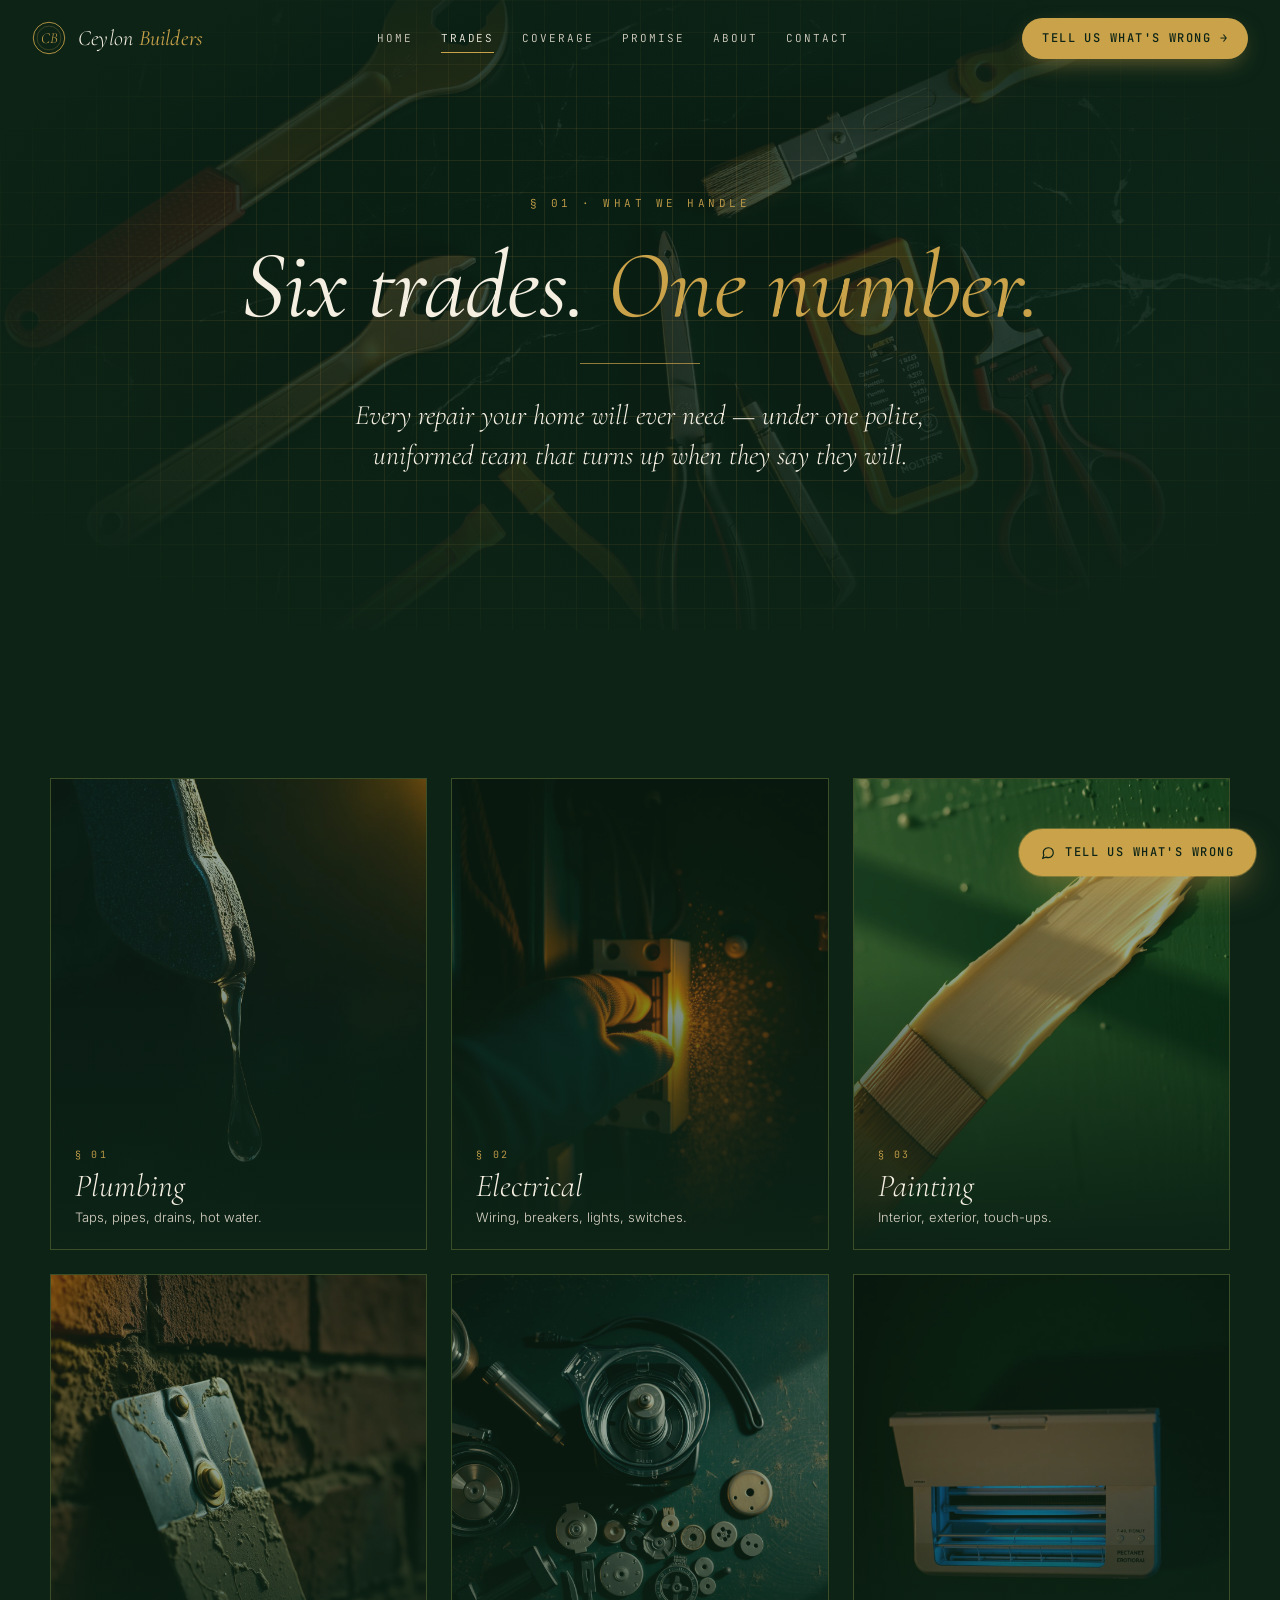
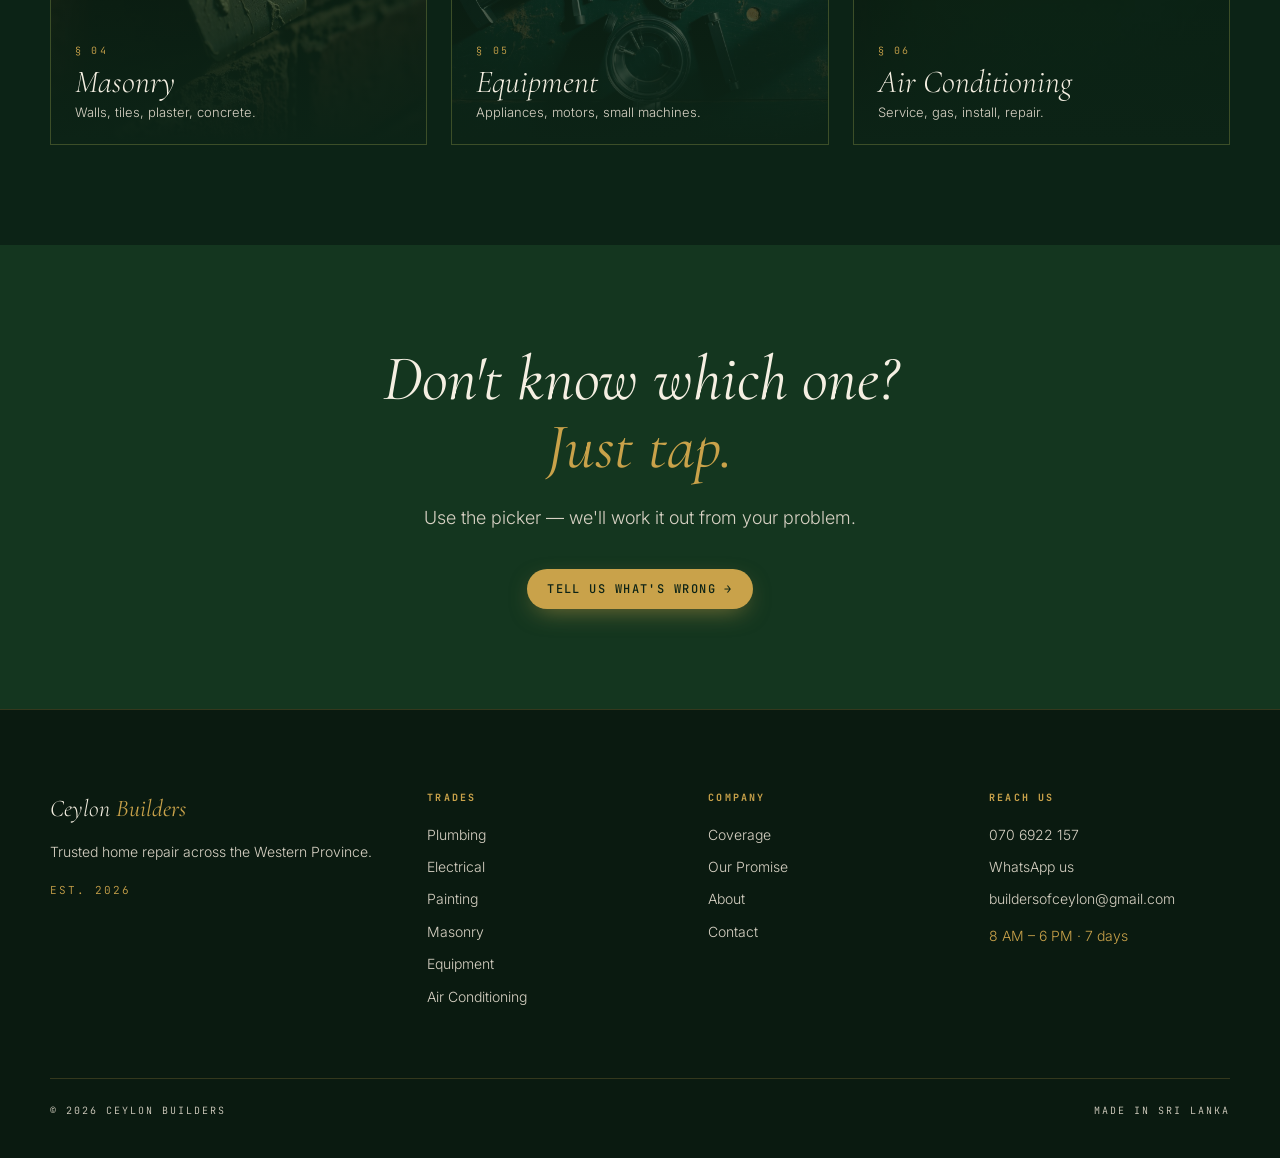
<file: trades/index.html>
<!doctype html>
<html lang="en">
<head>
<meta charset="utf-8">
<meta name="viewport" content="width=device-width,initial-scale=1">
<title>Trades — Ceylon Builders</title>
<meta name="description" content="Six trades, one number. Plumbing, electrical, painting, masonry, equipment repair and A/C across the Western Province.">
<meta property="og:title" content="Trades — Ceylon Builders">
<meta property="og:description" content="Six trades, one number. Plumbing, electrical, painting, masonry, equipment repair and A/C across the Western Province.">
<meta property="og:image" content="../assets/img/hero-trades.jpg">
<meta property="og:type" content="website">
<meta name="twitter:card" content="summary_large_image">
<link rel="preconnect" href="https://fonts.googleapis.com">
<link rel="preconnect" href="https://fonts.gstatic.com" crossorigin>
<link rel="stylesheet" href="https://fonts.googleapis.com/css2?family=Cormorant+Garamond:ital,wght@1,400;1,500&family=Inter:wght@300;400;500&family=JetBrains+Mono:wght@400;500&display=swap">
<link rel="stylesheet" href="../assets/css/site.css">
</head>
<body>
<header class="topbar">
  <a href="../index.html" class="brand">
    <svg class="brand-mark" viewBox="0 0 40 40" fill="none" xmlns="http://www.w3.org/2000/svg">
      <circle cx="20" cy="20" r="18.5" stroke="#c9a24a" stroke-width="1"/>
      <circle cx="20" cy="20" r="14" stroke="#c9a24a" stroke-width="0.6" opacity=".5"/>
      <text x="20" y="26" text-anchor="middle" font-family="Cormorant Garamond, serif" font-style="italic" font-size="18" fill="#c9a24a">CB</text>
    </svg>
    <span class="brand-name"><i>Ceylon</i> <b>Builders</b></span>
  </a>
  <nav class="nav">
    <a href="../index.html" class="">Home</a>
    <a href="../trades/index.html" class="active">Trades</a>
    <a href="../coverage.html" class="">Coverage</a>
    <a href="../promise.html" class="">Promise</a>
    <a href="../about.html" class="">About</a>
    <a href="../contact.html" class="">Contact</a>
  </nav>
  <a href="#" data-cb-picker class="cta-pill">Tell us what's wrong →</a>
  <button class="mobile-toggle" aria-label="Menu" onclick="document.querySelector('.nav').classList.toggle('open')">
    <svg width="22" height="22" viewBox="0 0 24 24" fill="none" stroke="currentColor" stroke-width="2"><path d="M3 6h18M3 12h18M3 18h18"/></svg>
  </button>
</header>
<section class="hero page-hero">
  <div class="hero-img-wrap">
    <img class="hero-img" src="../assets/img/hero-trades.jpg" alt="" loading="eager" fetchpriority="high">
  </div>
  <div class="grid-bg"></div>
  <div class="hero-inner">
    <div class="eyebrow">§ 01 · What we handle</div>
    <h1 class="wordmark"><i>Six trades.</i> <span class="amp">One number.</span></h1>
    <div class="hairline"></div>
    <p class="sub">Every repair your home will ever need — under one polite, uniformed team that turns up when they say they will.</p>
  </div>
</section>

<section class="section section-dark">
  <div class="wrap">
    <div class="trade-grid reveal">
      <a href="plumbing.html" class="trade-card"><span class="corner tl"></span><span class="corner tr"></span><span class="corner bl"></span><span class="corner br"></span><img src="../assets/img/trade-plumbing.jpg" alt="Plumbing" loading="lazy" width="1280" height="1600"><span class="arrow">→</span><div class="info"><div class="n">§ 01</div><div class="t">Plumbing</div><div class="d">Taps, pipes, drains, hot water.</div></div></a>
      <a href="electrical.html" class="trade-card"><span class="corner tl"></span><span class="corner tr"></span><span class="corner bl"></span><span class="corner br"></span><img src="../assets/img/trade-electrical.jpg" alt="Electrical" loading="lazy" width="1280" height="1600"><span class="arrow">→</span><div class="info"><div class="n">§ 02</div><div class="t">Electrical</div><div class="d">Wiring, breakers, lights, switches.</div></div></a>
      <a href="painting.html" class="trade-card"><span class="corner tl"></span><span class="corner tr"></span><span class="corner bl"></span><span class="corner br"></span><img src="../assets/img/trade-painting.jpg" alt="Painting" loading="lazy" width="1280" height="1600"><span class="arrow">→</span><div class="info"><div class="n">§ 03</div><div class="t">Painting</div><div class="d">Interior, exterior, touch-ups.</div></div></a>
      <a href="masonry.html" class="trade-card"><span class="corner tl"></span><span class="corner tr"></span><span class="corner bl"></span><span class="corner br"></span><img src="../assets/img/trade-masonry.jpg" alt="Masonry" loading="lazy" width="1280" height="1600"><span class="arrow">→</span><div class="info"><div class="n">§ 04</div><div class="t">Masonry</div><div class="d">Walls, tiles, plaster, concrete.</div></div></a>
      <a href="equipment.html" class="trade-card"><span class="corner tl"></span><span class="corner tr"></span><span class="corner bl"></span><span class="corner br"></span><img src="../assets/img/trade-equipment.jpg" alt="Equipment" loading="lazy" width="1280" height="1600"><span class="arrow">→</span><div class="info"><div class="n">§ 05</div><div class="t">Equipment</div><div class="d">Appliances, motors, small machines.</div></div></a>
      <a href="aircon.html" class="trade-card"><span class="corner tl"></span><span class="corner tr"></span><span class="corner bl"></span><span class="corner br"></span><img src="../assets/img/trade-aircon.jpg" alt="Air Conditioning" loading="lazy" width="1280" height="1600"><span class="arrow">→</span><div class="info"><div class="n">§ 06</div><div class="t">Air Conditioning</div><div class="d">Service, gas, install, repair.</div></div></a>
    </div>
  </div>
</section>

<section class="section section-mid center">
  <div class="wrap-narrow reveal">
    <h2 class="section-title">Don't know which one?<br><i style="color:var(--gold)">Just tap.</i></h2>
    <p class="section-lede" style="margin:0 auto 36px">Use the picker — we'll work it out from your problem.</p>
    <a href="#" data-cb-picker class="cta-pill">Tell us what's wrong →</a>
  </div>
</section>
<footer class="foot">
  <div class="foot-grid">
    <div>
      <div class="foot-mark"><i>Ceylon</i> <b>Builders</b></div>
      <p>Trusted home repair across the Western Province.</p>
      <p style="font-family:var(--mono); font-size:11px; letter-spacing:.18em; color:var(--gold); margin-top:18px">EST. 2026</p>
    </div>
    <div>
      <h4>Trades</h4>
      <a href="../trades/plumbing.html">Plumbing</a>
      <a href="../trades/electrical.html">Electrical</a>
      <a href="../trades/painting.html">Painting</a>
      <a href="../trades/masonry.html">Masonry</a>
      <a href="../trades/equipment.html">Equipment</a>
      <a href="../trades/aircon.html">Air Conditioning</a>
    </div>
    <div>
      <h4>Company</h4>
      <a href="../coverage.html">Coverage</a>
      <a href="../promise.html">Our Promise</a>
      <a href="../about.html">About</a>
      <a href="../contact.html">Contact</a>
    </div>
    <div>
      <h4>Reach us</h4>
      <a data-cb-tel><span data-cb-phone></span></a>
      <a data-cb-wa="Hi Ceylon Builders — I'd like to know more.">WhatsApp us</a>
      <a data-cb-email></a>
      <p data-cb-hours style="color:var(--gold); margin-top:14px"></p>
    </div>
  </div>
  <div class="foot-bottom">
    <span>© 2026 Ceylon Builders</span>
    <span>Made in Sri Lanka</span>
  </div>
</footer>

<script src="../assets/js/problems.js"></script>
<script src="../assets/js/site.js"></script>
</body>
</html>
</file>
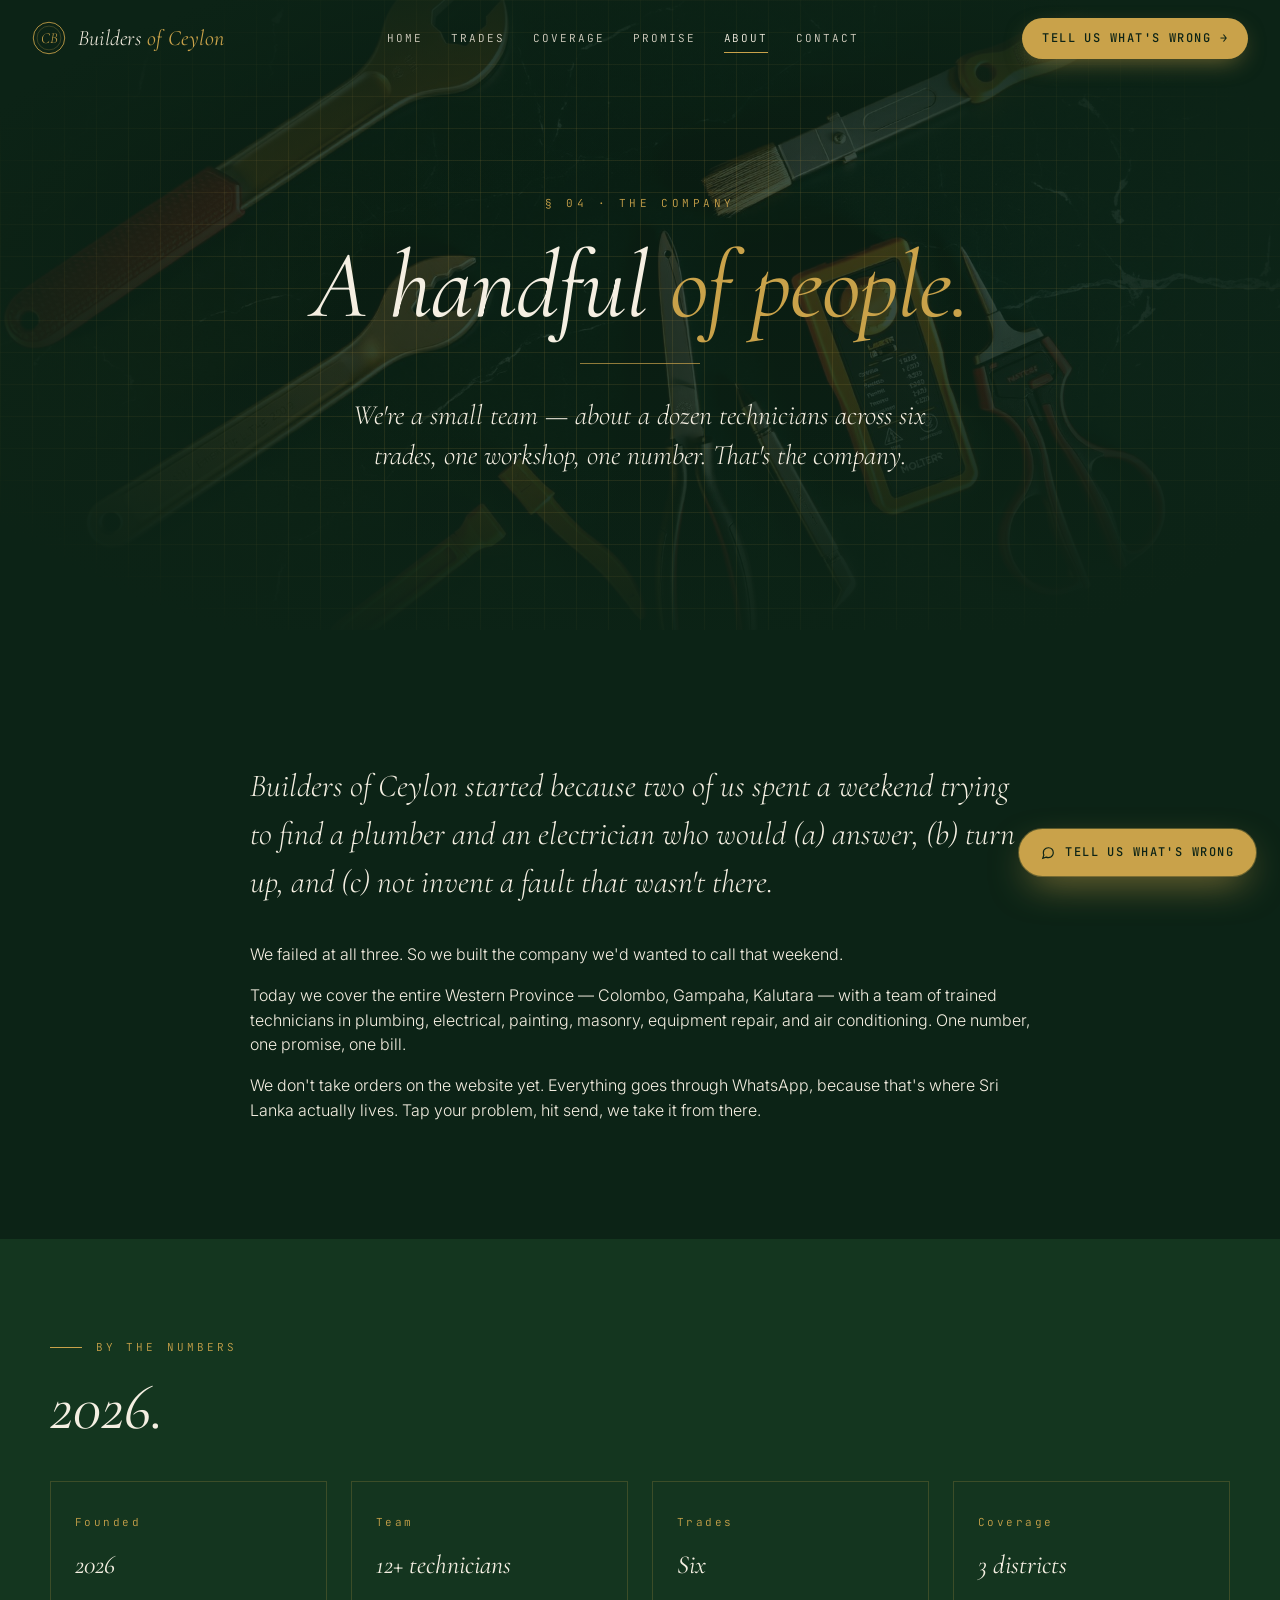
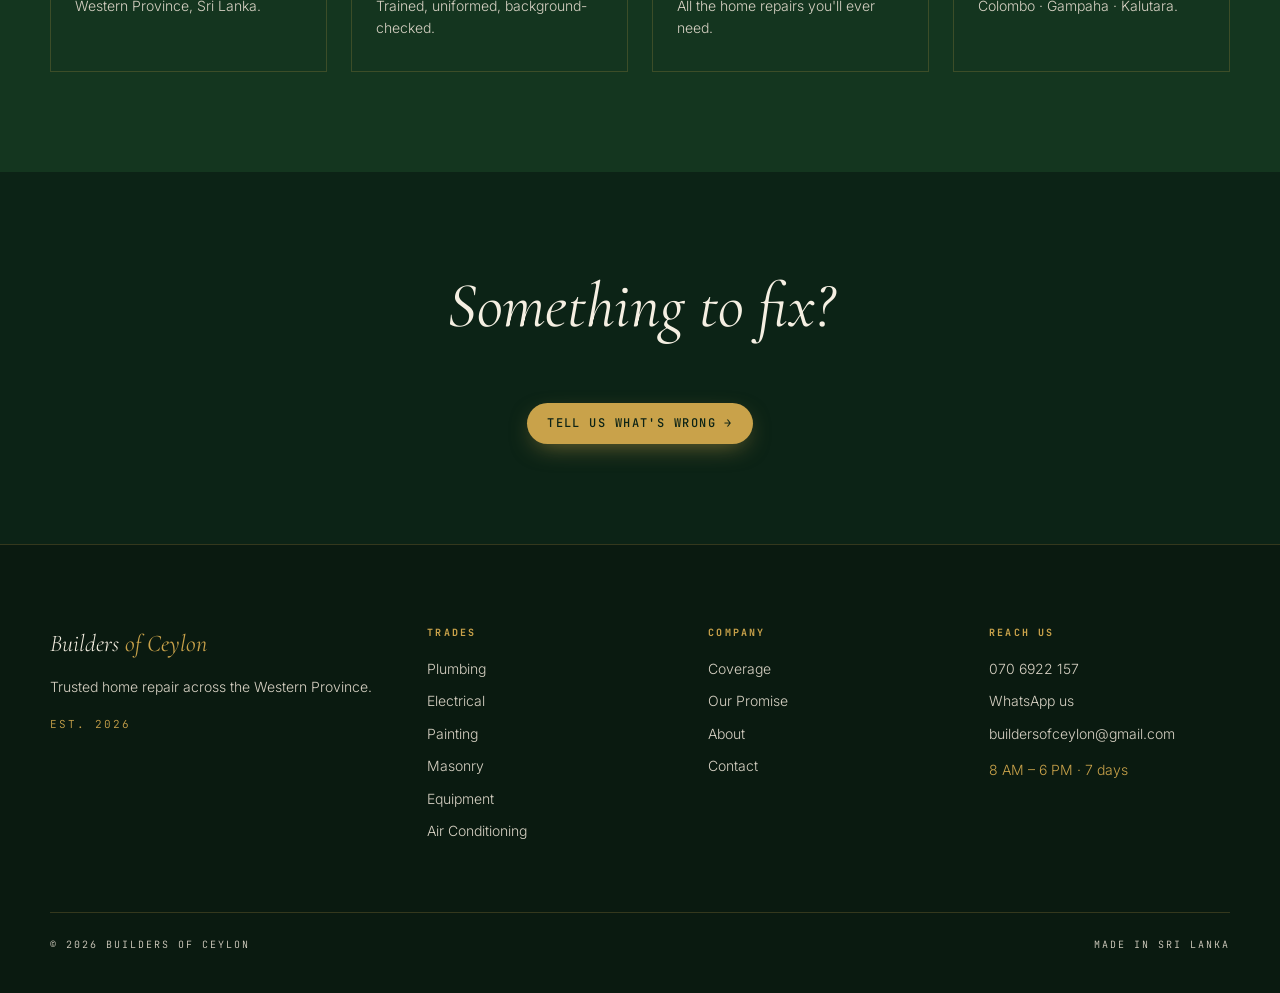
<file: about.html>
<!doctype html>
<html lang="en">
<head>
<meta charset="utf-8">
<meta name="viewport" content="width=device-width,initial-scale=1">
<title>About — Builders of Ceylon</title>
<link rel="icon" type="image/svg+xml" href="favicon.svg">
<meta name="description" content="A small team of trained technicians fixing homes across Sri Lanka's Western Province. Founded 2026.">
<meta property="og:title" content="About — Builders of Ceylon">
<meta property="og:description" content="A small team of trained technicians fixing homes across Sri Lanka's Western Province. Founded 2026.">
<meta property="og:image" content="assets/img/hero-trades.jpg">
<meta property="og:type" content="website">
<meta name="twitter:card" content="summary_large_image">
<link rel="preconnect" href="https://fonts.googleapis.com">
<link rel="preconnect" href="https://fonts.gstatic.com" crossorigin>
<link rel="stylesheet" href="https://fonts.googleapis.com/css2?family=Cormorant+Garamond:ital,wght@1,400;1,500&family=Inter:wght@300;400;500&family=JetBrains+Mono:wght@400;500&display=swap">
<link rel="stylesheet" href="assets/css/site.css">
<script type="text/javascript">
    (function(c,l,a,r,i,t,y){
        c[a]=c[a]||function(){(c[a].q=c[a].q||[]).push(arguments)};
        t=l.createElement(r);t.async=1;t.src="https://www.clarity.ms/tag/"+i;
        y=l.getElementsByTagName(r)[0];y.parentNode.insertBefore(t,y);
    })(window, document, "clarity", "script", "wsuok7t3o7");
</script>
</head>
<body>
<header class="topbar">
  <a href="index.html" class="brand">
    <svg class="brand-mark" viewBox="0 0 40 40" fill="none" xmlns="http://www.w3.org/2000/svg">
      <circle cx="20" cy="20" r="18.5" stroke="#c9a24a" stroke-width="1"/>
      <circle cx="20" cy="20" r="14" stroke="#c9a24a" stroke-width="0.6" opacity=".5"/>
      <text x="20" y="26" text-anchor="middle" font-family="Cormorant Garamond, serif" font-style="italic" font-size="18" fill="#c9a24a">CB</text>
    </svg>
    <span class="brand-name"><i>Builders</i> <b>of Ceylon</b></span>
  </a>
  <nav class="nav">
    <a href="index.html" class="">Home</a>
    <a href="trades/index.html" class="">Trades</a>
    <a href="coverage.html" class="">Coverage</a>
    <a href="promise.html" class="">Promise</a>
    <a href="about.html" class="active">About</a>
    <a href="contact.html" class="">Contact</a>
  </nav>
  <a href="#" data-cb-picker class="cta-pill">Tell us what's wrong →</a>
  <button class="mobile-toggle" aria-label="Menu" onclick="document.querySelector('.nav').classList.toggle('open')">
    <svg width="22" height="22" viewBox="0 0 24 24" fill="none" stroke="currentColor" stroke-width="2"><path d="M3 6h18M3 12h18M3 18h18"/></svg>
  </button>
</header>
<section class="hero page-hero">
  <div class="hero-img-wrap">
    <img class="hero-img" src="assets/img/hero-trades.jpg" alt="" loading="eager" fetchpriority="high">
  </div>
  <div class="grid-bg"></div>
  <div class="hero-inner">
    <div class="eyebrow">§ 04 · The company</div>
    <h1 class="wordmark"><i>A handful</i> <span class="amp">of people.</span></h1>
    <div class="hairline"></div>
    <p class="sub">We're a small team — about a dozen technicians across six trades, one workshop, one number. That's the company.</p>
  </div>
</section>

<section class="section section-dark">
  <div class="wrap-narrow reveal">
    <p style="font-family:var(--serif); font-style:italic; font-size:clamp(24px,3vw,32px); line-height:1.5; color:var(--paper)">Builders of Ceylon started because two of us spent a weekend trying to find a plumber and an electrician who would (a) answer, (b) turn up, and (c) not invent a fault that wasn't there.</p>
    <p style="margin-top:36px">We failed at all three. So we built the company we'd wanted to call that weekend.</p>
    <p>Today we cover the entire Western Province — Colombo, Gampaha, Kalutara — with a team of trained technicians in plumbing, electrical, painting, masonry, equipment repair, and air conditioning. One number, one promise, one bill.</p>
    <p>We don't take orders on the website yet. Everything goes through WhatsApp, because that's where Sri Lanka actually lives. Tap your problem, hit send, we take it from there.</p>
  </div>
</section>

<section class="section section-mid">
  <div class="wrap reveal">
    <div class="section-label">By the numbers</div>
    <h2 class="section-title">2026.</h2>
    <div class="steps" style="margin-top:40px">
      <div class="step"><div class="num">Founded</div><h3>2026</h3><p>Western Province, Sri Lanka.</p></div>
      <div class="step"><div class="num">Team</div><h3>12+ technicians</h3><p>Trained, uniformed, background-checked.</p></div>
      <div class="step"><div class="num">Trades</div><h3>Six</h3><p>All the home repairs you'll ever need.</p></div>
      <div class="step"><div class="num">Coverage</div><h3>3 districts</h3><p>Colombo · Gampaha · Kalutara.</p></div>
    </div>
  </div>
</section>

<section class="section section-dark center">
  <div class="wrap-narrow reveal">
    <h2 class="section-title">Something to fix?</h2>
    <a href="#" data-cb-picker class="cta-pill mt-40">Tell us what's wrong →</a>
  </div>
</section>
<footer class="foot">
  <div class="foot-grid">
    <div>
      <div class="foot-mark"><i>Builders</i> <b>of Ceylon</b></div>
      <p>Trusted home repair across the Western Province.</p>
      <p style="font-family:var(--mono); font-size:11px; letter-spacing:.18em; color:var(--gold); margin-top:18px">EST. 2026</p>
    </div>
    <div>
      <h4>Trades</h4>
      <a href="trades/plumbing.html">Plumbing</a>
      <a href="trades/electrical.html">Electrical</a>
      <a href="trades/painting.html">Painting</a>
      <a href="trades/masonry.html">Masonry</a>
      <a href="trades/equipment.html">Equipment</a>
      <a href="trades/aircon.html">Air Conditioning</a>
    </div>
    <div>
      <h4>Company</h4>
      <a href="coverage.html">Coverage</a>
      <a href="promise.html">Our Promise</a>
      <a href="about.html">About</a>
      <a href="contact.html">Contact</a>
    </div>
    <div>
      <h4>Reach us</h4>
      <a data-cb-tel><span data-cb-phone></span></a>
      <a data-cb-wa="Hi Builders of Ceylon — I'd like to know more.">WhatsApp us</a>
      <a data-cb-email></a>
      <p data-cb-hours style="color:var(--gold); margin-top:14px"></p>
    </div>
  </div>
  <div class="foot-bottom">
    <span>© 2026 Builders of Ceylon</span>
    <span>Made in Sri Lanka</span>
  </div>
</footer>

<script src="assets/js/problems.js"></script>
<script src="assets/js/site.js"></script>
</body>
</html>
</file>
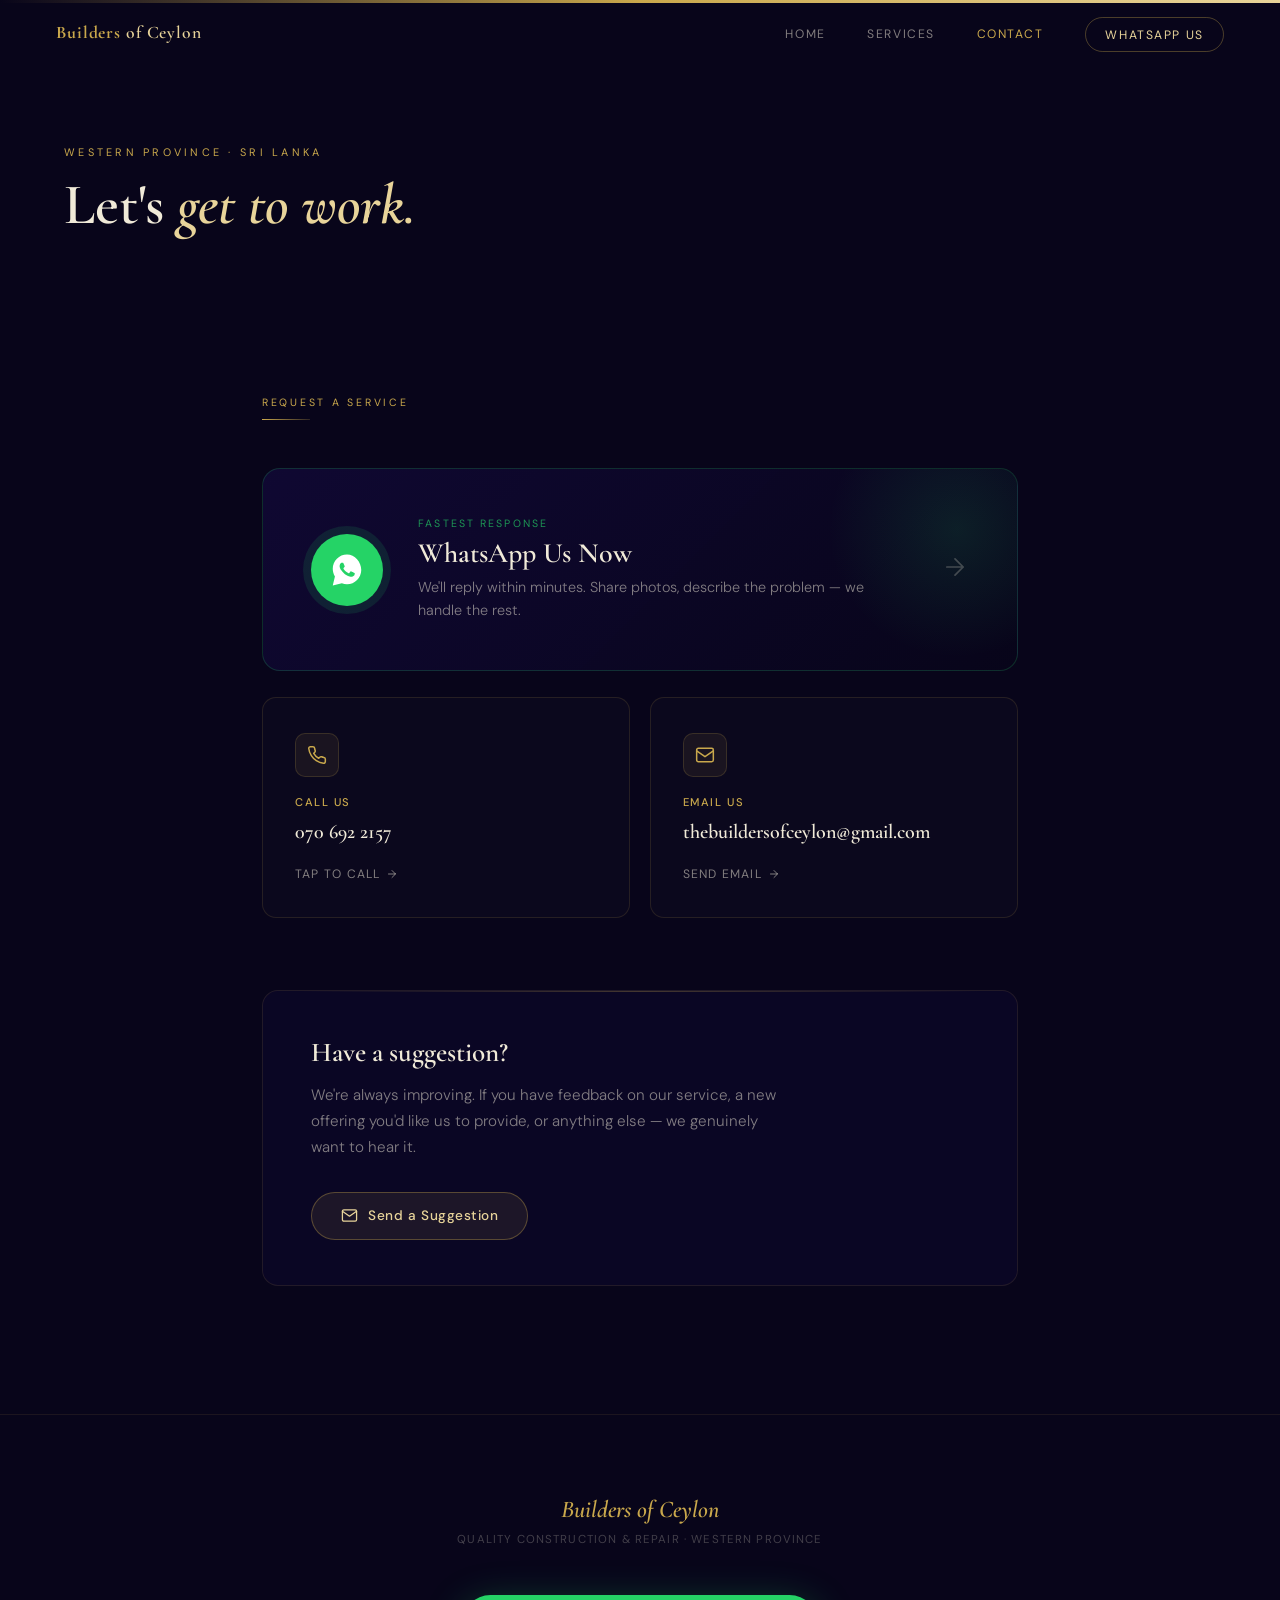
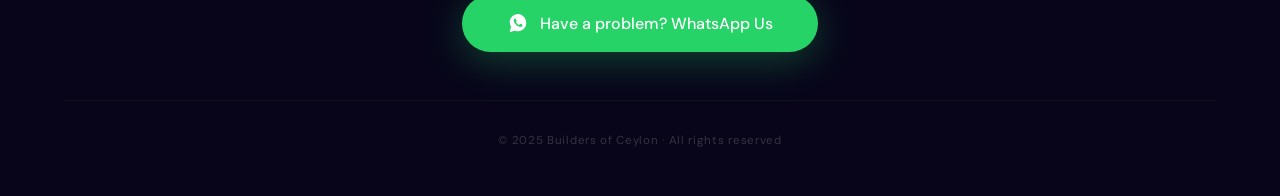
<file: contact.html>
<!DOCTYPE html>
<html lang="en">
<head>
  <meta charset="UTF-8" />
  <meta name="viewport" content="width=device-width, initial-scale=1.0" />
  <title>Contact — Builders of Ceylon</title>
  <link rel="preconnect" href="https://fonts.googleapis.com" />
  <link rel="preconnect" href="https://fonts.gstatic.com" crossorigin />
  <link href="https://fonts.googleapis.com/css2?family=Cormorant+Garamond:ital,wght@0,500;0,600;0,700;1,500;1,600&family=DM+Sans:opsz,wght@9..40,300;9..40,400;9..40,500&display=swap" rel="stylesheet" />
  <style>
/* ================================================================
   ROOT & RESET
================================================================ */
:root {
  --night:     #08051a;
  --deep:      #110935;
  --purple:    #1e1050;
  --gold:      #c9a84c;
  --gold-lt:   #e8d49a;
  --gold-pale: #f4ecca;
  --white:     #f0ead8;
  --muted:     rgba(240,234,216,0.52);
  --green:     #25D366;
  --green-dk:  #1da851;
  --ease:      cubic-bezier(0.4, 0, 0.2, 1);
  --ff-d:      'Cormorant Garamond', Georgia, serif;
  --ff-b:      'DM Sans', system-ui, sans-serif;
}
*, *::before, *::after { box-sizing: border-box; margin: 0; padding: 0; }
html { scroll-behavior: smooth; }
body {
  font-family: var(--ff-b);
  background: var(--night);
  color: var(--white);
  min-height: 100vh;
  overflow-x: hidden;
}
a { text-decoration: none; color: inherit; }

/* ================================================================
   REVEAL
================================================================ */
.reveal {
  opacity: 0; transform: translateY(28px);
  transition: opacity 0.75s var(--ease), transform 0.75s var(--ease);
}
.reveal.on { opacity: 1; transform: translateY(0); }
.reveal-d1 { transition-delay: 0.1s; }
.reveal-d2 { transition-delay: 0.22s; }
.reveal-d3 { transition-delay: 0.34s; }
.reveal-d4 { transition-delay: 0.46s; }

/* ================================================================
   NAV
================================================================ */
#nav {
  position: fixed; inset: 0 0 auto 0; z-index: 999;
  display: flex; align-items: center; justify-content: space-between;
  padding: 1.4rem 3.5rem;
  transition: background 0.5s, backdrop-filter 0.5s, border-color 0.5s;
  border-bottom: 1px solid transparent;
}
#nav.scrolled {
  background: rgba(8,5,26,0.92);
  backdrop-filter: blur(20px);
  -webkit-backdrop-filter: blur(20px);
  border-color: rgba(201,168,76,0.14);
}
.logo {
  font-family: var(--ff-d);
  font-size: 1.1rem; font-weight: 600; letter-spacing: 0.05em;
  color: var(--gold-lt);
}
.logo strong { font-weight: 700; color: var(--gold); }
.nav-links { list-style: none; display: flex; gap: 2.6rem; align-items: center; }
.nav-links a {
  font-size: 0.76rem; font-weight: 400;
  letter-spacing: 0.13em; text-transform: uppercase;
  color: var(--muted); transition: color 0.22s;
}
.nav-links a:hover { color: var(--gold-lt); }
.nav-links a.active { color: var(--gold); }
.nav-links .nav-cta {
  padding: 0.55rem 1.2rem;
  border: 1px solid rgba(201,168,76,0.35); border-radius: 50px;
  color: var(--gold-lt);
  transition: background 0.22s, border-color 0.22s, color 0.22s;
}
.nav-links .nav-cta:hover { background: rgba(201,168,76,0.1); border-color: var(--gold); color: var(--gold); }

/* ================================================================
   HERO STRIP
================================================================ */
.hero-strip {
  position: relative; overflow: hidden;
  min-height: 300px;
  display: flex; align-items: flex-end;
  padding: 0 4rem 4rem;
  margin-top: 0;
  background: var(--deep);
}

/* Architectural line-art overlay */
.hero-strip::before {
  content: '';
  position: absolute; inset: 0;
  background:
    radial-gradient(ellipse 55% 80% at 80% 50%, rgba(201,168,76,0.1) 0%, transparent 70%),
    linear-gradient(to bottom, rgba(8,5,26,0) 0%, rgba(8,5,26,0.6) 100%);
}
/* Animated gold shimmer bar at top */
.hero-strip::after {
  content: '';
  position: absolute; top: 0; left: 0; right: 0;
  height: 3px;
  background: linear-gradient(90deg, transparent, var(--gold), var(--gold-lt), var(--gold), transparent);
  background-size: 200% 100%;
  animation: shimmer 3.5s linear infinite;
}
@keyframes shimmer {
  0%   { background-position: 200% 0; }
  100% { background-position: -200% 0; }
}

/* Construction grid bg lines */
.strip-grid {
  position: absolute; inset: 0; pointer-events: none;
  background-image:
    linear-gradient(rgba(201,168,76,0.04) 1px, transparent 1px),
    linear-gradient(90deg, rgba(201,168,76,0.04) 1px, transparent 1px);
  background-size: 52px 52px;
}

/* Subtle dim-pulse matching index.html */
.strip-pulse {
  position: absolute; inset: 0; background: var(--night);
  animation: stripDim 8s ease-in-out infinite;
  pointer-events: none;
}
@keyframes stripDim {
  0%,100% { opacity: 0; }
  50%     { opacity: 0.3; }
}

.strip-content { position: relative; z-index: 2; padding-top: 8rem; }
.strip-eyebrow {
  font-size: 0.68rem; letter-spacing: 0.3em; text-transform: uppercase;
  color: var(--gold); font-weight: 400; margin-bottom: 0.9rem; display: block;
}
.strip-heading {
  font-family: var(--ff-d);
  font-size: clamp(2.6rem, 4.5vw, 4rem); font-weight: 600; line-height: 1.08;
  color: var(--white);
}
.strip-heading em { font-style: italic; color: var(--gold-lt); }

/* ================================================================
   MAIN LAYOUT
================================================================ */
main {
  max-width: 820px;
  margin: 0 auto;
  padding: 6rem 2rem 8rem;
}

/* ================================================================
   SECTION LABEL
================================================================ */
.section-label {
  font-size: 0.66rem; letter-spacing: 0.26em; text-transform: uppercase;
  color: var(--gold); font-weight: 400; margin-bottom: 0.6rem; display: block;
}
.divider {
  width: 48px; height: 1px; margin-bottom: 3rem;
  background: linear-gradient(90deg, var(--gold), rgba(201,168,76,0.2));
}

/* ================================================================
   WHATSAPP PRIMARY CARD
================================================================ */
.wa-card {
  display: flex; align-items: center; gap: 2.2rem;
  padding: 3rem;
  background: linear-gradient(135deg, rgba(17,9,53,0.9) 0%, rgba(8,5,26,0.95) 100%);
  border: 1px solid rgba(37,211,102,0.2);
  border-radius: 18px;
  position: relative; overflow: hidden;
  margin-bottom: 1.6rem; cursor: pointer;
  transition: transform 0.3s var(--ease), box-shadow 0.3s var(--ease), border-color 0.3s;
  text-decoration: none; color: inherit;
}
.wa-card::before {
  content: '';
  position: absolute; top: -80px; right: -80px;
  width: 280px; height: 280px; border-radius: 50%;
  background: radial-gradient(circle, rgba(37,211,102,0.12) 0%, transparent 65%);
  transition: transform 0.5s var(--ease);
}
.wa-card:hover {
  transform: translateY(-4px);
  box-shadow: 0 24px 72px rgba(0,0,0,0.5);
  border-color: rgba(37,211,102,0.4);
}
.wa-card:hover::before { transform: scale(1.5); }

.wa-icon {
  width: 72px; height: 72px; flex-shrink: 0; border-radius: 50%;
  background: var(--green);
  display: flex; align-items: center; justify-content: center;
  box-shadow: 0 0 0 8px rgba(37,211,102,0.12);
  animation: pulseWa 2.8s ease-in-out infinite;
}
@keyframes pulseWa {
  0%,100% { box-shadow: 0 0 0 8px rgba(37,211,102,0.12); }
  50%      { box-shadow: 0 0 0 18px rgba(37,211,102,0.04); }
}
.wa-icon svg { width: 38px; height: 38px; fill: white; }

.wa-text { position: relative; z-index: 1; flex: 1; }
.wa-label {
  font-size: 0.66rem; letter-spacing: 0.2em; text-transform: uppercase;
  color: rgba(37,211,102,0.7); margin-bottom: 0.4rem;
}
.wa-title {
  font-family: var(--ff-d);
  font-size: 1.75rem; font-weight: 600; color: var(--white); margin-bottom: 0.4rem;
}
.wa-sub { font-size: 0.9rem; color: var(--muted); font-weight: 300; line-height: 1.6; }

.wa-arrow {
  flex-shrink: 0; opacity: 0.35;
  transition: opacity 0.3s, transform 0.3s;
}
.wa-card:hover .wa-arrow { opacity: 1; transform: translateX(6px); }

/* ================================================================
   CONTACT GRID — call + email
================================================================ */
.contact-grid {
  display: grid; grid-template-columns: 1fr 1fr;
  gap: 1.2rem; margin-bottom: 4.5rem;
}
.contact-card {
  padding: 2.2rem 2rem;
  border: 1px solid rgba(201,168,76,0.14);
  border-radius: 14px;
  background: rgba(255,255,255,0.015);
  text-decoration: none; color: inherit;
  display: flex; flex-direction: column; gap: 0.7rem;
  position: relative; overflow: hidden;
  transition: border-color 0.28s, background 0.28s, transform 0.28s var(--ease);
}
.contact-card::after {
  content: '';
  position: absolute; bottom: 0; left: 0; right: 0;
  height: 2px; border-radius: 0 0 14px 14px;
  transform: scaleX(0); transform-origin: left;
  transition: transform 0.3s var(--ease);
}
.contact-card.call::after  { background: var(--gold); }
.contact-card.email::after { background: var(--gold-lt); }
.contact-card:hover {
  border-color: rgba(201,168,76,0.35);
  background: rgba(201,168,76,0.04);
  transform: translateY(-3px);
}
.contact-card:hover::after { transform: scaleX(1); }

.card-icon {
  width: 44px; height: 44px;
  border-radius: 10px;
  background: rgba(201,168,76,0.08);
  border: 1px solid rgba(201,168,76,0.18);
  display: flex; align-items: center; justify-content: center;
  margin-bottom: 0.4rem;
}
.card-icon svg {
  width: 20px; height: 20px;
  stroke: var(--gold); fill: none;
  stroke-width: 1.8; stroke-linecap: round; stroke-linejoin: round;
}
.card-title {
  font-size: 0.7rem; letter-spacing: 0.14em; text-transform: uppercase;
  color: var(--gold); font-weight: 500;
}
.card-detail {
  font-family: var(--ff-d);
  font-size: 1.25rem; font-weight: 600; color: var(--white); line-height: 1.25;
}
.card-cta {
  display: flex; align-items: center; gap: 6px;
  font-size: 0.76rem; font-weight: 400;
  letter-spacing: 0.1em; text-transform: uppercase;
  color: var(--muted);
  margin-top: auto; padding-top: 0.6rem;
  transition: color 0.22s;
}
.contact-card:hover .card-cta { color: var(--gold-lt); }
.card-cta svg {
  width: 12px; height: 12px;
  stroke: currentColor; fill: none;
  stroke-width: 2; stroke-linecap: round; stroke-linejoin: round;
  transition: transform 0.22s;
}
.contact-card:hover .card-cta svg { transform: translateX(3px); }

/* ================================================================
   SUGGESTION BLOCK
================================================================ */
.suggestion-wrap {
  border: 1px solid rgba(201,168,76,0.12);
  border-radius: 16px;
  padding: 2.8rem 3rem;
  background: rgba(17,9,53,0.4);
  position: relative; overflow: hidden;
}
.suggestion-wrap::before {
  content: '';
  position: absolute; top: 0; left: 0; right: 0;
  height: 1px;
  background: linear-gradient(90deg, transparent 5%, rgba(201,168,76,0.3) 50%, transparent 95%);
}
.suggestion-heading {
  font-family: var(--ff-d);
  font-size: 1.7rem; font-weight: 600; color: var(--white);
  margin-bottom: 0.8rem;
}
.suggestion-sub {
  font-size: 0.95rem; font-weight: 300; color: var(--muted);
  line-height: 1.72; max-width: 480px; margin-bottom: 2rem;
}
.btn-suggest {
  display: inline-flex; align-items: center; gap: 0.65rem;
  padding: 0.9rem 1.8rem;
  background: rgba(201,168,76,0.1);
  border: 1px solid rgba(201,168,76,0.35);
  border-radius: 50px; cursor: pointer;
  font-family: var(--ff-b); font-size: 0.85rem; font-weight: 500;
  color: var(--gold-lt); letter-spacing: 0.04em;
  text-decoration: none;
  transition: background 0.22s, border-color 0.22s, transform 0.22s, color 0.22s;
}
.btn-suggest:hover {
  background: rgba(201,168,76,0.18);
  border-color: var(--gold);
  transform: translateY(-2px);
  color: var(--gold);
}
.btn-suggest svg { width: 17px; height: 17px; flex-shrink: 0; }

/* ================================================================
   FOOTER
================================================================ */
footer {
  background: var(--night);
  border-top: 1px solid rgba(201,168,76,0.1);
  padding: 5rem 4rem 3rem;
  text-align: center;
}
.footer-brand {
  font-family: var(--ff-d);
  font-size: 1.5rem; font-weight: 600; font-style: italic;
  color: var(--gold); margin-bottom: 0.5rem;
}
.footer-tagline {
  font-size: 0.72rem; letter-spacing: 0.1em; text-transform: uppercase;
  color: rgba(240,234,216,0.25); margin-bottom: 3rem;
}
.btn-footer-wa {
  display: inline-flex; align-items: center; gap: 0.7rem;
  padding: 1.1rem 2.8rem;
  background: var(--green); color: #fff;
  font-family: var(--ff-b); font-size: 1rem; font-weight: 500;
  border-radius: 50px; cursor: pointer;
  box-shadow: 0 8px 40px rgba(37,211,102,0.3);
  transition: transform 0.22s var(--ease), box-shadow 0.22s, background 0.22s;
  margin-bottom: 3rem;
}
.btn-footer-wa:hover {
  background: var(--green-dk); transform: translateY(-4px);
  box-shadow: 0 14px 52px rgba(37,211,102,0.48);
}
.btn-footer-wa svg { width: 22px; height: 22px; fill: white; }
.footer-bottom {
  padding-top: 2rem;
  border-top: 1px solid rgba(201,168,76,0.08);
  font-size: 0.72rem; color: rgba(240,234,216,0.2);
  letter-spacing: 0.06em;
}

/* ================================================================
   RESPONSIVE
================================================================ */
@media (max-width: 640px) {
  #nav { padding: 1.1rem 1.5rem; }
  .nav-links li:not(:last-child) { display: none; }
  .hero-strip { padding: 0 1.5rem 3rem; }
  main { padding: 4rem 1.2rem 6rem; }
  .wa-card { flex-direction: column; align-items: flex-start; padding: 2rem; gap: 1.5rem; }
  .wa-arrow { display: none; }
  .contact-grid { grid-template-columns: 1fr; }
  .suggestion-wrap { padding: 2rem 1.5rem; }
  footer { padding: 4rem 1.5rem 2.5rem; }
}
  </style>
</head>
<body>

<!-- ═══════════════════════════════════════
     NAV
═══════════════════════════════════════ -->
<nav id="nav">
  <a class="logo" href="index.html"><strong>Builders</strong> of Ceylon</a>
  <ul class="nav-links">
    <li><a href="index.html">Home</a></li>
    <li><a href="Explore.html">Services</a></li>
    <li><a href="contact.html" class="active">Contact</a></li>
    <li><a class="nav-cta" href="https://wa.me/94706922157?text=Hi%20Builders%20of%20Ceylon" target="_blank" rel="noopener">WhatsApp Us</a></li>
  </ul>
</nav>


<!-- ═══════════════════════════════════════
     HERO STRIP
═══════════════════════════════════════ -->
<div class="hero-strip">
  <div class="strip-grid" aria-hidden="true"></div>
  <div class="strip-pulse" aria-hidden="true"></div>
  <div class="strip-content">
    <span class="strip-eyebrow">Western Province · Sri Lanka</span>
    <h1 class="strip-heading">Let's <em>get to work.</em></h1>
  </div>
</div>


<!-- ═══════════════════════════════════════
     MAIN
═══════════════════════════════════════ -->
<main>

  <span class="section-label reveal">Request a Service</span>
  <div class="divider reveal reveal-d1"></div>

  <!-- WhatsApp Primary -->
  <a href="https://wa.me/94706922157?text=Hi%20Builders%20of%20Ceylon"
     target="_blank" rel="noopener noreferrer"
     class="wa-card reveal reveal-d2"
     aria-label="Chat with us on WhatsApp">
    <div class="wa-icon">
      <svg viewBox="0 0 32 32" xmlns="http://www.w3.org/2000/svg">
        <path d="M16 3C9.37 3 4 8.37 4 15c0 2.39.67 4.63 1.83 6.54L4 29l7.7-1.8A12.93 12.93 0 0016 28c6.63 0 12-5.37 12-12S22.63 3 16 3zm6.4 17.03c-.27.76-1.59 1.47-2.18 1.56-.54.08-1.22.12-1.98-.12-.46-.14-1.05-.34-1.8-.66-3.16-1.36-5.22-4.55-5.38-4.77-.16-.22-1.28-1.7-1.28-3.25s.82-2.3 1.11-2.61c.28-.3.62-.38.82-.38.21 0 .41.01.59.02.19.01.45-.07.7.54.27.63.9 2.18.98 2.34.08.16.14.35.03.56-.11.21-.16.34-.32.52-.16.18-.34.4-.48.54-.16.16-.32.33-.14.64.18.31.8 1.32 1.72 2.14 1.18 1.05 2.18 1.38 2.49 1.54.31.16.49.13.67-.08.18-.21.78-.91 1-1.22.22-.31.43-.25.72-.15.3.1 1.88.89 2.2 1.05.32.16.53.24.61.37.08.14.08.8-.19 1.56z"/>
      </svg>
    </div>
    <div class="wa-text">
      <p class="wa-label">Fastest Response</p>
      <h2 class="wa-title">WhatsApp Us Now</h2>
      <p class="wa-sub">We'll reply within minutes. Share photos, describe the problem — we handle the rest.</p>
    </div>
    <div class="wa-arrow">
      <svg width="28" height="28" viewBox="0 0 24 24" fill="none" stroke="rgba(240,234,216,0.7)" stroke-width="1.5" stroke-linecap="round" stroke-linejoin="round">
        <path d="M5 12h14M12 5l7 7-7 7"/>
      </svg>
    </div>
  </a>

  <!-- Call + Email -->
  <div class="contact-grid reveal reveal-d3">
    <a href="tel:+94706922157" class="contact-card call">
      <div class="card-icon">
        <svg viewBox="0 0 24 24">
          <path d="M22 16.92v3a2 2 0 01-2.18 2 19.79 19.79 0 01-8.63-3.07 19.5 19.5 0 01-6-6A19.79 19.79 0 012.12 4.18 2 2 0 014.11 2h3a2 2 0 012 1.72c.127.96.361 1.903.7 2.81a2 2 0 01-.45 2.11L8.09 9.91a16 16 0 006 6l1.27-1.27a2 2 0 012.11-.45c.907.339 1.85.573 2.81.7A2 2 0 0122 16.92z"/>
        </svg>
      </div>
      <p class="card-title">Call Us</p>
      <p class="card-detail">070 692 2157</p>
      <div class="card-cta">
        Tap to call
        <svg viewBox="0 0 24 24"><path d="M5 12h14M12 5l7 7-7 7"/></svg>
      </div>
    </a>

    <a href="mailto:thebuildersofceylon@gmail.com" class="contact-card email">
      <div class="card-icon">
        <svg viewBox="0 0 24 24">
          <rect x="2" y="4" width="20" height="16" rx="2"/>
          <path d="M2 7l10 7 10-7"/>
        </svg>
      </div>
      <p class="card-title">Email Us</p>
      <p class="card-detail">thebuildersofceylon@gmail.com</p>
      <div class="card-cta">
        Send email
        <svg viewBox="0 0 24 24"><path d="M5 12h14M12 5l7 7-7 7"/></svg>
      </div>
    </a>
  </div>

  <!-- Suggestion -->
  <div class="suggestion-wrap reveal reveal-d4">
    <h3 class="suggestion-heading">Have a suggestion?</h3>
    <p class="suggestion-sub">We're always improving. If you have feedback on our service, a new offering you'd like us to provide, or anything else — we genuinely want to hear it.</p>
    <a href="mailto:thebuildersofceylon@gmail.com?subject=Suggestion%20for%20Builders%20of%20Ceylon" class="btn-suggest">
      <svg viewBox="0 0 24 24" fill="none" stroke="currentColor" stroke-width="1.8" stroke-linecap="round" stroke-linejoin="round">
        <path d="M4 4h16c1.1 0 2 .9 2 2v12c0 1.1-.9 2-2 2H4c-1.1 0-2-.9-2-2V6c0-1.1.9-2 2-2z"/>
        <polyline points="22,6 12,13 2,6"/>
      </svg>
      Send a Suggestion
    </a>
  </div>

</main>


<!-- ═══════════════════════════════════════
     FOOTER
═══════════════════════════════════════ -->
<footer>
  <p class="footer-brand">Builders of Ceylon</p>
  <p class="footer-tagline">Quality construction &amp; repair · Western Province</p>

  <a href="https://wa.me/94706922157?text=Hi%20Builders%20of%20Ceylon"
     target="_blank" rel="noopener"
     class="btn-footer-wa">
    <svg viewBox="0 0 32 32" xmlns="http://www.w3.org/2000/svg">
      <path d="M16 3C9.37 3 4 8.37 4 15c0 2.39.67 4.63 1.83 6.54L4 29l7.7-1.8A12.93 12.93 0 0016 28c6.63 0 12-5.37 12-12S22.63 3 16 3zm6.4 17.03c-.27.76-1.59 1.47-2.18 1.56-.54.08-1.22.12-1.98-.12-.46-.14-1.05-.34-1.8-.66-3.16-1.36-5.22-4.55-5.38-4.77-.16-.22-1.28-1.7-1.28-3.25s.82-2.3 1.11-2.61c.28-.3.62-.38.82-.38.21 0 .41.01.59.02.19.01.45-.07.7.54.27.63.9 2.18.98 2.34.08.16.14.35.03.56-.11.21-.16.34-.32.52-.16.18-.34.4-.48.54-.16.16-.32.33-.14.64.18.31.8 1.32 1.72 2.14 1.18 1.05 2.18 1.38 2.49 1.54.31.16.49.13.67-.08.18-.21.78-.91 1-1.22.22-.31.43-.25.72-.15.3.1 1.88.89 2.2 1.05.32.16.53.24.61.37.08.14.08.8-.19 1.56z"/>
    </svg>
    Have a problem? WhatsApp Us
  </a>

  <p class="footer-bottom">© 2025 Builders of Ceylon · All rights reserved</p>
</footer>


<!-- ═══════════════════════════════════════
     SCRIPTS
═══════════════════════════════════════ -->
<script>
/* --- Nav scroll --- */
const nav = document.getElementById('nav');
const onScroll = () => nav.classList.toggle('scrolled', window.scrollY > 60);
window.addEventListener('scroll', onScroll, { passive: true });
onScroll();

/* --- Scroll reveal --- */
const obs = new IntersectionObserver(entries => {
  entries.forEach(e => {
    if (e.isIntersecting) {
      e.target.classList.add('on');
      obs.unobserve(e.target);
    }
  });
}, { threshold: 0.12 });
document.querySelectorAll('.reveal').forEach(el => obs.observe(el));
</script>

</body>
</html>
</file>
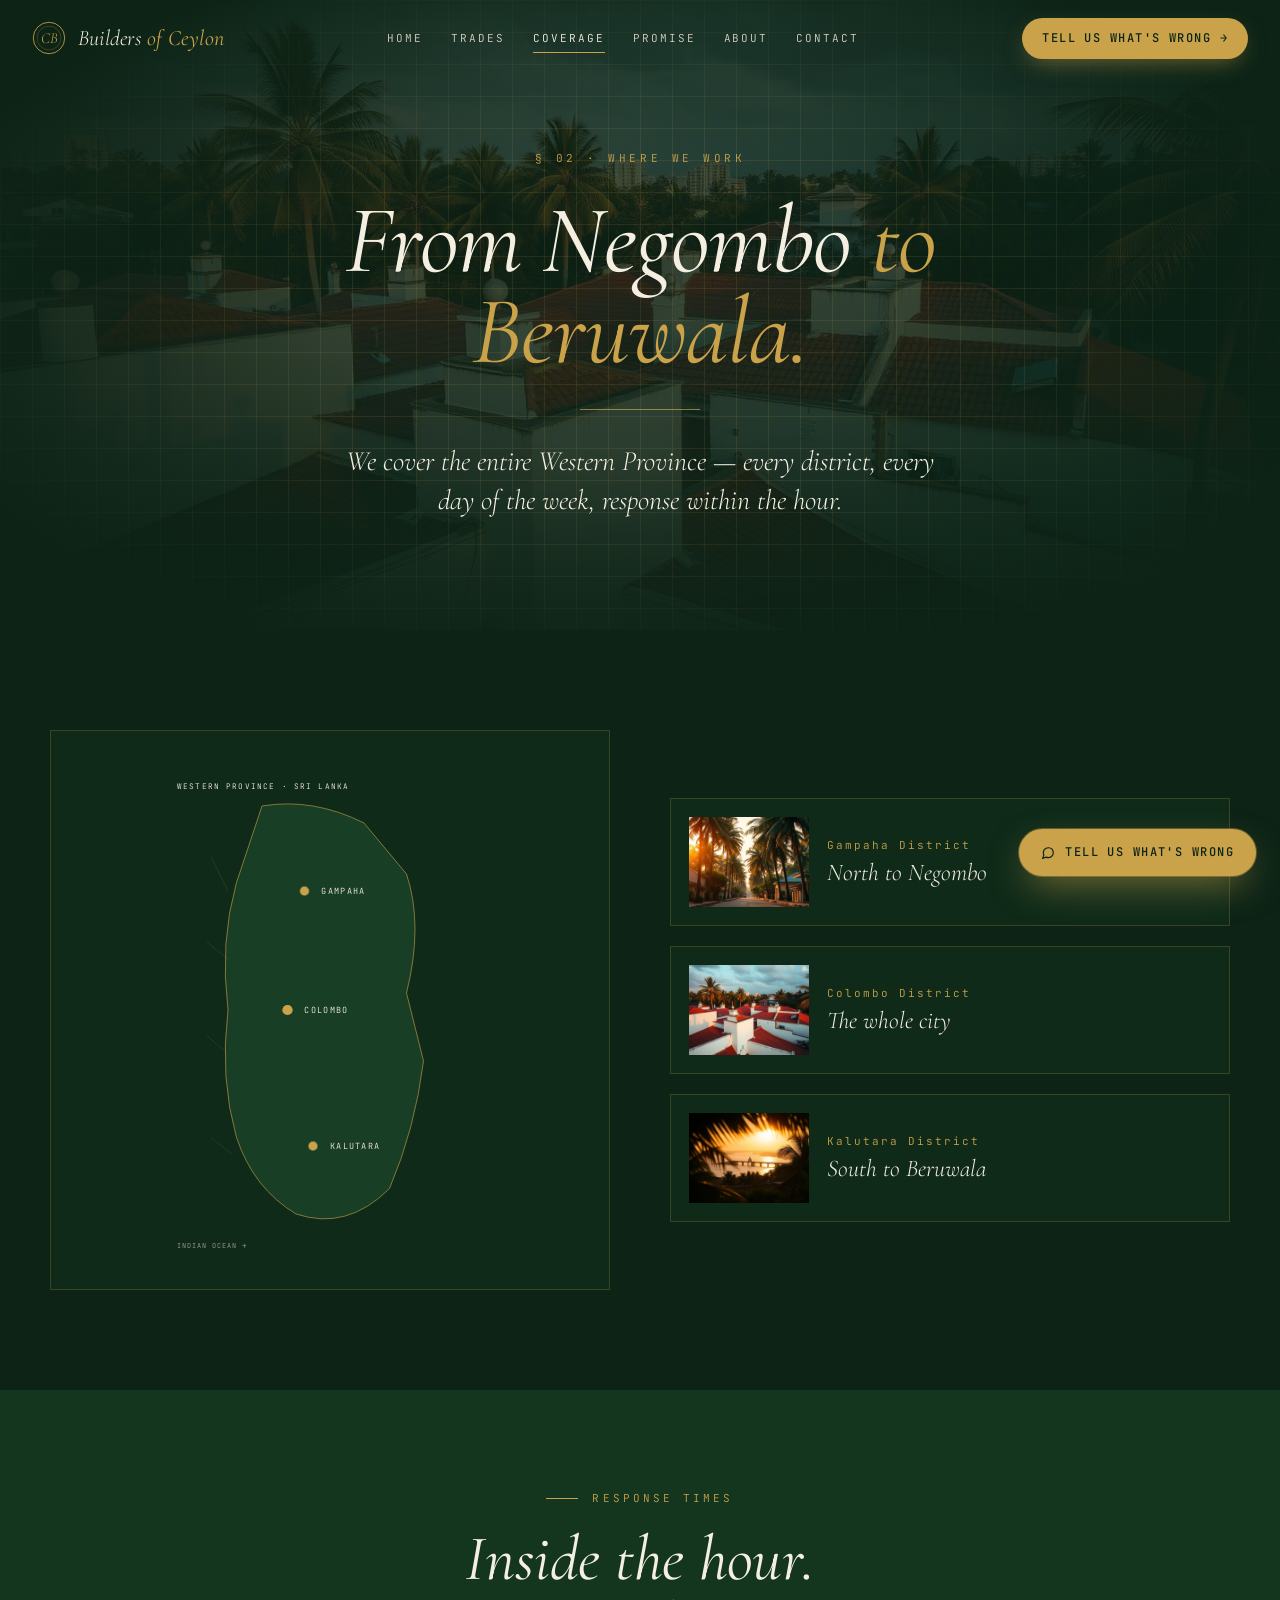
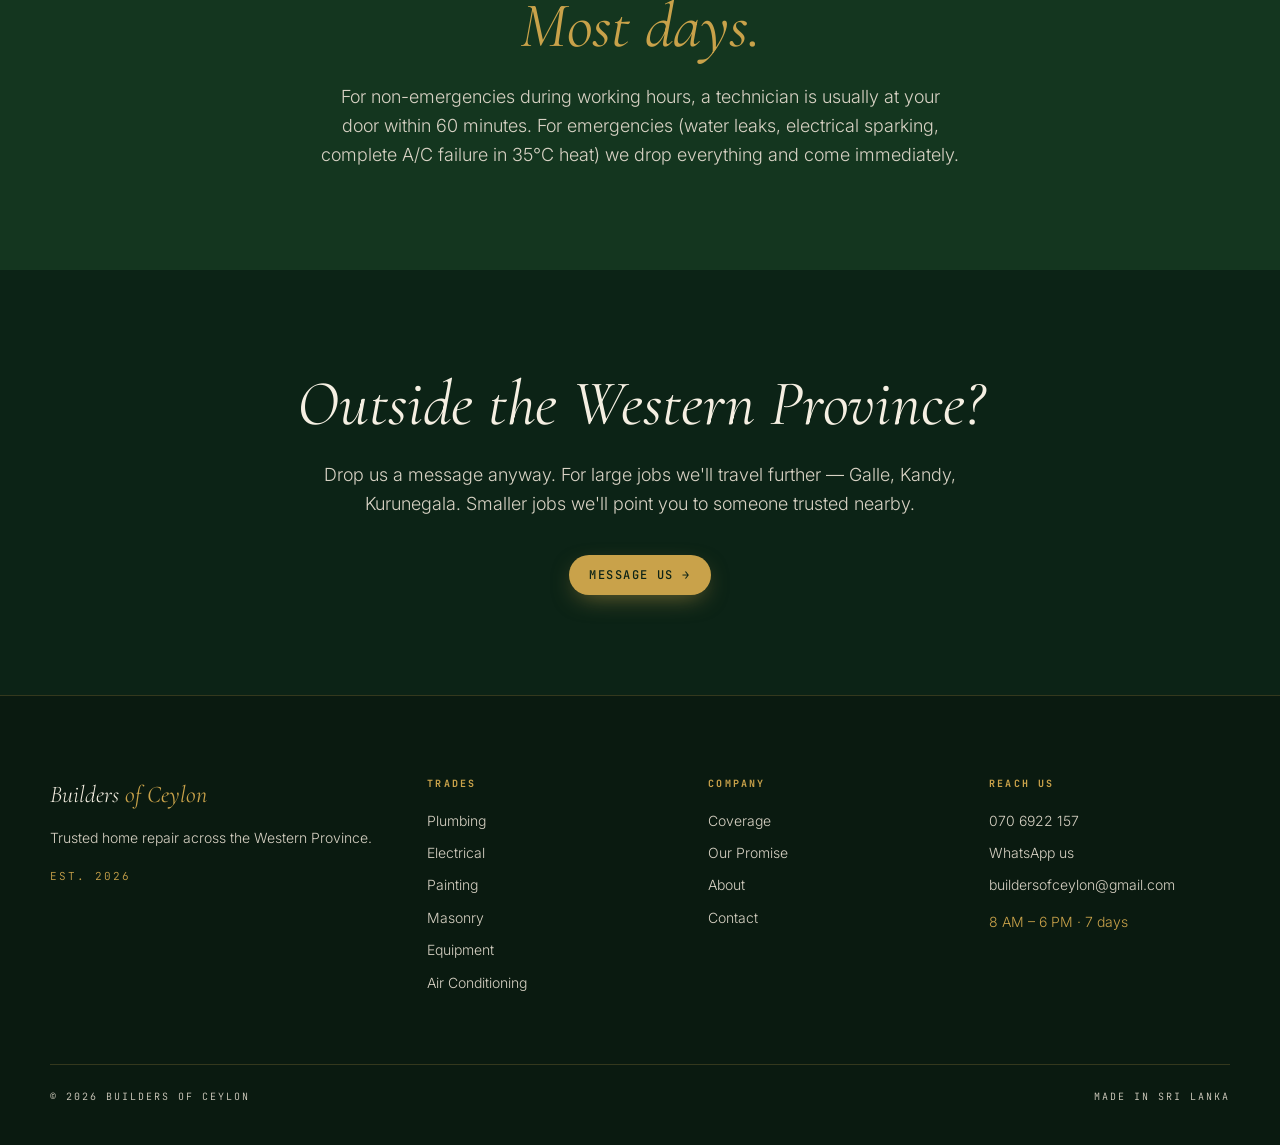
<file: coverage.html>
<!doctype html>
<html lang="en">
<head>
<meta charset="utf-8">
<meta name="viewport" content="width=device-width,initial-scale=1">
<link rel="icon" type="image/svg+xml" href="favicon.svg">
<title>Coverage — Builders of Ceylon · Western Province</title>
<meta name="description" content="We cover Colombo, Gampaha and Kalutara — every district of the Western Province, every day of the week.">
<meta property="og:title" content="Coverage — Builders of Ceylon · Western Province">
<meta property="og:description" content="We cover Colombo, Gampaha and Kalutara — every district of the Western Province, every day of the week.">
<meta property="og:image" content="assets/img/coverage-colombo.jpg">
<meta property="og:type" content="website">
<meta name="twitter:card" content="summary_large_image">
<link rel="preconnect" href="https://fonts.googleapis.com">
<link rel="preconnect" href="https://fonts.gstatic.com" crossorigin>
<link rel="stylesheet" href="https://fonts.googleapis.com/css2?family=Cormorant+Garamond:ital,wght@1,400;1,500&family=Inter:wght@300;400;500&family=JetBrains+Mono:wght@400;500&display=swap">
<link rel="stylesheet" href="assets/css/site.css">
<script type="text/javascript">
    (function(c,l,a,r,i,t,y){
        c[a]=c[a]||function(){(c[a].q=c[a].q||[]).push(arguments)};
        t=l.createElement(r);t.async=1;t.src="https://www.clarity.ms/tag/"+i;
        y=l.getElementsByTagName(r)[0];y.parentNode.insertBefore(t,y);
    })(window, document, "clarity", "script", "wsuok7t3o7");
</script>
</head>
<body>
<header class="topbar">
  <a href="index.html" class="brand">
    <svg class="brand-mark" viewBox="0 0 40 40" fill="none" xmlns="http://www.w3.org/2000/svg">
      <circle cx="20" cy="20" r="18.5" stroke="#c9a24a" stroke-width="1"/>
      <circle cx="20" cy="20" r="14" stroke="#c9a24a" stroke-width="0.6" opacity=".5"/>
      <text x="20" y="26" text-anchor="middle" font-family="Cormorant Garamond, serif" font-style="italic" font-size="18" fill="#c9a24a">CB</text>
    </svg>
    <span class="brand-name"><i>Builders</i> <b>of Ceylon</b></span>
  </a>
  <nav class="nav">
    <a href="index.html" class="">Home</a>
    <a href="trades/index.html" class="">Trades</a>
    <a href="coverage.html" class="active">Coverage</a>
    <a href="promise.html" class="">Promise</a>
    <a href="about.html" class="">About</a>
    <a href="contact.html" class="">Contact</a>
  </nav>
  <a href="#" data-cb-picker class="cta-pill">Tell us what's wrong →</a>
  <button class="mobile-toggle" aria-label="Menu" onclick="document.querySelector('.nav').classList.toggle('open')">
    <svg width="22" height="22" viewBox="0 0 24 24" fill="none" stroke="currentColor" stroke-width="2"><path d="M3 6h18M3 12h18M3 18h18"/></svg>
  </button>
</header>
<section class="hero page-hero">
  <div class="hero-img-wrap">
    <img class="hero-img" src="assets/img/coverage-colombo.jpg" alt="" loading="eager" fetchpriority="high">
  </div>
  <div class="grid-bg"></div>
  <div class="hero-inner">
    <div class="eyebrow">§ 02 · Where we work</div>
    <h1 class="wordmark"><i>From Negombo</i> <span class="amp">to Beruwala.</span></h1>
    <div class="hairline"></div>
    <p class="sub">We cover the entire Western Province — every district, every day of the week, response within the hour.</p>
  </div>
</section>

<section class="section section-dark">
  <div class="wrap coverage reveal">
    <svg class="map-svg" viewBox="0 0 400 600" xmlns="http://www.w3.org/2000/svg" aria-label="Western Province map">
      <!-- stylised western province -->
      <path class="land" d="M120 60 Q180 50 240 80 L290 140 Q310 200 290 280 L310 360 Q300 440 270 510 Q220 560 160 540 Q110 510 90 450 Q70 380 80 300 Q70 220 90 150 Z"/>
      <!-- ocean side hatch -->
      <line x1="60" y1="120" x2="80" y2="160" stroke="#c9a24a" stroke-width=".4" opacity=".4"/>
      <line x1="55" y1="220" x2="80" y2="240" stroke="#c9a24a" stroke-width=".4" opacity=".4"/>
      <line x1="55" y1="330" x2="78" y2="350" stroke="#c9a24a" stroke-width=".4" opacity=".4"/>
      <line x1="60" y1="450" x2="85" y2="470" stroke="#c9a24a" stroke-width=".4" opacity=".4"/>
      <!-- districts -->
      <g>
        <circle class="pulse" cx="170" cy="160" r="6"/>
        <circle class="dot" cx="170" cy="160" r="5"/>
        <text class="label" x="190" y="164">Gampaha</text>
      </g>
      <g>
        <circle class="pulse" cx="150" cy="300" r="6"/>
        <circle class="dot" cx="150" cy="300" r="6"/>
        <text class="label" x="170" y="304">Colombo</text>
      </g>
      <g>
        <circle class="pulse" cx="180" cy="460" r="6"/>
        <circle class="dot" cx="180" cy="460" r="5"/>
        <text class="label" x="200" y="464">Kalutara</text>
      </g>
      <text class="label" x="20" y="40" style="font-size:9px">Western Province · Sri Lanka</text>
      <text class="label" x="20" y="580" style="font-size:8px; opacity:.6">Indian Ocean →</text>
    </svg>
    <div class="district-list">
      <div class="district-card">
        <img src="assets/img/coverage-gampaha.jpg" alt="Gampaha" loading="lazy">
        <div><div class="d">Gampaha District</div><div class="t">North to Negombo</div></div>
      </div>
      <div class="district-card">
        <img src="assets/img/coverage-colombo.jpg" alt="Colombo" loading="lazy">
        <div><div class="d">Colombo District</div><div class="t">The whole city</div></div>
      </div>
      <div class="district-card">
        <img src="assets/img/coverage-kalutara.jpg" alt="Kalutara" loading="lazy">
        <div><div class="d">Kalutara District</div><div class="t">South to Beruwala</div></div>
      </div>
    </div>
  </div>
</section>

<section class="section section-mid">
  <div class="wrap-narrow center reveal">
    <div class="section-label" style="justify-content:center">Response times</div>
    <h2 class="section-title">Inside the hour.<br><i style="color:var(--gold)">Most days.</i></h2>
    <p class="section-lede" style="margin:0 auto">For non-emergencies during working hours, a technician is usually at your door within 60 minutes. For emergencies (water leaks, electrical sparking, complete A/C failure in 35°C heat) we drop everything and come immediately.</p>
  </div>
</section>

<section class="section section-dark center">
  <div class="wrap-narrow reveal">
    <h2 class="section-title">Outside the Western Province?</h2>
    <p class="section-lede" style="margin:0 auto 36px">Drop us a message anyway. For large jobs we'll travel further — Galle, Kandy, Kurunegala. Smaller jobs we'll point you to someone trusted nearby.</p>
    <a data-cb-wa="Hi Builders of Ceylon — I'm outside the Western Province. Can you help?" class="cta-pill">Message us →</a>
  </div>
</section>
<footer class="foot">
  <div class="foot-grid">
    <div>
      <div class="foot-mark"><i>Builders</i> <b>of Ceylon</b></div>
      <p>Trusted home repair across the Western Province.</p>
      <p style="font-family:var(--mono); font-size:11px; letter-spacing:.18em; color:var(--gold); margin-top:18px">EST. 2026</p>
    </div>
    <div>
      <h4>Trades</h4>
      <a href="trades/plumbing.html">Plumbing</a>
      <a href="trades/electrical.html">Electrical</a>
      <a href="trades/painting.html">Painting</a>
      <a href="trades/masonry.html">Masonry</a>
      <a href="trades/equipment.html">Equipment</a>
      <a href="trades/aircon.html">Air Conditioning</a>
    </div>
    <div>
      <h4>Company</h4>
      <a href="coverage.html">Coverage</a>
      <a href="promise.html">Our Promise</a>
      <a href="about.html">About</a>
      <a href="contact.html">Contact</a>
    </div>
    <div>
      <h4>Reach us</h4>
      <a data-cb-tel><span data-cb-phone></span></a>
      <a data-cb-wa="Hi Builders of Ceylon — I'd like to know more.">WhatsApp us</a>
      <a data-cb-email></a>
      <p data-cb-hours style="color:var(--gold); margin-top:14px"></p>
    </div>
  </div>
  <div class="foot-bottom">
    <span>© 2026 Builders of Ceylon</span>
    <span>Made in Sri Lanka</span>
  </div>
</footer>

<script src="assets/js/problems.js"></script>
<script src="assets/js/site.js"></script>
</body>
</html>
</file>
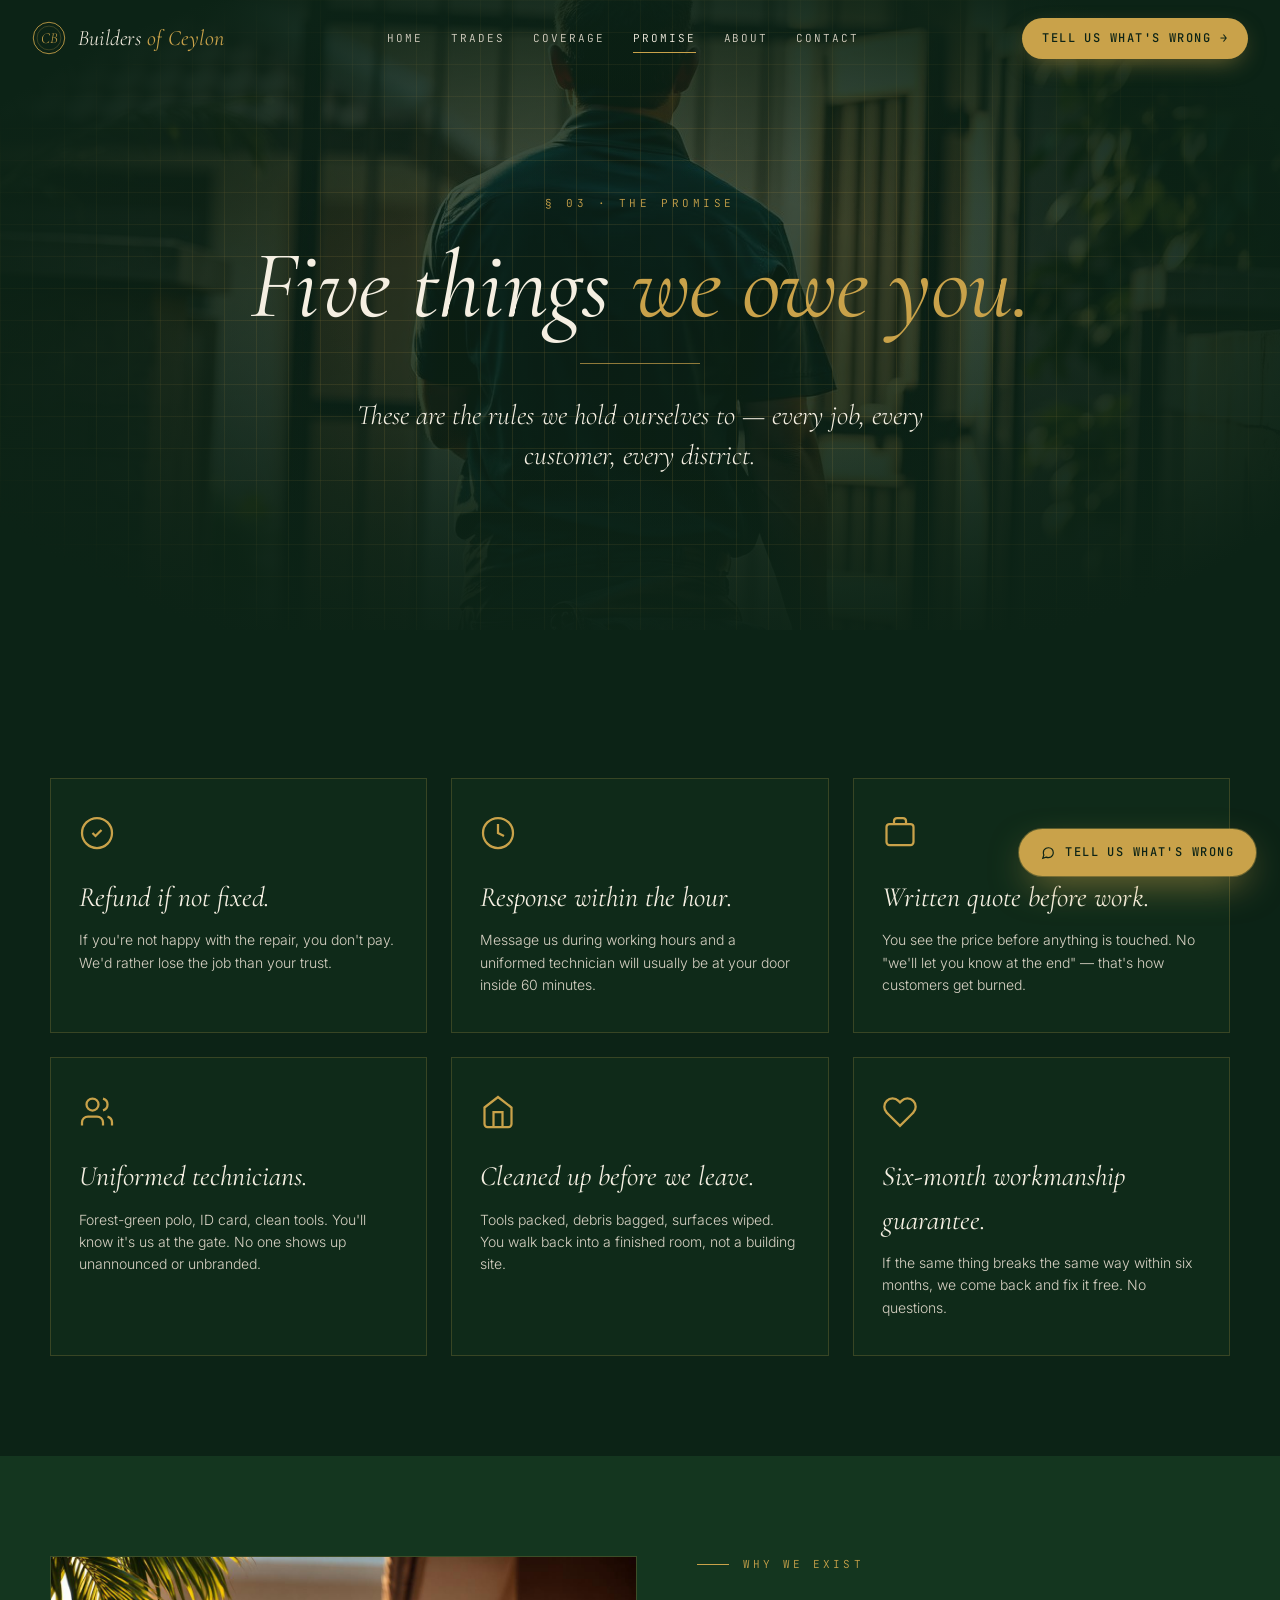
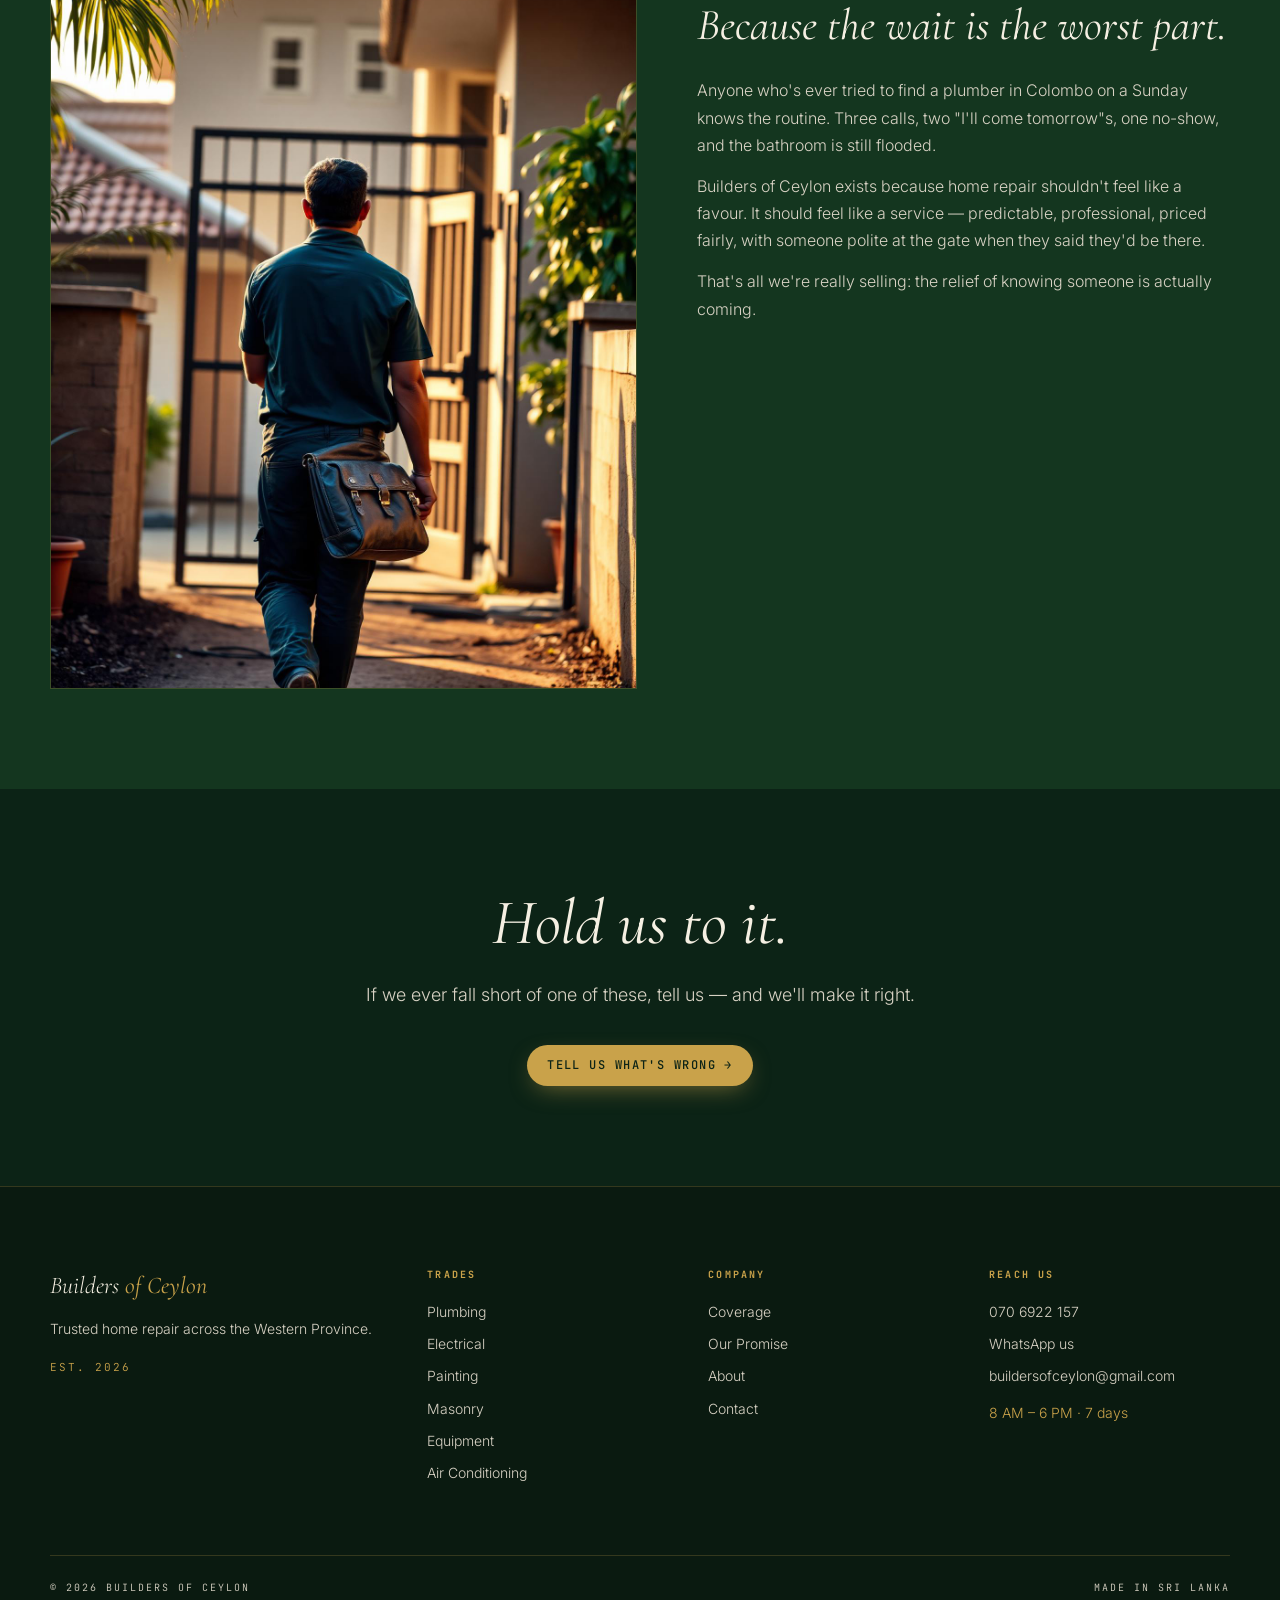
<file: promise.html>
<!doctype html>
<html lang="en">
<head>
<meta charset="utf-8">
<meta name="viewport" content="width=device-width,initial-scale=1">
<link rel="icon" type="image/svg+xml" href="favicon.svg">
<title>Our Promise — Builders of Ceylon</title>
<meta name="description" content="Fixed properly or your money back. Uniformed technicians, response within the hour, written quotes before any work starts.">
<meta property="og:title" content="Our Promise — Builders of Ceylon">
<meta property="og:description" content="Fixed properly or your money back. Uniformed technicians, response within the hour, written quotes before any work starts.">
<meta property="og:image" content="assets/img/promise-uniform.jpg">
<meta property="og:type" content="website">
<meta name="twitter:card" content="summary_large_image">
<link rel="preconnect" href="https://fonts.googleapis.com">
<link rel="preconnect" href="https://fonts.gstatic.com" crossorigin>
<link rel="stylesheet" href="https://fonts.googleapis.com/css2?family=Cormorant+Garamond:ital,wght@1,400;1,500&family=Inter:wght@300;400;500&family=JetBrains+Mono:wght@400;500&display=swap">
<link rel="stylesheet" href="assets/css/site.css">
<script type="text/javascript">
    (function(c,l,a,r,i,t,y){
        c[a]=c[a]||function(){(c[a].q=c[a].q||[]).push(arguments)};
        t=l.createElement(r);t.async=1;t.src="https://www.clarity.ms/tag/"+i;
        y=l.getElementsByTagName(r)[0];y.parentNode.insertBefore(t,y);
    })(window, document, "clarity", "script", "wsuok7t3o7");
</script>
</head>
<body>
<header class="topbar">
  <a href="index.html" class="brand">
    <svg class="brand-mark" viewBox="0 0 40 40" fill="none" xmlns="http://www.w3.org/2000/svg">
      <circle cx="20" cy="20" r="18.5" stroke="#c9a24a" stroke-width="1"/>
      <circle cx="20" cy="20" r="14" stroke="#c9a24a" stroke-width="0.6" opacity=".5"/>
      <text x="20" y="26" text-anchor="middle" font-family="Cormorant Garamond, serif" font-style="italic" font-size="18" fill="#c9a24a">CB</text>
    </svg>
    <span class="brand-name"><i>Builders</i> <b>of Ceylon</b></span>
  </a>
  <nav class="nav">
    <a href="index.html" class="">Home</a>
    <a href="trades/index.html" class="">Trades</a>
    <a href="coverage.html" class="">Coverage</a>
    <a href="promise.html" class="active">Promise</a>
    <a href="about.html" class="">About</a>
    <a href="contact.html" class="">Contact</a>
  </nav>
  <a href="#" data-cb-picker class="cta-pill">Tell us what's wrong →</a>
  <button class="mobile-toggle" aria-label="Menu" onclick="document.querySelector('.nav').classList.toggle('open')">
    <svg width="22" height="22" viewBox="0 0 24 24" fill="none" stroke="currentColor" stroke-width="2"><path d="M3 6h18M3 12h18M3 18h18"/></svg>
  </button>
</header>
<section class="hero page-hero">
  <div class="hero-img-wrap">
    <img class="hero-img" src="assets/img/promise-uniform.jpg" alt="" loading="eager" fetchpriority="high">
  </div>
  <div class="grid-bg"></div>
  <div class="hero-inner">
    <div class="eyebrow">§ 03 · The promise</div>
    <h1 class="wordmark"><i>Five things</i> <span class="amp">we owe you.</span></h1>
    <div class="hairline"></div>
    <p class="sub">These are the rules we hold ourselves to — every job, every customer, every district.</p>
  </div>
</section>

<section class="section section-dark">
  <div class="wrap reveal">
    <div class="promise-grid">
      <div class="promise-card">
        <svg class="icon" viewBox="0 0 24 24" fill="none" stroke="currentColor" stroke-width="1.5"><path d="M9 12l2 2 4-4M12 2a10 10 0 1 0 10 10A10 10 0 0 0 12 2z"/></svg>
        <h3>Refund if not fixed.</h3>
        <p>If you're not happy with the repair, you don't pay. We'd rather lose the job than your trust.</p>
      </div>
      <div class="promise-card">
        <svg class="icon" viewBox="0 0 24 24" fill="none" stroke="currentColor" stroke-width="1.5"><circle cx="12" cy="12" r="10"/><path d="M12 6v6l4 2"/></svg>
        <h3>Response within the hour.</h3>
        <p>Message us during working hours and a uniformed technician will usually be at your door inside 60 minutes.</p>
      </div>
      <div class="promise-card">
        <svg class="icon" viewBox="0 0 24 24" fill="none" stroke="currentColor" stroke-width="1.5"><rect x="3" y="6" width="18" height="14" rx="2"/><path d="M8 6V4a2 2 0 0 1 2-2h4a2 2 0 0 1 2 2v2"/></svg>
        <h3>Written quote before work.</h3>
        <p>You see the price before anything is touched. No "we'll let you know at the end" — that's how customers get burned.</p>
      </div>
      <div class="promise-card">
        <svg class="icon" viewBox="0 0 24 24" fill="none" stroke="currentColor" stroke-width="1.5"><path d="M16 21v-2a4 4 0 0 0-4-4H6a4 4 0 0 0-4 4v2"/><circle cx="9" cy="7" r="4"/><path d="M22 21v-2a4 4 0 0 0-3-3.87"/><path d="M16 3.13a4 4 0 0 1 0 7.75"/></svg>
        <h3>Uniformed technicians.</h3>
        <p>Forest-green polo, ID card, clean tools. You'll know it's us at the gate. No one shows up unannounced or unbranded.</p>
      </div>
      <div class="promise-card">
        <svg class="icon" viewBox="0 0 24 24" fill="none" stroke="currentColor" stroke-width="1.5"><path d="M3 9l9-7 9 7v11a2 2 0 0 1-2 2H5a2 2 0 0 1-2-2z"/><path d="M9 22V12h6v10"/></svg>
        <h3>Cleaned up before we leave.</h3>
        <p>Tools packed, debris bagged, surfaces wiped. You walk back into a finished room, not a building site.</p>
      </div>
      <div class="promise-card">
        <svg class="icon" viewBox="0 0 24 24" fill="none" stroke="currentColor" stroke-width="1.5"><path d="M20.84 4.61a5.5 5.5 0 0 0-7.78 0L12 5.67l-1.06-1.06a5.5 5.5 0 0 0-7.78 7.78l1.06 1.06L12 21.23l7.78-7.78 1.06-1.06a5.5 5.5 0 0 0 0-7.78z"/></svg>
        <h3>Six-month workmanship guarantee.</h3>
        <p>If the same thing breaks the same way within six months, we come back and fix it free. No questions.</p>
      </div>
    </div>
  </div>
</section>

<section class="section section-mid">
  <div class="wrap editorial reveal">
    <div class="editorial-img">
      <img src="assets/img/promise-uniform.jpg" alt="Builders of Ceylon technician" loading="lazy">
    </div>
    <div class="copy">
      <div class="section-label">Why we exist</div>
      <h2>Because the wait is the worst part.</h2>
      <p>Anyone who's ever tried to find a plumber in Colombo on a Sunday knows the routine. Three calls, two "I'll come tomorrow"s, one no-show, and the bathroom is still flooded.</p>
      <p>Builders of Ceylon exists because home repair shouldn't feel like a favour. It should feel like a service — predictable, professional, priced fairly, with someone polite at the gate when they said they'd be there.</p>
      <p>That's all we're really selling: the relief of knowing someone is actually coming.</p>
    </div>
  </div>
</section>

<section class="section section-dark center">
  <div class="wrap-narrow reveal">
    <h2 class="section-title">Hold us to it.</h2>
    <p class="section-lede" style="margin:0 auto 36px">If we ever fall short of one of these, tell us — and we'll make it right.</p>
    <a href="#" data-cb-picker class="cta-pill">Tell us what's wrong →</a>
  </div>
</section>
<footer class="foot">
  <div class="foot-grid">
    <div>
      <div class="foot-mark"><i>Builders</i> <b>of Ceylon</b></div>
      <p>Trusted home repair across the Western Province.</p>
      <p style="font-family:var(--mono); font-size:11px; letter-spacing:.18em; color:var(--gold); margin-top:18px">EST. 2026</p>
    </div>
    <div>
      <h4>Trades</h4>
      <a href="trades/plumbing.html">Plumbing</a>
      <a href="trades/electrical.html">Electrical</a>
      <a href="trades/painting.html">Painting</a>
      <a href="trades/masonry.html">Masonry</a>
      <a href="trades/equipment.html">Equipment</a>
      <a href="trades/aircon.html">Air Conditioning</a>
    </div>
    <div>
      <h4>Company</h4>
      <a href="coverage.html">Coverage</a>
      <a href="promise.html">Our Promise</a>
      <a href="about.html">About</a>
      <a href="contact.html">Contact</a>
    </div>
    <div>
      <h4>Reach us</h4>
      <a data-cb-tel><span data-cb-phone></span></a>
      <a data-cb-wa="Hi Builders of Ceylon — I'd like to know more.">WhatsApp us</a>
      <a data-cb-email></a>
      <p data-cb-hours style="color:var(--gold); margin-top:14px"></p>
    </div>
  </div>
  <div class="foot-bottom">
    <span>© 2026 Builders of Ceylon</span>
    <span>Made in Sri Lanka</span>
  </div>
</footer>

<script src="assets/js/problems.js"></script>
<script src="assets/js/site.js"></script>
</body>
</html>
</file>
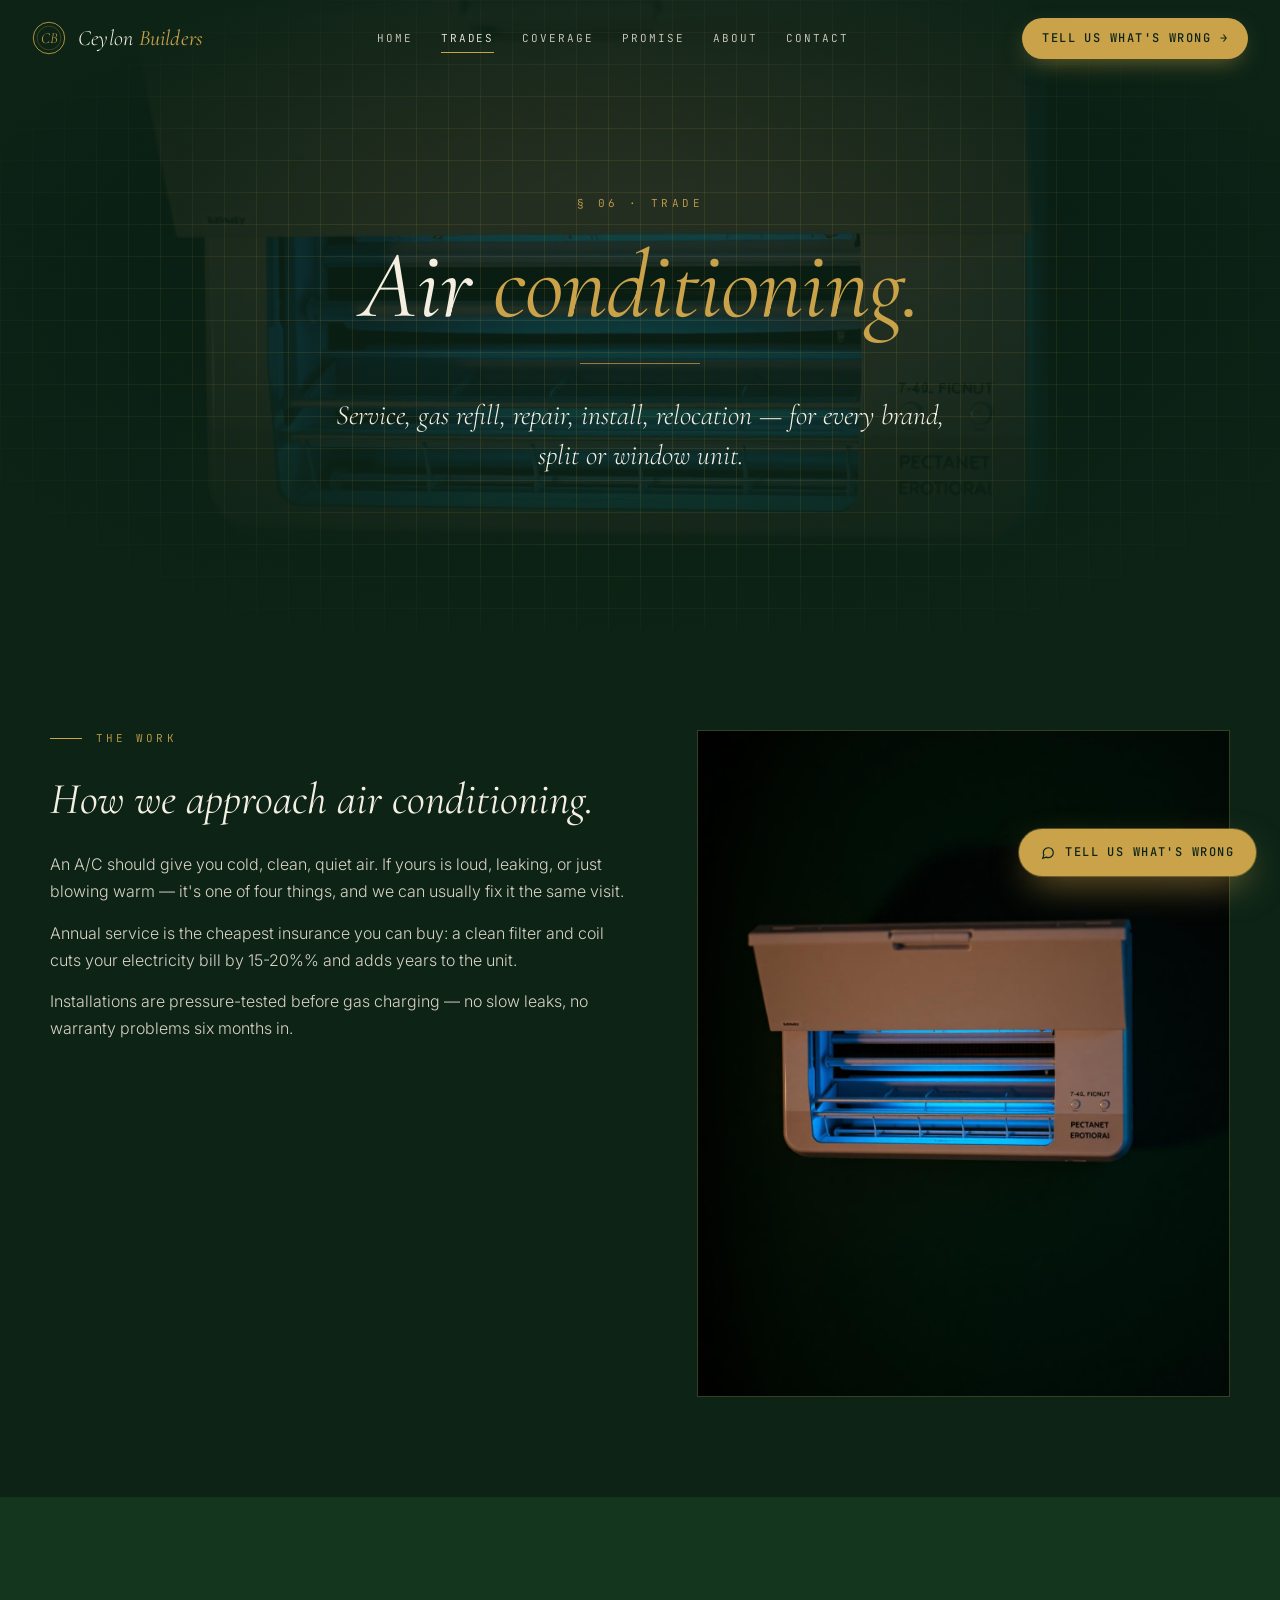
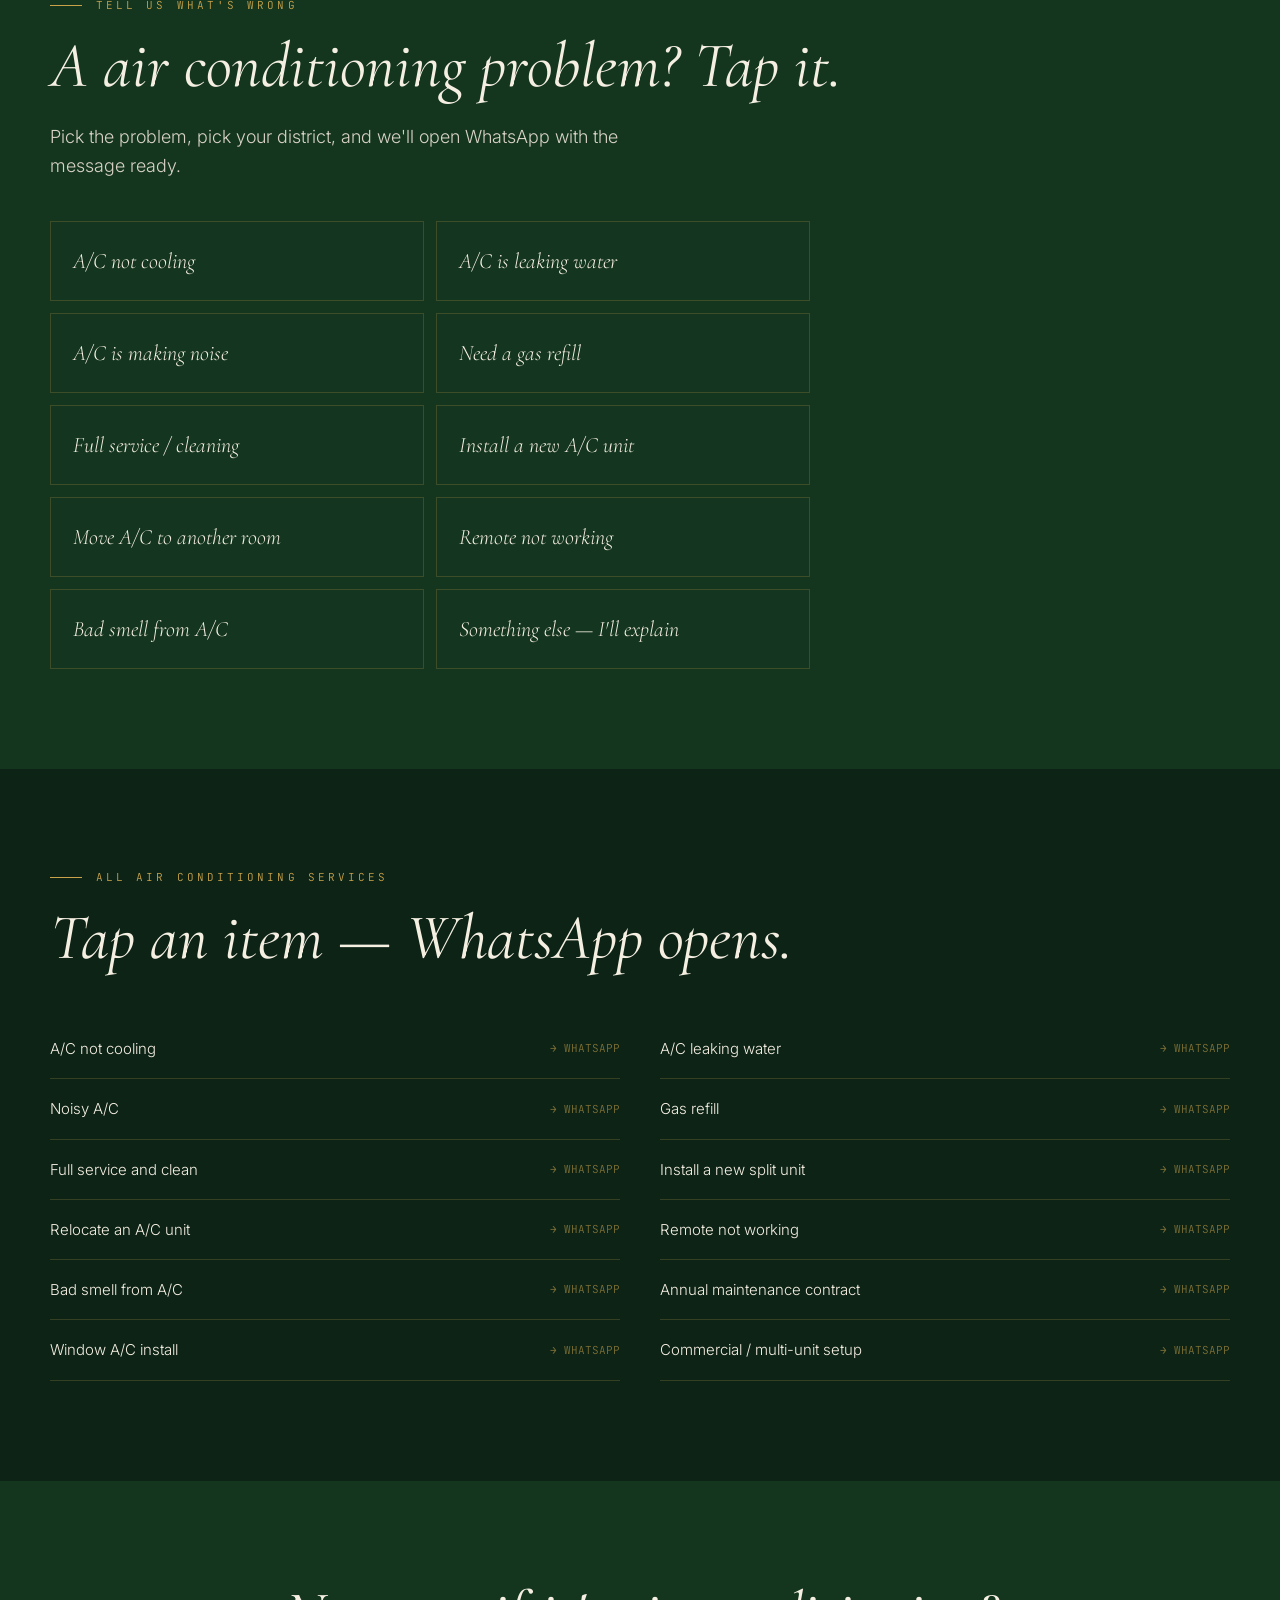
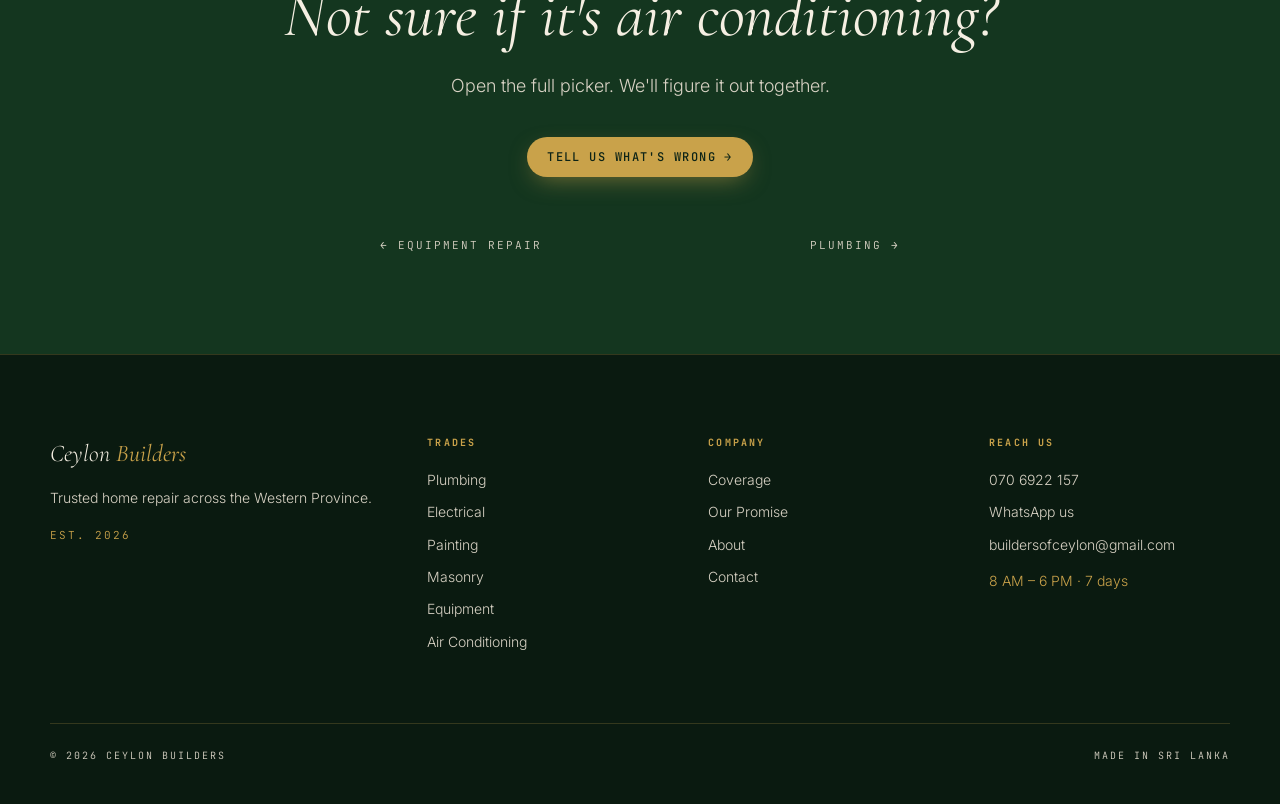
<file: trades/aircon.html>
<!doctype html>
<html lang="en">
<head>
<meta charset="utf-8">
<meta name="viewport" content="width=device-width,initial-scale=1">
<title>Air Conditioning — Ceylon Builders</title>
<meta name="description" content="Air Conditioning repair and installation across Colombo, Gampaha and Kalutara. Service, gas refill, repair, install, relocation — for every brand, split or window unit.">
<meta property="og:title" content="Air Conditioning — Ceylon Builders">
<meta property="og:description" content="Air Conditioning repair and installation across Colombo, Gampaha and Kalutara. Service, gas refill, repair, install, relocation — for every brand, split or window unit.">
<meta property="og:image" content="../assets/img/trade-aircon.jpg">
<meta property="og:type" content="website">
<meta name="twitter:card" content="summary_large_image">
<link rel="preconnect" href="https://fonts.googleapis.com">
<link rel="preconnect" href="https://fonts.gstatic.com" crossorigin>
<link rel="stylesheet" href="https://fonts.googleapis.com/css2?family=Cormorant+Garamond:ital,wght@1,400;1,500&family=Inter:wght@300;400;500&family=JetBrains+Mono:wght@400;500&display=swap">
<link rel="stylesheet" href="../assets/css/site.css">
</head>
<body>
<header class="topbar">
  <a href="../index.html" class="brand">
    <svg class="brand-mark" viewBox="0 0 40 40" fill="none" xmlns="http://www.w3.org/2000/svg">
      <circle cx="20" cy="20" r="18.5" stroke="#c9a24a" stroke-width="1"/>
      <circle cx="20" cy="20" r="14" stroke="#c9a24a" stroke-width="0.6" opacity=".5"/>
      <text x="20" y="26" text-anchor="middle" font-family="Cormorant Garamond, serif" font-style="italic" font-size="18" fill="#c9a24a">CB</text>
    </svg>
    <span class="brand-name"><i>Ceylon</i> <b>Builders</b></span>
  </a>
  <nav class="nav">
    <a href="../index.html" class="">Home</a>
    <a href="../trades/index.html" class="active">Trades</a>
    <a href="../coverage.html" class="">Coverage</a>
    <a href="../promise.html" class="">Promise</a>
    <a href="../about.html" class="">About</a>
    <a href="../contact.html" class="">Contact</a>
  </nav>
  <a href="#" data-cb-picker class="cta-pill">Tell us what's wrong →</a>
  <button class="mobile-toggle" aria-label="Menu" onclick="document.querySelector('.nav').classList.toggle('open')">
    <svg width="22" height="22" viewBox="0 0 24 24" fill="none" stroke="currentColor" stroke-width="2"><path d="M3 6h18M3 12h18M3 18h18"/></svg>
  </button>
</header>
<section class="hero page-hero">
  <div class="hero-img-wrap">
    <img class="hero-img" src="../assets/img/trade-aircon.jpg" alt="" loading="eager" fetchpriority="high">
  </div>
  <div class="grid-bg"></div>
  <div class="hero-inner">
    <div class="eyebrow">§ 06 · Trade</div>
    <h1 class="wordmark"><i>Air</i> <span class="amp">conditioning.</span></h1>
    <div class="hairline"></div>
    <p class="sub">Service, gas refill, repair, install, relocation — for every brand, split or window unit.</p>
  </div>
</section>

<section class="section section-dark">
  <div class="wrap editorial reveal">
    <div class="copy">
      <div class="section-label">The work</div>
      <h2>How we approach air conditioning.</h2>
      <p>An A/C should give you cold, clean, quiet air. If yours is loud, leaking, or just blowing warm — it's one of four things, and we can usually fix it the same visit.</p><p>Annual service is the cheapest insurance you can buy: a clean filter and coil cuts your electricity bill by 15-20%% and adds years to the unit.</p><p>Installations are pressure-tested before gas charging — no slow leaks, no warranty problems six months in.</p>
    </div>
    <div class="editorial-img">
      <img src="../assets/img/trade-aircon.jpg" alt="Air Conditioning" loading="lazy" width="1280" height="1600">
    </div>
  </div>
</section>

<section class="section section-mid">
  <div class="wrap reveal">
    <div id="cb-inline-picker" data-trade="aircon"></div>
  </div>
</section>

<section class="section section-dark">
  <div class="wrap reveal">
    <div class="section-label">All air conditioning services</div>
    <h2 class="section-title">Tap an item — WhatsApp opens.</h2>
    <div class="services-list">
      <a href="#" data-cb-picker="aircon"><span>A/C not cooling</span><span class="arr">→ WHATSAPP</span></a>
      <a href="#" data-cb-picker="aircon"><span>A/C leaking water</span><span class="arr">→ WHATSAPP</span></a>
      <a href="#" data-cb-picker="aircon"><span>Noisy A/C</span><span class="arr">→ WHATSAPP</span></a>
      <a href="#" data-cb-picker="aircon"><span>Gas refill</span><span class="arr">→ WHATSAPP</span></a>
      <a href="#" data-cb-picker="aircon"><span>Full service and clean</span><span class="arr">→ WHATSAPP</span></a>
      <a href="#" data-cb-picker="aircon"><span>Install a new split unit</span><span class="arr">→ WHATSAPP</span></a>
      <a href="#" data-cb-picker="aircon"><span>Relocate an A/C unit</span><span class="arr">→ WHATSAPP</span></a>
      <a href="#" data-cb-picker="aircon"><span>Remote not working</span><span class="arr">→ WHATSAPP</span></a>
      <a href="#" data-cb-picker="aircon"><span>Bad smell from A/C</span><span class="arr">→ WHATSAPP</span></a>
      <a href="#" data-cb-picker="aircon"><span>Annual maintenance contract</span><span class="arr">→ WHATSAPP</span></a>
      <a href="#" data-cb-picker="aircon"><span>Window A/C install</span><span class="arr">→ WHATSAPP</span></a>
      <a href="#" data-cb-picker="aircon"><span>Commercial / multi-unit setup</span><span class="arr">→ WHATSAPP</span></a>
    </div>
  </div>
</section>

<section class="section section-mid center">
  <div class="wrap-narrow reveal">
    <h2 class="section-title">Not sure if it's air conditioning?</h2>
    <p class="section-lede" style="margin:0 auto 36px">Open the full picker. We'll figure it out together.</p>
    <a href="#" data-cb-picker class="cta-pill">Tell us what's wrong →</a>
    <div style="margin-top:60px; display:flex; justify-content:space-between; max-width:520px; margin-left:auto; margin-right:auto; font-family:var(--mono); font-size:11px; letter-spacing:.18em; text-transform:uppercase; color:var(--paper-dim)">
      <a href="equipment.html" style="color:var(--paper-dim)">← Equipment Repair</a>
      <a href="plumbing.html" style="color:var(--paper-dim)">Plumbing →</a>
    </div>
  </div>
</section>
<footer class="foot">
  <div class="foot-grid">
    <div>
      <div class="foot-mark"><i>Ceylon</i> <b>Builders</b></div>
      <p>Trusted home repair across the Western Province.</p>
      <p style="font-family:var(--mono); font-size:11px; letter-spacing:.18em; color:var(--gold); margin-top:18px">EST. 2026</p>
    </div>
    <div>
      <h4>Trades</h4>
      <a href="../trades/plumbing.html">Plumbing</a>
      <a href="../trades/electrical.html">Electrical</a>
      <a href="../trades/painting.html">Painting</a>
      <a href="../trades/masonry.html">Masonry</a>
      <a href="../trades/equipment.html">Equipment</a>
      <a href="../trades/aircon.html">Air Conditioning</a>
    </div>
    <div>
      <h4>Company</h4>
      <a href="../coverage.html">Coverage</a>
      <a href="../promise.html">Our Promise</a>
      <a href="../about.html">About</a>
      <a href="../contact.html">Contact</a>
    </div>
    <div>
      <h4>Reach us</h4>
      <a data-cb-tel><span data-cb-phone></span></a>
      <a data-cb-wa="Hi Ceylon Builders — I'd like to know more.">WhatsApp us</a>
      <a data-cb-email></a>
      <p data-cb-hours style="color:var(--gold); margin-top:14px"></p>
    </div>
  </div>
  <div class="foot-bottom">
    <span>© 2026 Ceylon Builders</span>
    <span>Made in Sri Lanka</span>
  </div>
</footer>

<script src="../assets/js/problems.js"></script>
<script src="../assets/js/site.js"></script>
</body>
</html>
</file>
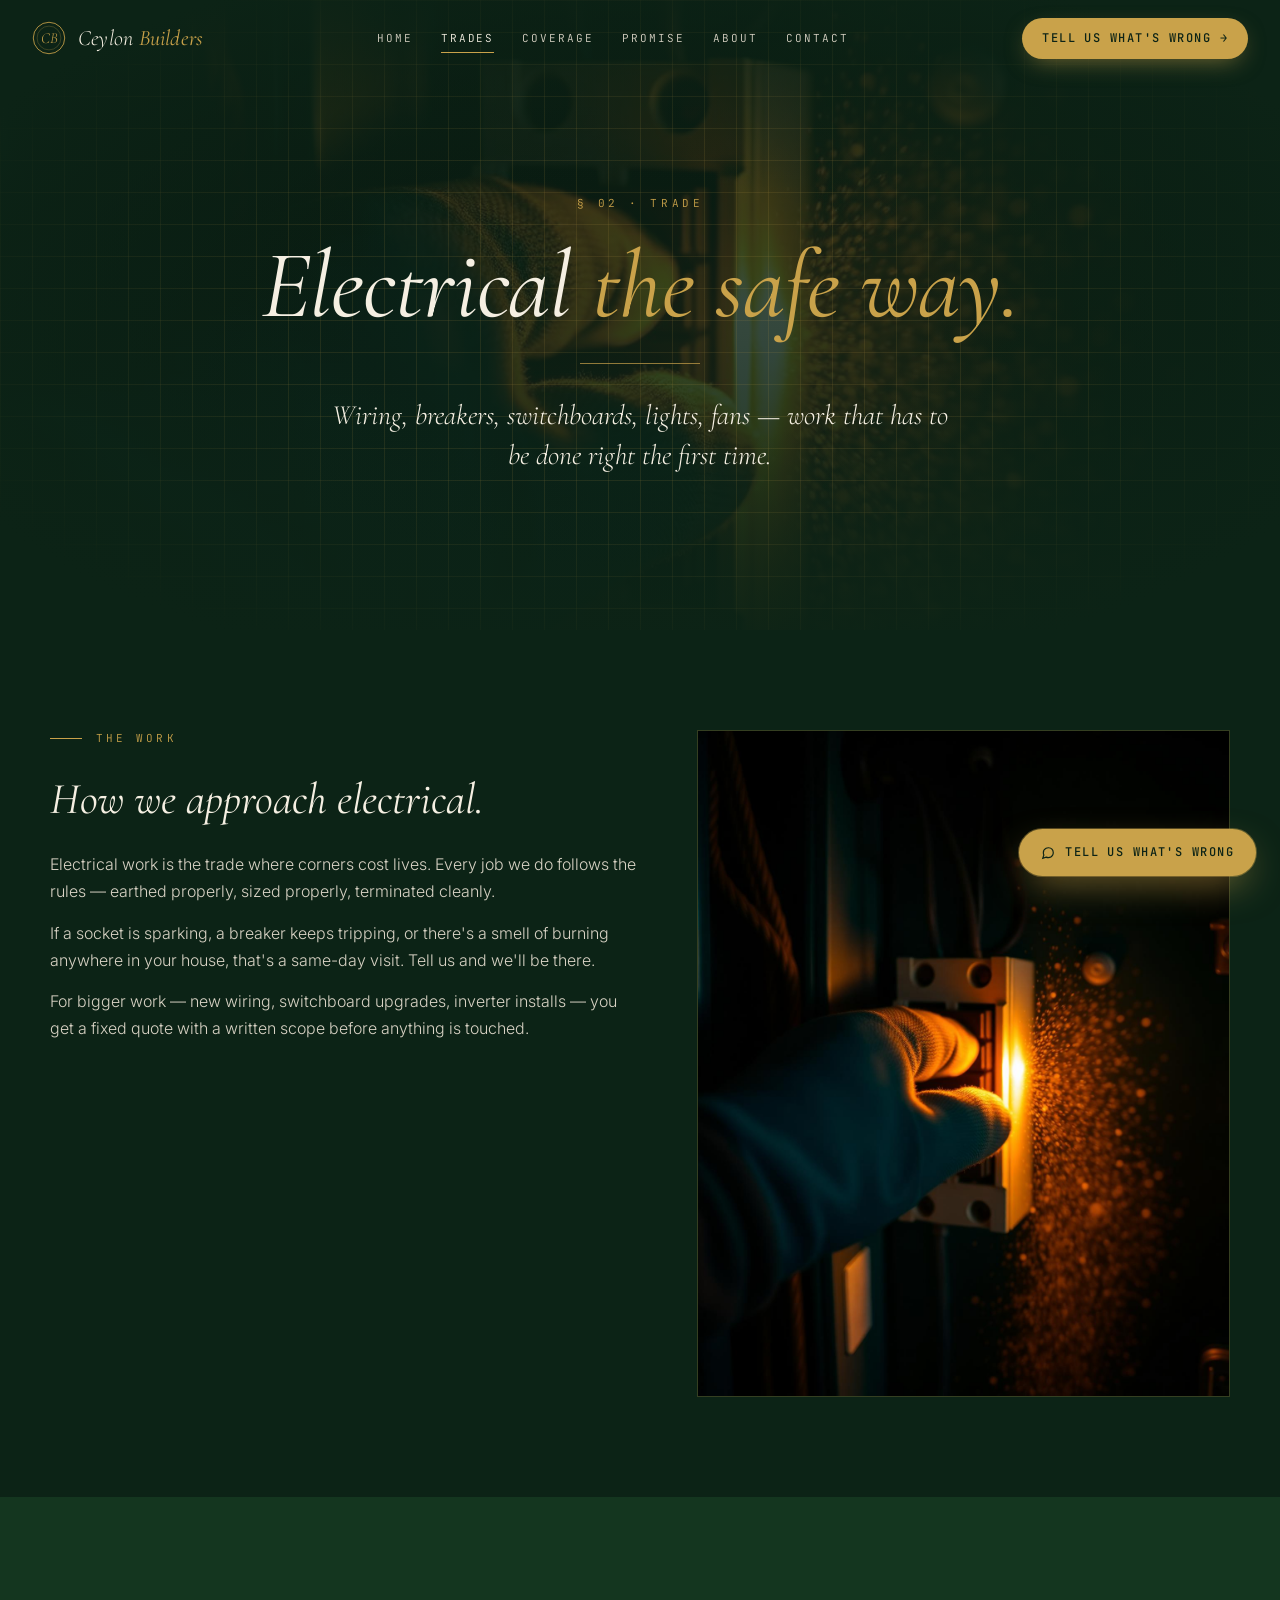
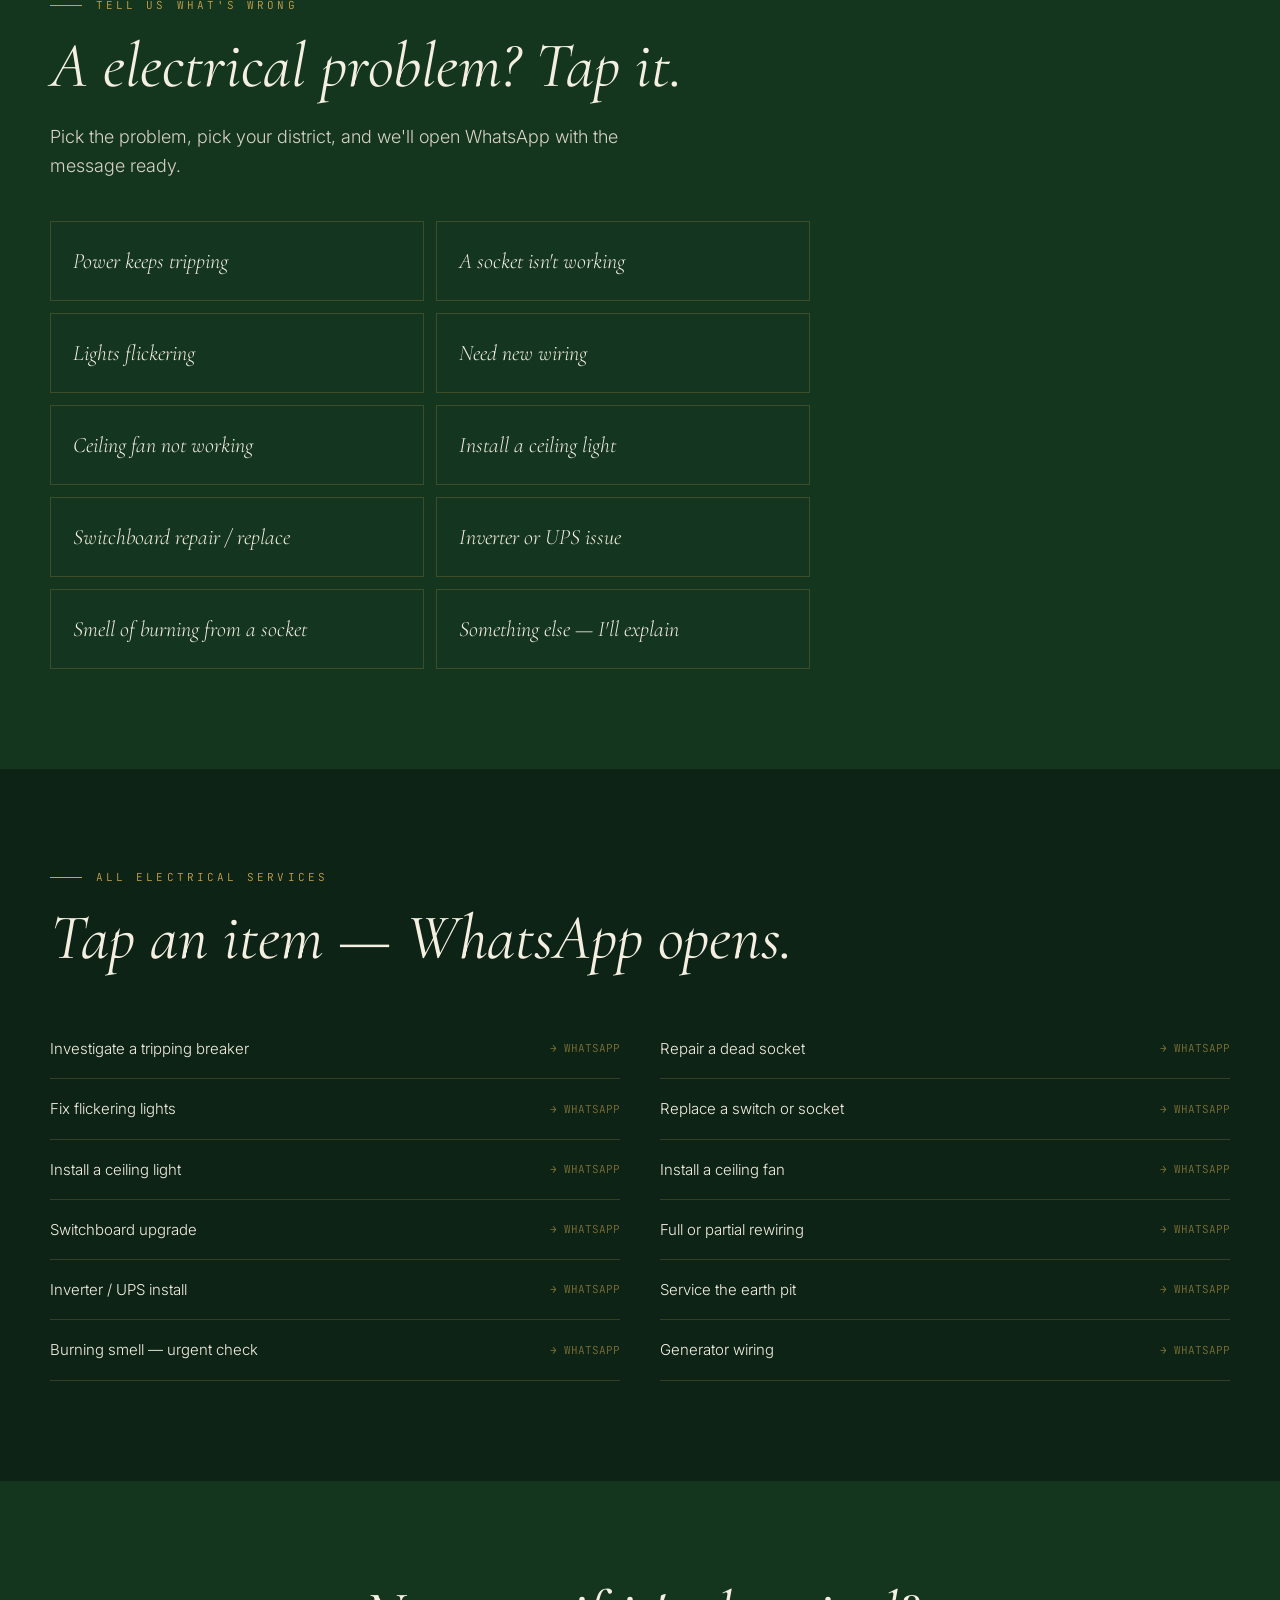
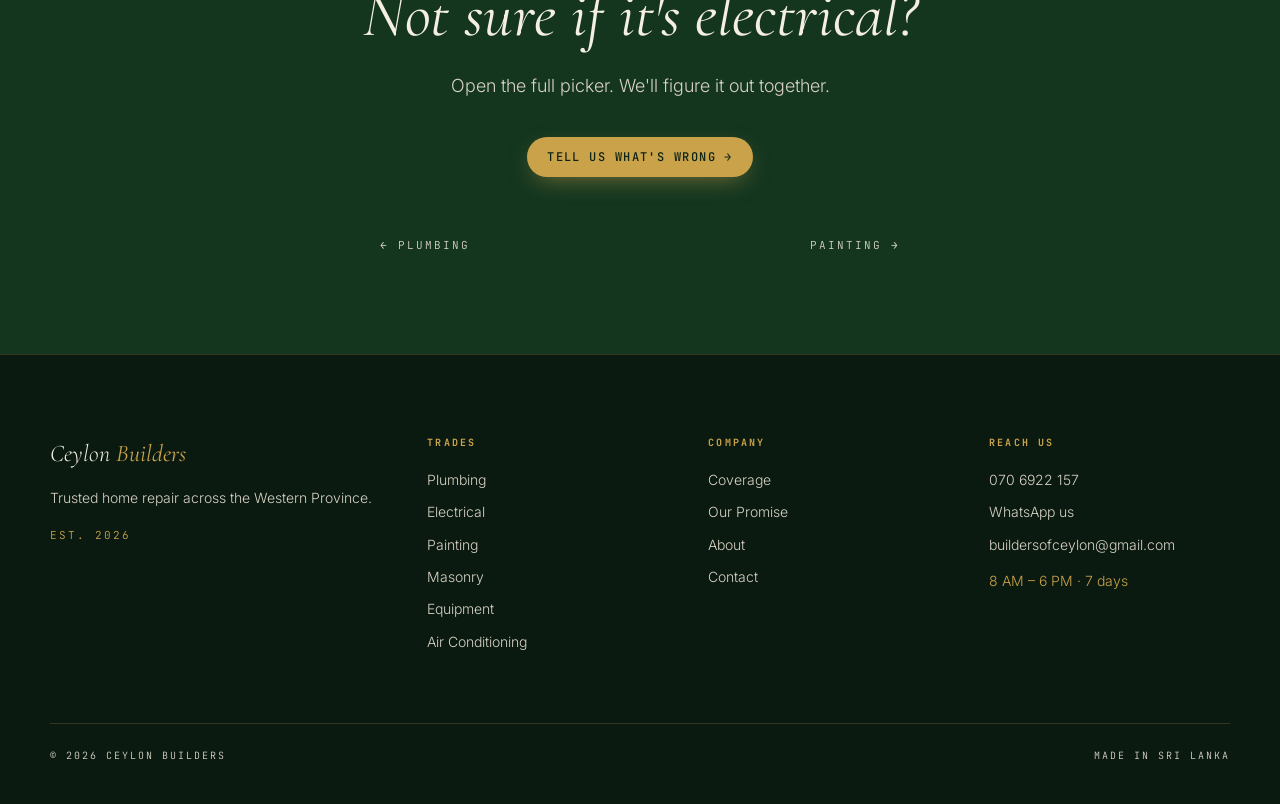
<file: trades/electrical.html>
<!doctype html>
<html lang="en">
<head>
<meta charset="utf-8">
<meta name="viewport" content="width=device-width,initial-scale=1">
<title>Electrical — Ceylon Builders</title>
<meta name="description" content="Electrical repair and installation across Colombo, Gampaha and Kalutara. Wiring, breakers, switchboards, lights, fans — work that has to be done right the first time.">
<meta property="og:title" content="Electrical — Ceylon Builders">
<meta property="og:description" content="Electrical repair and installation across Colombo, Gampaha and Kalutara. Wiring, breakers, switchboards, lights, fans — work that has to be done right the first time.">
<meta property="og:image" content="../assets/img/trade-electrical.jpg">
<meta property="og:type" content="website">
<meta name="twitter:card" content="summary_large_image">
<link rel="preconnect" href="https://fonts.googleapis.com">
<link rel="preconnect" href="https://fonts.gstatic.com" crossorigin>
<link rel="stylesheet" href="https://fonts.googleapis.com/css2?family=Cormorant+Garamond:ital,wght@1,400;1,500&family=Inter:wght@300;400;500&family=JetBrains+Mono:wght@400;500&display=swap">
<link rel="stylesheet" href="../assets/css/site.css">
</head>
<body>
<header class="topbar">
  <a href="../index.html" class="brand">
    <svg class="brand-mark" viewBox="0 0 40 40" fill="none" xmlns="http://www.w3.org/2000/svg">
      <circle cx="20" cy="20" r="18.5" stroke="#c9a24a" stroke-width="1"/>
      <circle cx="20" cy="20" r="14" stroke="#c9a24a" stroke-width="0.6" opacity=".5"/>
      <text x="20" y="26" text-anchor="middle" font-family="Cormorant Garamond, serif" font-style="italic" font-size="18" fill="#c9a24a">CB</text>
    </svg>
    <span class="brand-name"><i>Ceylon</i> <b>Builders</b></span>
  </a>
  <nav class="nav">
    <a href="../index.html" class="">Home</a>
    <a href="../trades/index.html" class="active">Trades</a>
    <a href="../coverage.html" class="">Coverage</a>
    <a href="../promise.html" class="">Promise</a>
    <a href="../about.html" class="">About</a>
    <a href="../contact.html" class="">Contact</a>
  </nav>
  <a href="#" data-cb-picker class="cta-pill">Tell us what's wrong →</a>
  <button class="mobile-toggle" aria-label="Menu" onclick="document.querySelector('.nav').classList.toggle('open')">
    <svg width="22" height="22" viewBox="0 0 24 24" fill="none" stroke="currentColor" stroke-width="2"><path d="M3 6h18M3 12h18M3 18h18"/></svg>
  </button>
</header>
<section class="hero page-hero">
  <div class="hero-img-wrap">
    <img class="hero-img" src="../assets/img/trade-electrical.jpg" alt="" loading="eager" fetchpriority="high">
  </div>
  <div class="grid-bg"></div>
  <div class="hero-inner">
    <div class="eyebrow">§ 02 · Trade</div>
    <h1 class="wordmark"><i>Electrical</i> <span class="amp">the safe way.</span></h1>
    <div class="hairline"></div>
    <p class="sub">Wiring, breakers, switchboards, lights, fans — work that has to be done right the first time.</p>
  </div>
</section>

<section class="section section-dark">
  <div class="wrap editorial reveal">
    <div class="copy">
      <div class="section-label">The work</div>
      <h2>How we approach electrical.</h2>
      <p>Electrical work is the trade where corners cost lives. Every job we do follows the rules — earthed properly, sized properly, terminated cleanly.</p><p>If a socket is sparking, a breaker keeps tripping, or there's a smell of burning anywhere in your house, that's a same-day visit. Tell us and we'll be there.</p><p>For bigger work — new wiring, switchboard upgrades, inverter installs — you get a fixed quote with a written scope before anything is touched.</p>
    </div>
    <div class="editorial-img">
      <img src="../assets/img/trade-electrical.jpg" alt="Electrical" loading="lazy" width="1280" height="1600">
    </div>
  </div>
</section>

<section class="section section-mid">
  <div class="wrap reveal">
    <div id="cb-inline-picker" data-trade="electrical"></div>
  </div>
</section>

<section class="section section-dark">
  <div class="wrap reveal">
    <div class="section-label">All electrical services</div>
    <h2 class="section-title">Tap an item — WhatsApp opens.</h2>
    <div class="services-list">
      <a href="#" data-cb-picker="electrical"><span>Investigate a tripping breaker</span><span class="arr">→ WHATSAPP</span></a>
      <a href="#" data-cb-picker="electrical"><span>Repair a dead socket</span><span class="arr">→ WHATSAPP</span></a>
      <a href="#" data-cb-picker="electrical"><span>Fix flickering lights</span><span class="arr">→ WHATSAPP</span></a>
      <a href="#" data-cb-picker="electrical"><span>Replace a switch or socket</span><span class="arr">→ WHATSAPP</span></a>
      <a href="#" data-cb-picker="electrical"><span>Install a ceiling light</span><span class="arr">→ WHATSAPP</span></a>
      <a href="#" data-cb-picker="electrical"><span>Install a ceiling fan</span><span class="arr">→ WHATSAPP</span></a>
      <a href="#" data-cb-picker="electrical"><span>Switchboard upgrade</span><span class="arr">→ WHATSAPP</span></a>
      <a href="#" data-cb-picker="electrical"><span>Full or partial rewiring</span><span class="arr">→ WHATSAPP</span></a>
      <a href="#" data-cb-picker="electrical"><span>Inverter / UPS install</span><span class="arr">→ WHATSAPP</span></a>
      <a href="#" data-cb-picker="electrical"><span>Service the earth pit</span><span class="arr">→ WHATSAPP</span></a>
      <a href="#" data-cb-picker="electrical"><span>Burning smell — urgent check</span><span class="arr">→ WHATSAPP</span></a>
      <a href="#" data-cb-picker="electrical"><span>Generator wiring</span><span class="arr">→ WHATSAPP</span></a>
    </div>
  </div>
</section>

<section class="section section-mid center">
  <div class="wrap-narrow reveal">
    <h2 class="section-title">Not sure if it's electrical?</h2>
    <p class="section-lede" style="margin:0 auto 36px">Open the full picker. We'll figure it out together.</p>
    <a href="#" data-cb-picker class="cta-pill">Tell us what's wrong →</a>
    <div style="margin-top:60px; display:flex; justify-content:space-between; max-width:520px; margin-left:auto; margin-right:auto; font-family:var(--mono); font-size:11px; letter-spacing:.18em; text-transform:uppercase; color:var(--paper-dim)">
      <a href="plumbing.html" style="color:var(--paper-dim)">← Plumbing</a>
      <a href="painting.html" style="color:var(--paper-dim)">Painting →</a>
    </div>
  </div>
</section>
<footer class="foot">
  <div class="foot-grid">
    <div>
      <div class="foot-mark"><i>Ceylon</i> <b>Builders</b></div>
      <p>Trusted home repair across the Western Province.</p>
      <p style="font-family:var(--mono); font-size:11px; letter-spacing:.18em; color:var(--gold); margin-top:18px">EST. 2026</p>
    </div>
    <div>
      <h4>Trades</h4>
      <a href="../trades/plumbing.html">Plumbing</a>
      <a href="../trades/electrical.html">Electrical</a>
      <a href="../trades/painting.html">Painting</a>
      <a href="../trades/masonry.html">Masonry</a>
      <a href="../trades/equipment.html">Equipment</a>
      <a href="../trades/aircon.html">Air Conditioning</a>
    </div>
    <div>
      <h4>Company</h4>
      <a href="../coverage.html">Coverage</a>
      <a href="../promise.html">Our Promise</a>
      <a href="../about.html">About</a>
      <a href="../contact.html">Contact</a>
    </div>
    <div>
      <h4>Reach us</h4>
      <a data-cb-tel><span data-cb-phone></span></a>
      <a data-cb-wa="Hi Ceylon Builders — I'd like to know more.">WhatsApp us</a>
      <a data-cb-email></a>
      <p data-cb-hours style="color:var(--gold); margin-top:14px"></p>
    </div>
  </div>
  <div class="foot-bottom">
    <span>© 2026 Ceylon Builders</span>
    <span>Made in Sri Lanka</span>
  </div>
</footer>

<script src="../assets/js/problems.js"></script>
<script src="../assets/js/site.js"></script>
</body>
</html>
</file>
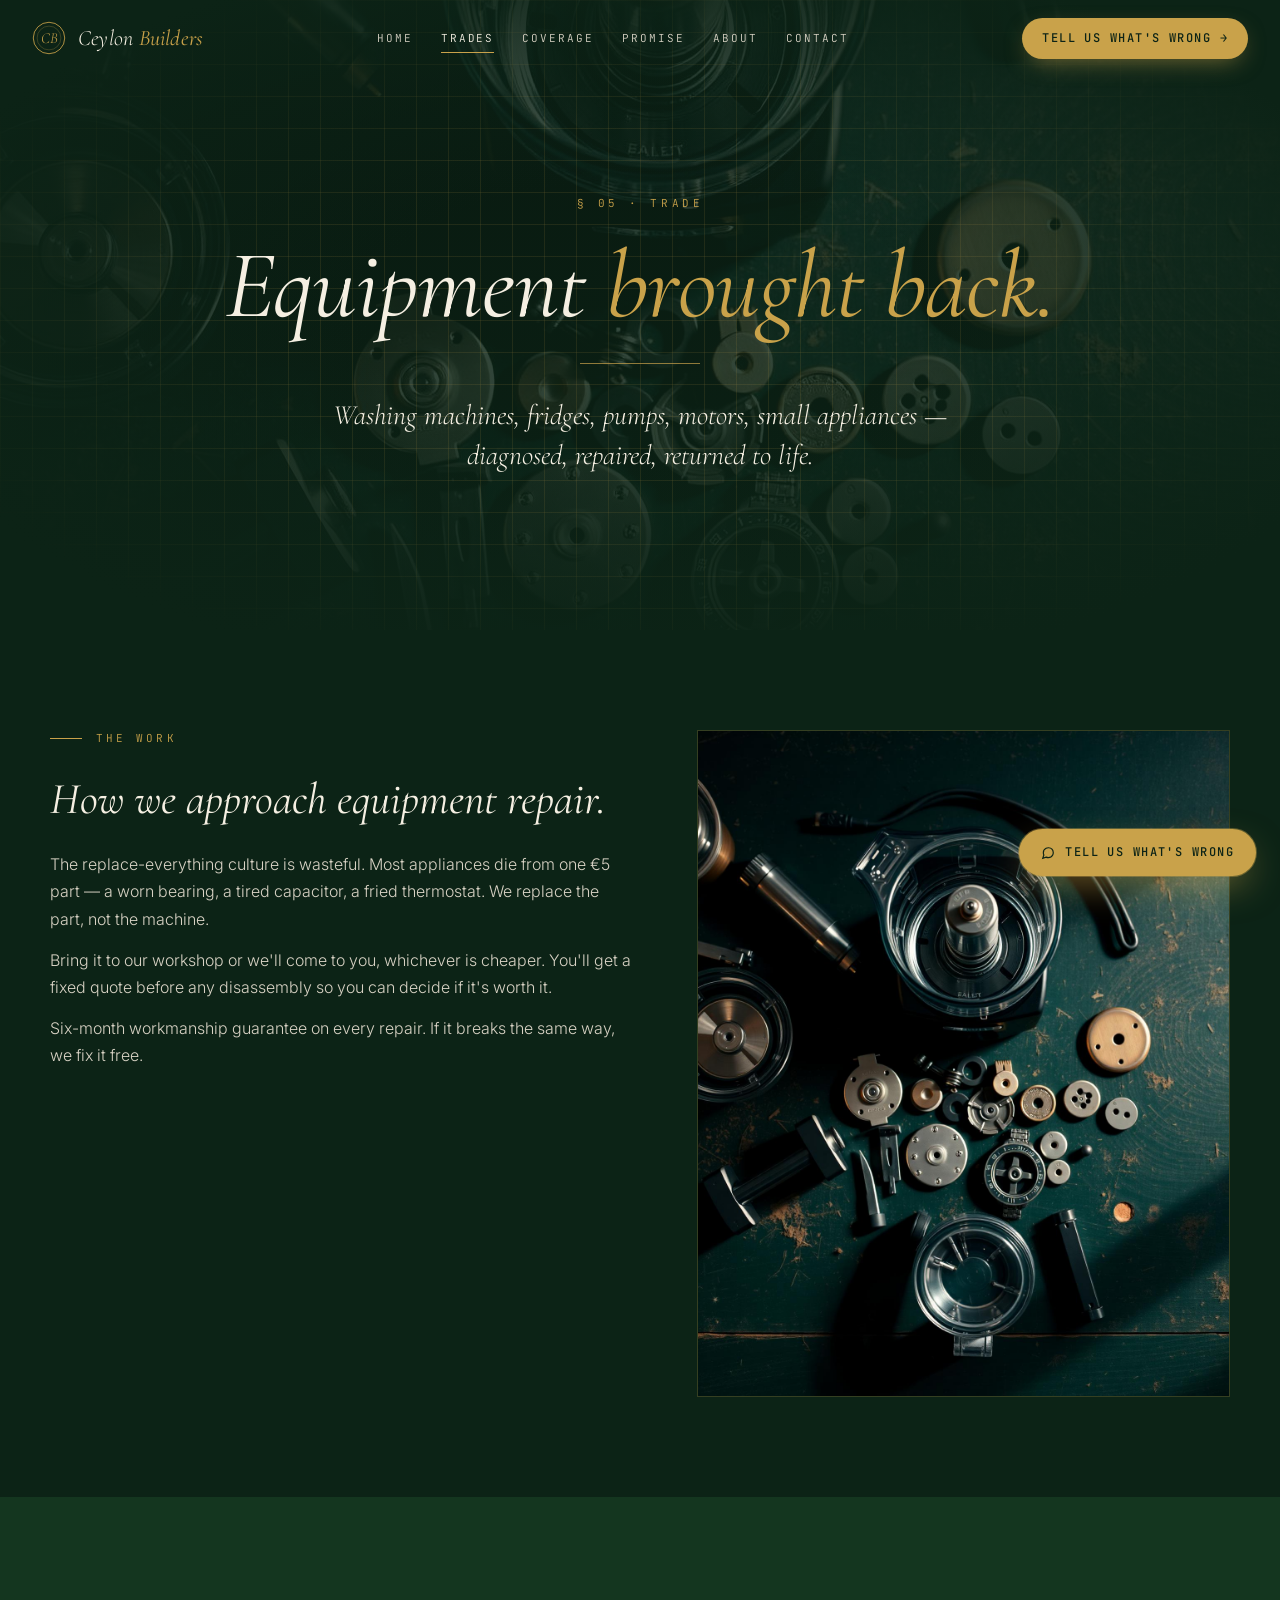
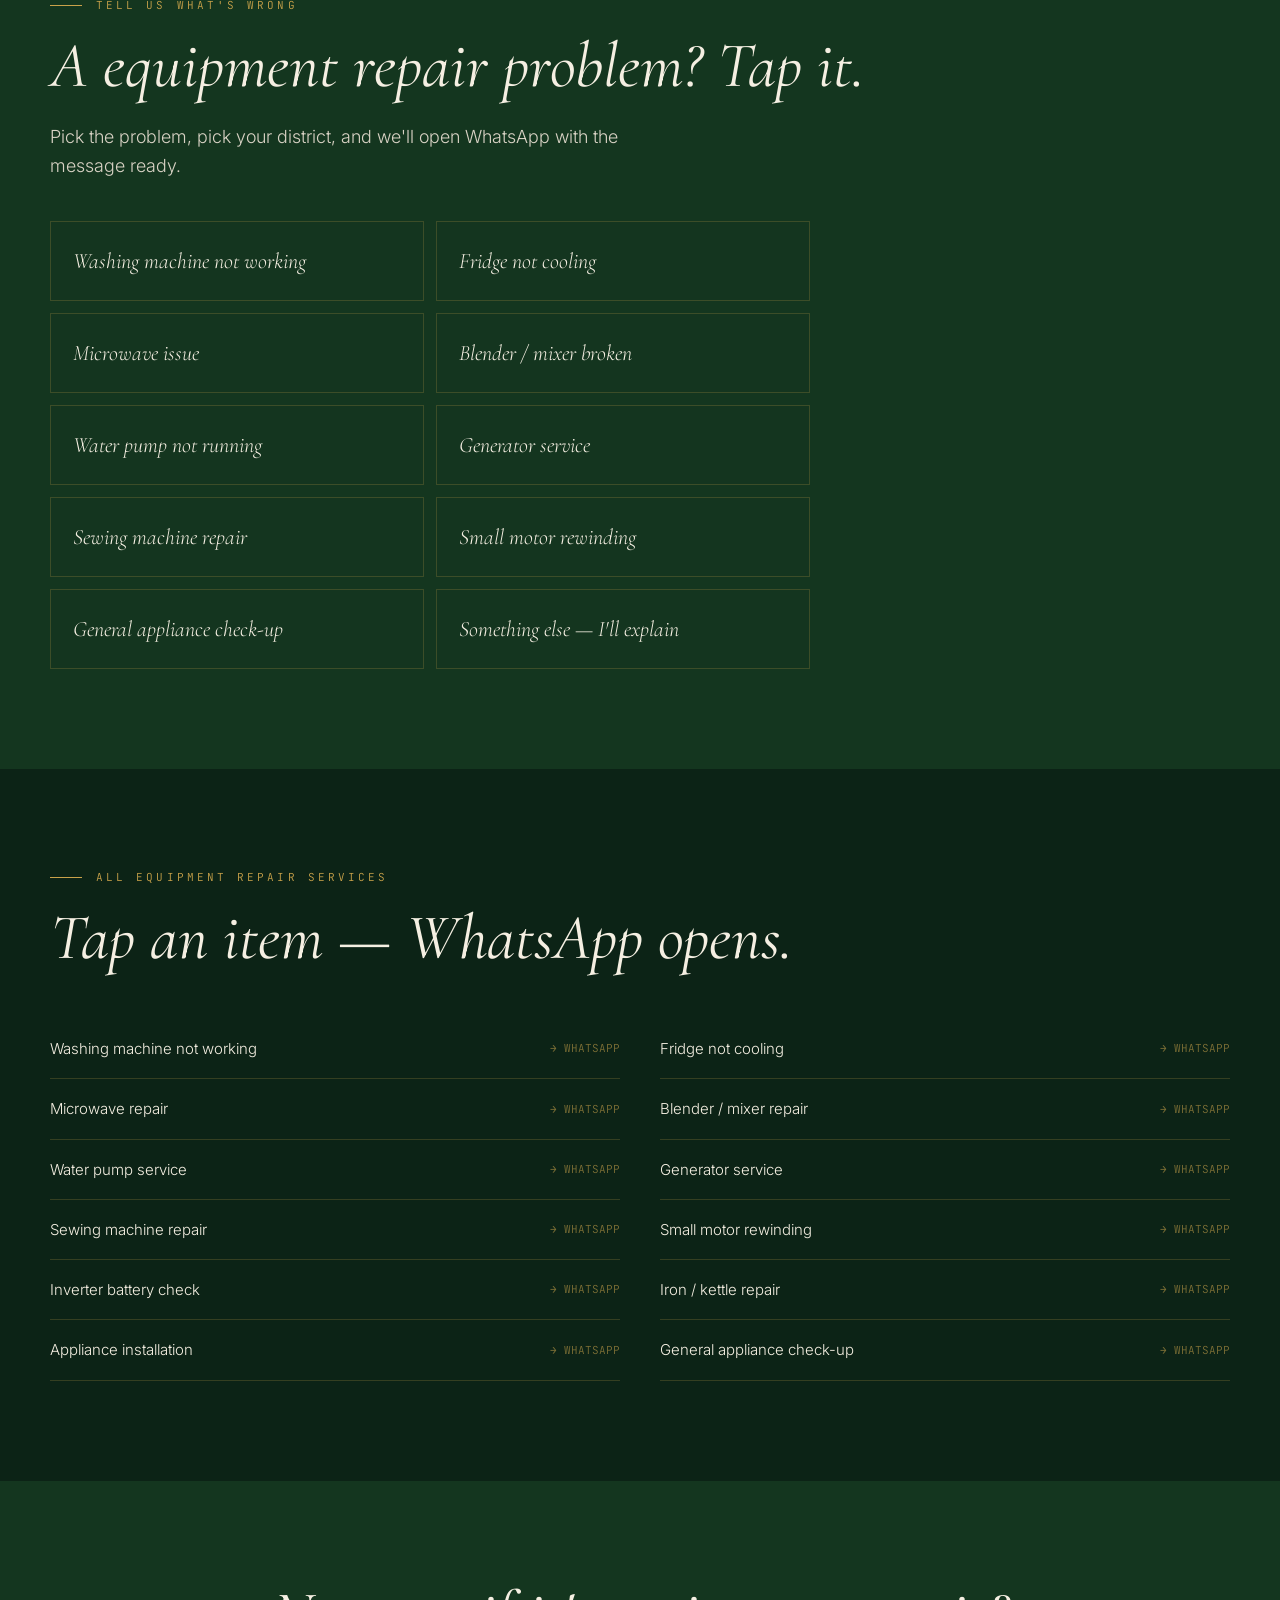
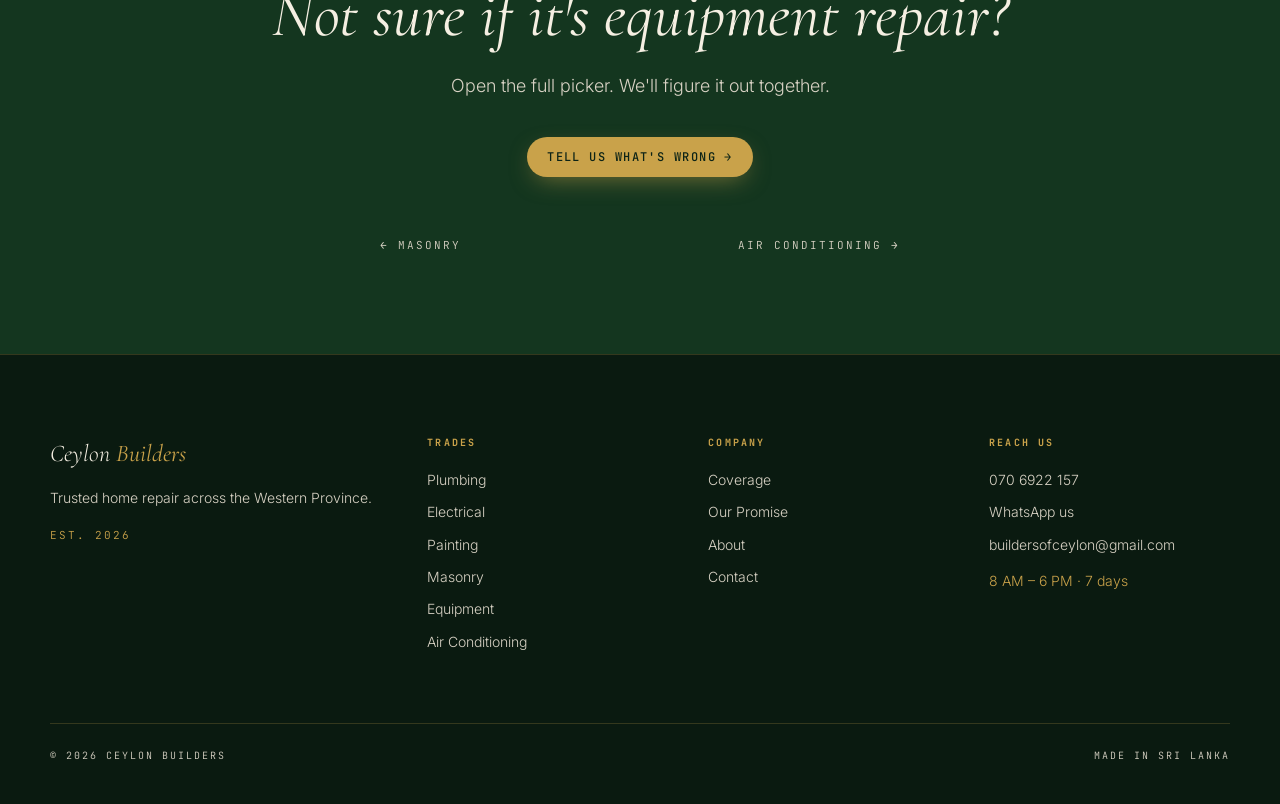
<file: trades/equipment.html>
<!doctype html>
<html lang="en">
<head>
<meta charset="utf-8">
<meta name="viewport" content="width=device-width,initial-scale=1">
<title>Equipment Repair — Ceylon Builders</title>
<meta name="description" content="Equipment Repair repair and installation across Colombo, Gampaha and Kalutara. Washing machines, fridges, pumps, motors, small appliances — diagnosed, repaired, returned to life.">
<meta property="og:title" content="Equipment Repair — Ceylon Builders">
<meta property="og:description" content="Equipment Repair repair and installation across Colombo, Gampaha and Kalutara. Washing machines, fridges, pumps, motors, small appliances — diagnosed, repaired, returned to life.">
<meta property="og:image" content="../assets/img/trade-equipment.jpg">
<meta property="og:type" content="website">
<meta name="twitter:card" content="summary_large_image">
<link rel="preconnect" href="https://fonts.googleapis.com">
<link rel="preconnect" href="https://fonts.gstatic.com" crossorigin>
<link rel="stylesheet" href="https://fonts.googleapis.com/css2?family=Cormorant+Garamond:ital,wght@1,400;1,500&family=Inter:wght@300;400;500&family=JetBrains+Mono:wght@400;500&display=swap">
<link rel="stylesheet" href="../assets/css/site.css">
</head>
<body>
<header class="topbar">
  <a href="../index.html" class="brand">
    <svg class="brand-mark" viewBox="0 0 40 40" fill="none" xmlns="http://www.w3.org/2000/svg">
      <circle cx="20" cy="20" r="18.5" stroke="#c9a24a" stroke-width="1"/>
      <circle cx="20" cy="20" r="14" stroke="#c9a24a" stroke-width="0.6" opacity=".5"/>
      <text x="20" y="26" text-anchor="middle" font-family="Cormorant Garamond, serif" font-style="italic" font-size="18" fill="#c9a24a">CB</text>
    </svg>
    <span class="brand-name"><i>Ceylon</i> <b>Builders</b></span>
  </a>
  <nav class="nav">
    <a href="../index.html" class="">Home</a>
    <a href="../trades/index.html" class="active">Trades</a>
    <a href="../coverage.html" class="">Coverage</a>
    <a href="../promise.html" class="">Promise</a>
    <a href="../about.html" class="">About</a>
    <a href="../contact.html" class="">Contact</a>
  </nav>
  <a href="#" data-cb-picker class="cta-pill">Tell us what's wrong →</a>
  <button class="mobile-toggle" aria-label="Menu" onclick="document.querySelector('.nav').classList.toggle('open')">
    <svg width="22" height="22" viewBox="0 0 24 24" fill="none" stroke="currentColor" stroke-width="2"><path d="M3 6h18M3 12h18M3 18h18"/></svg>
  </button>
</header>
<section class="hero page-hero">
  <div class="hero-img-wrap">
    <img class="hero-img" src="../assets/img/trade-equipment.jpg" alt="" loading="eager" fetchpriority="high">
  </div>
  <div class="grid-bg"></div>
  <div class="hero-inner">
    <div class="eyebrow">§ 05 · Trade</div>
    <h1 class="wordmark"><i>Equipment</i> <span class="amp">brought back.</span></h1>
    <div class="hairline"></div>
    <p class="sub">Washing machines, fridges, pumps, motors, small appliances — diagnosed, repaired, returned to life.</p>
  </div>
</section>

<section class="section section-dark">
  <div class="wrap editorial reveal">
    <div class="copy">
      <div class="section-label">The work</div>
      <h2>How we approach equipment repair.</h2>
      <p>The replace-everything culture is wasteful. Most appliances die from one €5 part — a worn bearing, a tired capacitor, a fried thermostat. We replace the part, not the machine.</p><p>Bring it to our workshop or we'll come to you, whichever is cheaper. You'll get a fixed quote before any disassembly so you can decide if it's worth it.</p><p>Six-month workmanship guarantee on every repair. If it breaks the same way, we fix it free.</p>
    </div>
    <div class="editorial-img">
      <img src="../assets/img/trade-equipment.jpg" alt="Equipment Repair" loading="lazy" width="1280" height="1600">
    </div>
  </div>
</section>

<section class="section section-mid">
  <div class="wrap reveal">
    <div id="cb-inline-picker" data-trade="equipment"></div>
  </div>
</section>

<section class="section section-dark">
  <div class="wrap reveal">
    <div class="section-label">All equipment repair services</div>
    <h2 class="section-title">Tap an item — WhatsApp opens.</h2>
    <div class="services-list">
      <a href="#" data-cb-picker="equipment"><span>Washing machine not working</span><span class="arr">→ WHATSAPP</span></a>
      <a href="#" data-cb-picker="equipment"><span>Fridge not cooling</span><span class="arr">→ WHATSAPP</span></a>
      <a href="#" data-cb-picker="equipment"><span>Microwave repair</span><span class="arr">→ WHATSAPP</span></a>
      <a href="#" data-cb-picker="equipment"><span>Blender / mixer repair</span><span class="arr">→ WHATSAPP</span></a>
      <a href="#" data-cb-picker="equipment"><span>Water pump service</span><span class="arr">→ WHATSAPP</span></a>
      <a href="#" data-cb-picker="equipment"><span>Generator service</span><span class="arr">→ WHATSAPP</span></a>
      <a href="#" data-cb-picker="equipment"><span>Sewing machine repair</span><span class="arr">→ WHATSAPP</span></a>
      <a href="#" data-cb-picker="equipment"><span>Small motor rewinding</span><span class="arr">→ WHATSAPP</span></a>
      <a href="#" data-cb-picker="equipment"><span>Inverter battery check</span><span class="arr">→ WHATSAPP</span></a>
      <a href="#" data-cb-picker="equipment"><span>Iron / kettle repair</span><span class="arr">→ WHATSAPP</span></a>
      <a href="#" data-cb-picker="equipment"><span>Appliance installation</span><span class="arr">→ WHATSAPP</span></a>
      <a href="#" data-cb-picker="equipment"><span>General appliance check-up</span><span class="arr">→ WHATSAPP</span></a>
    </div>
  </div>
</section>

<section class="section section-mid center">
  <div class="wrap-narrow reveal">
    <h2 class="section-title">Not sure if it's equipment repair?</h2>
    <p class="section-lede" style="margin:0 auto 36px">Open the full picker. We'll figure it out together.</p>
    <a href="#" data-cb-picker class="cta-pill">Tell us what's wrong →</a>
    <div style="margin-top:60px; display:flex; justify-content:space-between; max-width:520px; margin-left:auto; margin-right:auto; font-family:var(--mono); font-size:11px; letter-spacing:.18em; text-transform:uppercase; color:var(--paper-dim)">
      <a href="masonry.html" style="color:var(--paper-dim)">← Masonry</a>
      <a href="aircon.html" style="color:var(--paper-dim)">Air Conditioning →</a>
    </div>
  </div>
</section>
<footer class="foot">
  <div class="foot-grid">
    <div>
      <div class="foot-mark"><i>Ceylon</i> <b>Builders</b></div>
      <p>Trusted home repair across the Western Province.</p>
      <p style="font-family:var(--mono); font-size:11px; letter-spacing:.18em; color:var(--gold); margin-top:18px">EST. 2026</p>
    </div>
    <div>
      <h4>Trades</h4>
      <a href="../trades/plumbing.html">Plumbing</a>
      <a href="../trades/electrical.html">Electrical</a>
      <a href="../trades/painting.html">Painting</a>
      <a href="../trades/masonry.html">Masonry</a>
      <a href="../trades/equipment.html">Equipment</a>
      <a href="../trades/aircon.html">Air Conditioning</a>
    </div>
    <div>
      <h4>Company</h4>
      <a href="../coverage.html">Coverage</a>
      <a href="../promise.html">Our Promise</a>
      <a href="../about.html">About</a>
      <a href="../contact.html">Contact</a>
    </div>
    <div>
      <h4>Reach us</h4>
      <a data-cb-tel><span data-cb-phone></span></a>
      <a data-cb-wa="Hi Ceylon Builders — I'd like to know more.">WhatsApp us</a>
      <a data-cb-email></a>
      <p data-cb-hours style="color:var(--gold); margin-top:14px"></p>
    </div>
  </div>
  <div class="foot-bottom">
    <span>© 2026 Ceylon Builders</span>
    <span>Made in Sri Lanka</span>
  </div>
</footer>

<script src="../assets/js/problems.js"></script>
<script src="../assets/js/site.js"></script>
</body>
</html>
</file>
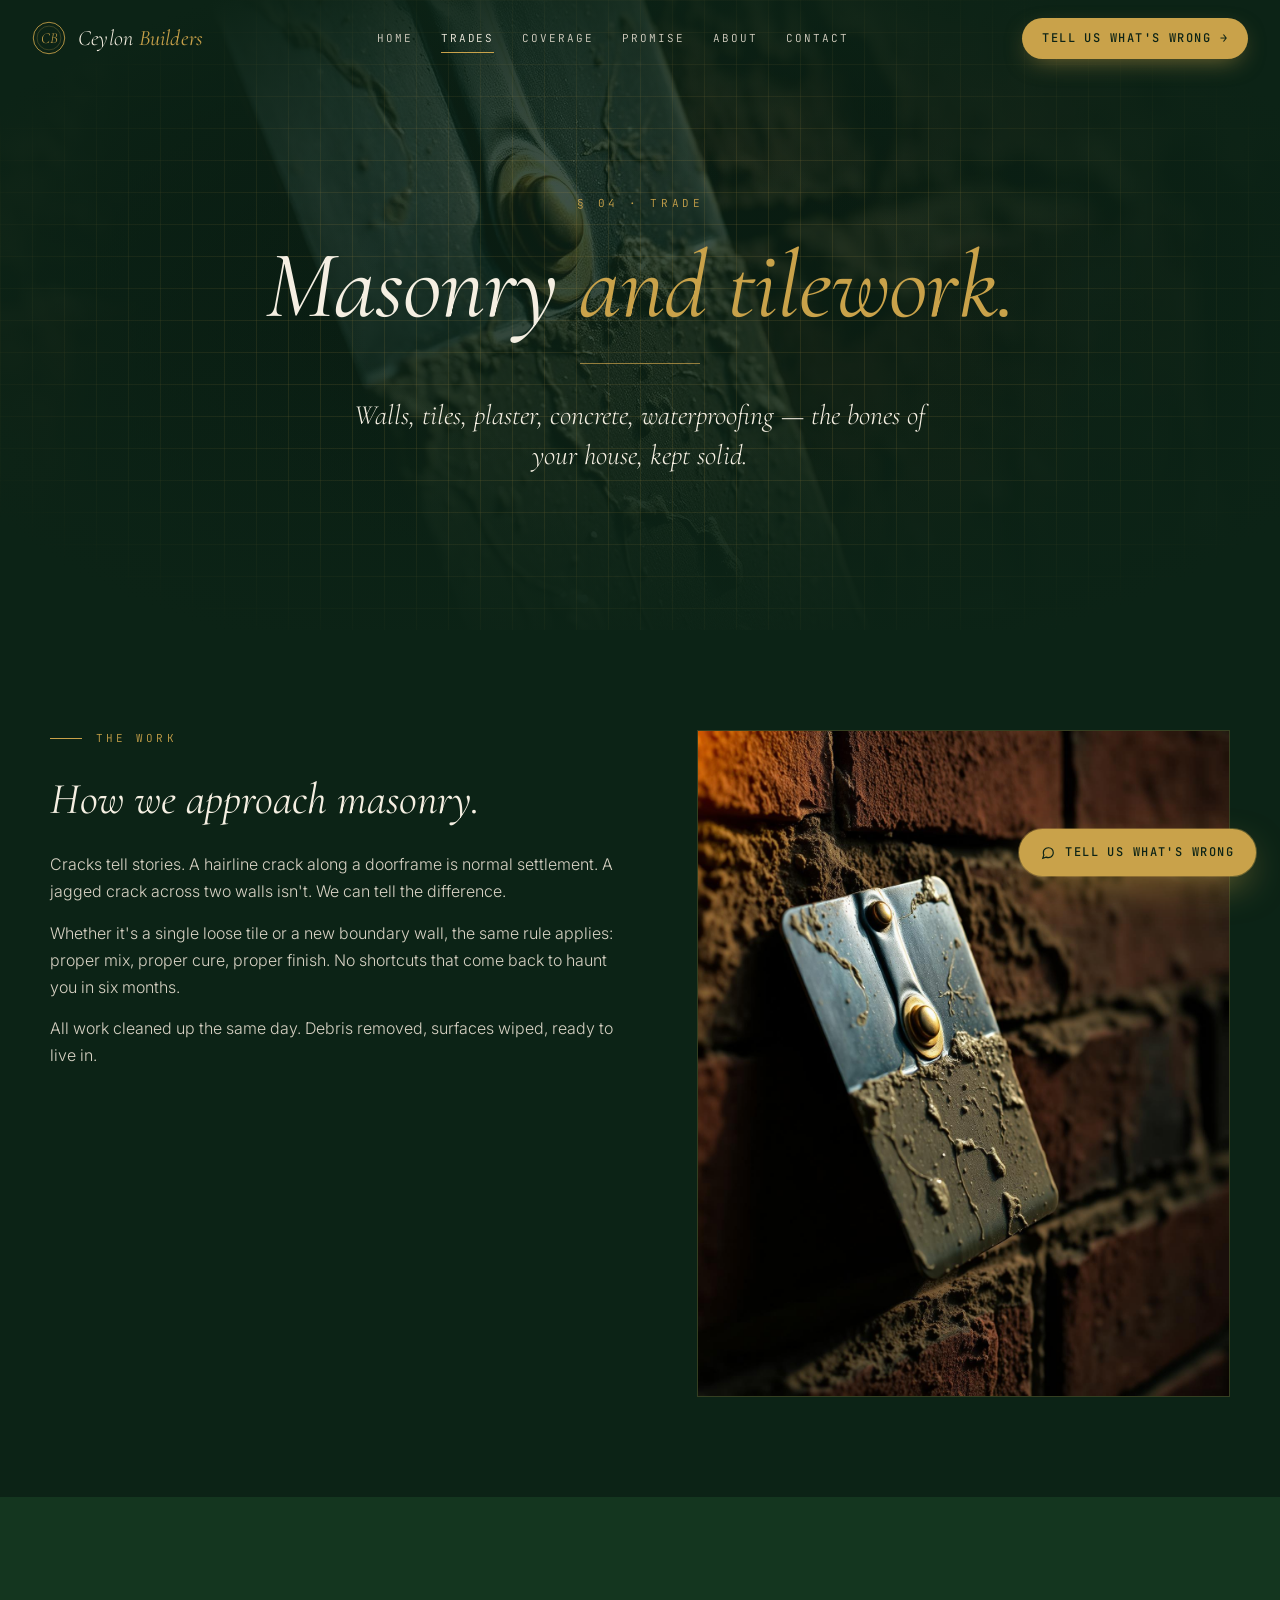
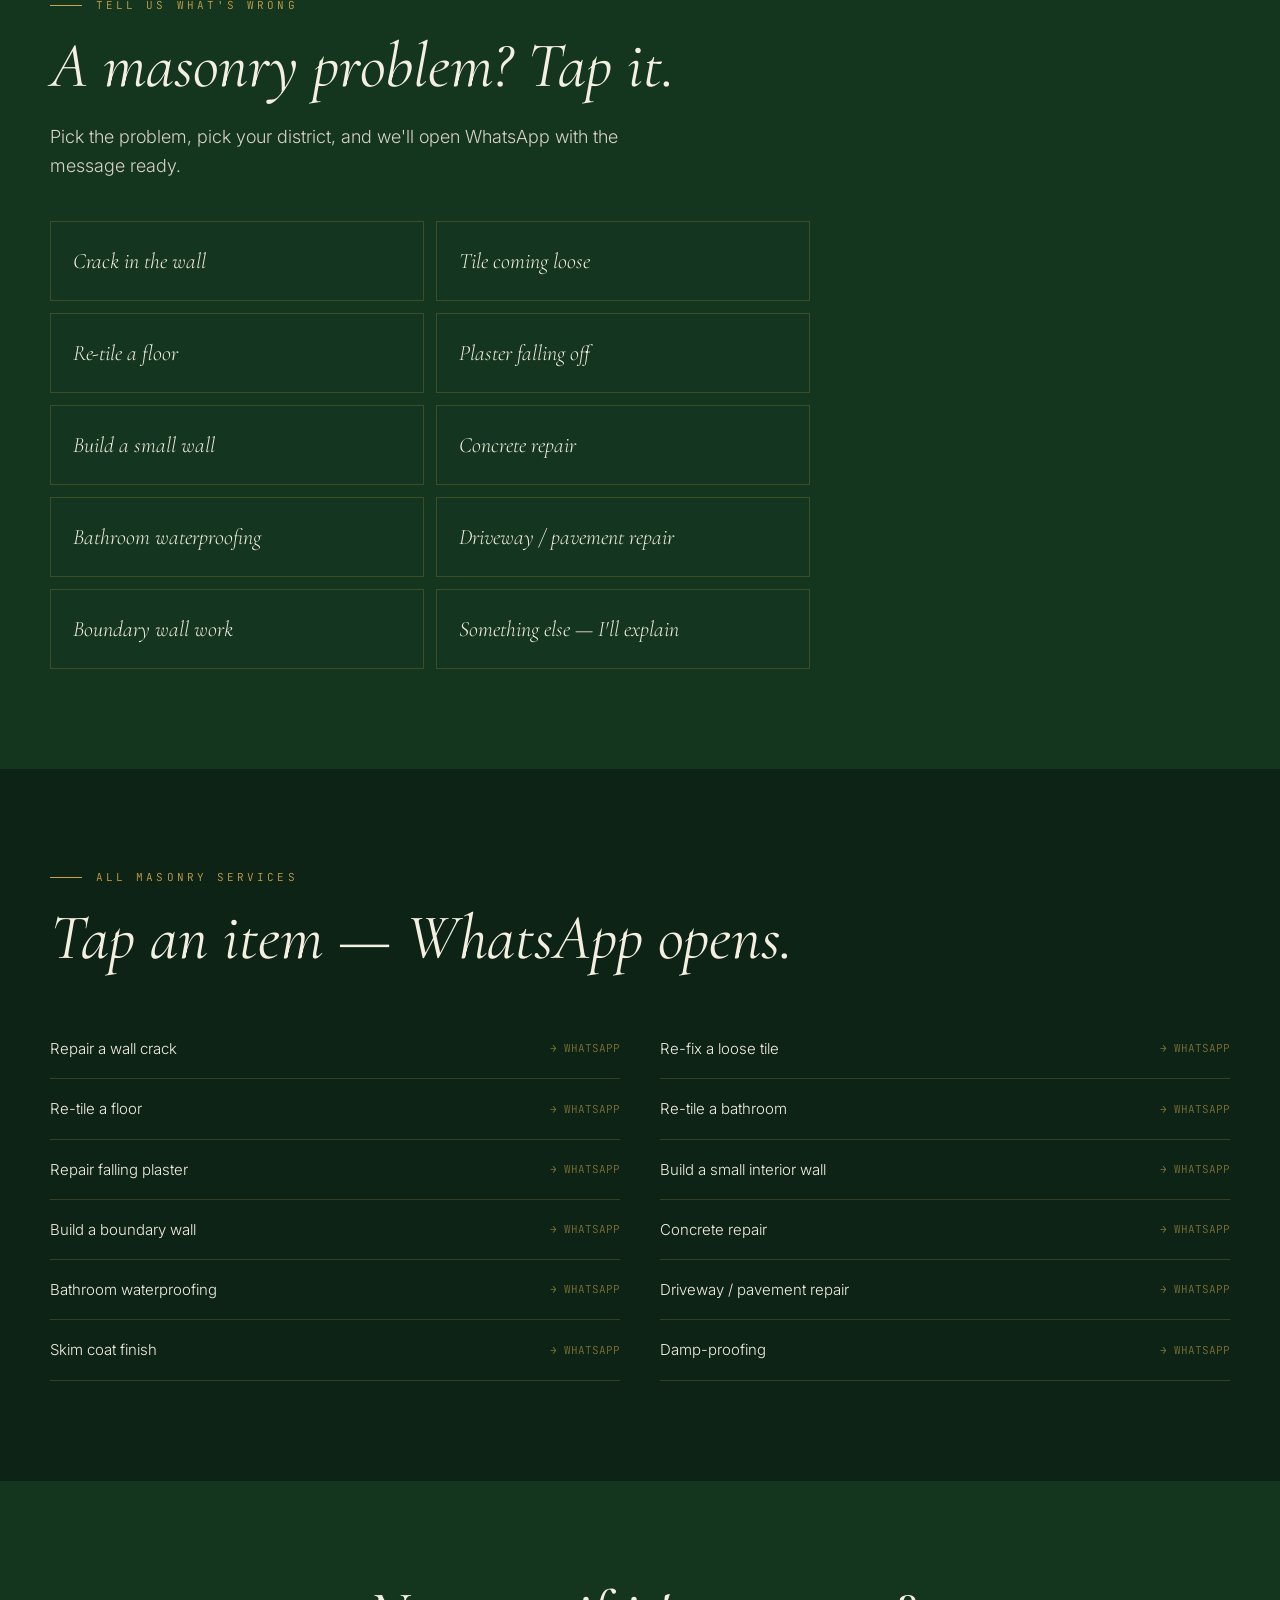
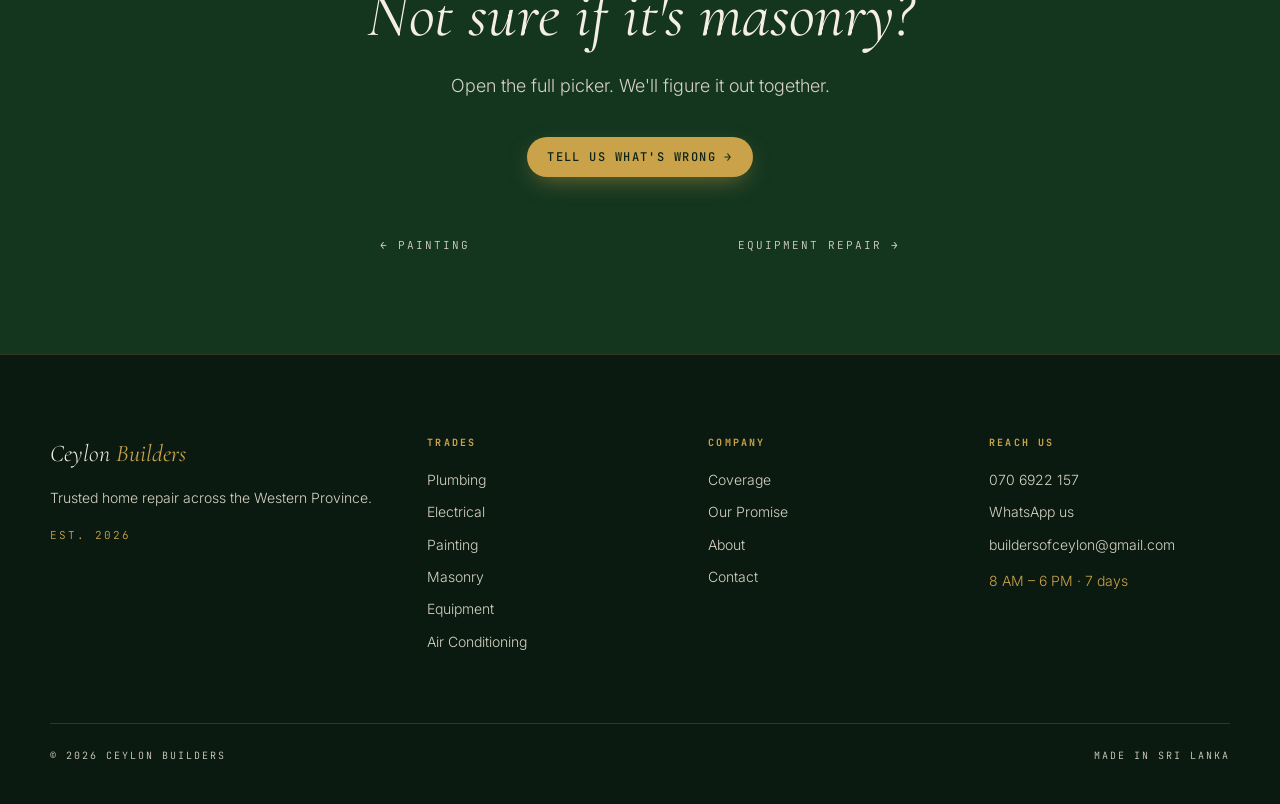
<file: trades/masonry.html>
<!doctype html>
<html lang="en">
<head>
<meta charset="utf-8">
<meta name="viewport" content="width=device-width,initial-scale=1">
<title>Masonry — Ceylon Builders</title>
<meta name="description" content="Masonry repair and installation across Colombo, Gampaha and Kalutara. Walls, tiles, plaster, concrete, waterproofing — the bones of your house, kept solid.">
<meta property="og:title" content="Masonry — Ceylon Builders">
<meta property="og:description" content="Masonry repair and installation across Colombo, Gampaha and Kalutara. Walls, tiles, plaster, concrete, waterproofing — the bones of your house, kept solid.">
<meta property="og:image" content="../assets/img/trade-masonry.jpg">
<meta property="og:type" content="website">
<meta name="twitter:card" content="summary_large_image">
<link rel="preconnect" href="https://fonts.googleapis.com">
<link rel="preconnect" href="https://fonts.gstatic.com" crossorigin>
<link rel="stylesheet" href="https://fonts.googleapis.com/css2?family=Cormorant+Garamond:ital,wght@1,400;1,500&family=Inter:wght@300;400;500&family=JetBrains+Mono:wght@400;500&display=swap">
<link rel="stylesheet" href="../assets/css/site.css">
</head>
<body>
<header class="topbar">
  <a href="../index.html" class="brand">
    <svg class="brand-mark" viewBox="0 0 40 40" fill="none" xmlns="http://www.w3.org/2000/svg">
      <circle cx="20" cy="20" r="18.5" stroke="#c9a24a" stroke-width="1"/>
      <circle cx="20" cy="20" r="14" stroke="#c9a24a" stroke-width="0.6" opacity=".5"/>
      <text x="20" y="26" text-anchor="middle" font-family="Cormorant Garamond, serif" font-style="italic" font-size="18" fill="#c9a24a">CB</text>
    </svg>
    <span class="brand-name"><i>Ceylon</i> <b>Builders</b></span>
  </a>
  <nav class="nav">
    <a href="../index.html" class="">Home</a>
    <a href="../trades/index.html" class="active">Trades</a>
    <a href="../coverage.html" class="">Coverage</a>
    <a href="../promise.html" class="">Promise</a>
    <a href="../about.html" class="">About</a>
    <a href="../contact.html" class="">Contact</a>
  </nav>
  <a href="#" data-cb-picker class="cta-pill">Tell us what's wrong →</a>
  <button class="mobile-toggle" aria-label="Menu" onclick="document.querySelector('.nav').classList.toggle('open')">
    <svg width="22" height="22" viewBox="0 0 24 24" fill="none" stroke="currentColor" stroke-width="2"><path d="M3 6h18M3 12h18M3 18h18"/></svg>
  </button>
</header>
<section class="hero page-hero">
  <div class="hero-img-wrap">
    <img class="hero-img" src="../assets/img/trade-masonry.jpg" alt="" loading="eager" fetchpriority="high">
  </div>
  <div class="grid-bg"></div>
  <div class="hero-inner">
    <div class="eyebrow">§ 04 · Trade</div>
    <h1 class="wordmark"><i>Masonry</i> <span class="amp">and tilework.</span></h1>
    <div class="hairline"></div>
    <p class="sub">Walls, tiles, plaster, concrete, waterproofing — the bones of your house, kept solid.</p>
  </div>
</section>

<section class="section section-dark">
  <div class="wrap editorial reveal">
    <div class="copy">
      <div class="section-label">The work</div>
      <h2>How we approach masonry.</h2>
      <p>Cracks tell stories. A hairline crack along a doorframe is normal settlement. A jagged crack across two walls isn't. We can tell the difference.</p><p>Whether it's a single loose tile or a new boundary wall, the same rule applies: proper mix, proper cure, proper finish. No shortcuts that come back to haunt you in six months.</p><p>All work cleaned up the same day. Debris removed, surfaces wiped, ready to live in.</p>
    </div>
    <div class="editorial-img">
      <img src="../assets/img/trade-masonry.jpg" alt="Masonry" loading="lazy" width="1280" height="1600">
    </div>
  </div>
</section>

<section class="section section-mid">
  <div class="wrap reveal">
    <div id="cb-inline-picker" data-trade="masonry"></div>
  </div>
</section>

<section class="section section-dark">
  <div class="wrap reveal">
    <div class="section-label">All masonry services</div>
    <h2 class="section-title">Tap an item — WhatsApp opens.</h2>
    <div class="services-list">
      <a href="#" data-cb-picker="masonry"><span>Repair a wall crack</span><span class="arr">→ WHATSAPP</span></a>
      <a href="#" data-cb-picker="masonry"><span>Re-fix a loose tile</span><span class="arr">→ WHATSAPP</span></a>
      <a href="#" data-cb-picker="masonry"><span>Re-tile a floor</span><span class="arr">→ WHATSAPP</span></a>
      <a href="#" data-cb-picker="masonry"><span>Re-tile a bathroom</span><span class="arr">→ WHATSAPP</span></a>
      <a href="#" data-cb-picker="masonry"><span>Repair falling plaster</span><span class="arr">→ WHATSAPP</span></a>
      <a href="#" data-cb-picker="masonry"><span>Build a small interior wall</span><span class="arr">→ WHATSAPP</span></a>
      <a href="#" data-cb-picker="masonry"><span>Build a boundary wall</span><span class="arr">→ WHATSAPP</span></a>
      <a href="#" data-cb-picker="masonry"><span>Concrete repair</span><span class="arr">→ WHATSAPP</span></a>
      <a href="#" data-cb-picker="masonry"><span>Bathroom waterproofing</span><span class="arr">→ WHATSAPP</span></a>
      <a href="#" data-cb-picker="masonry"><span>Driveway / pavement repair</span><span class="arr">→ WHATSAPP</span></a>
      <a href="#" data-cb-picker="masonry"><span>Skim coat finish</span><span class="arr">→ WHATSAPP</span></a>
      <a href="#" data-cb-picker="masonry"><span>Damp-proofing</span><span class="arr">→ WHATSAPP</span></a>
    </div>
  </div>
</section>

<section class="section section-mid center">
  <div class="wrap-narrow reveal">
    <h2 class="section-title">Not sure if it's masonry?</h2>
    <p class="section-lede" style="margin:0 auto 36px">Open the full picker. We'll figure it out together.</p>
    <a href="#" data-cb-picker class="cta-pill">Tell us what's wrong →</a>
    <div style="margin-top:60px; display:flex; justify-content:space-between; max-width:520px; margin-left:auto; margin-right:auto; font-family:var(--mono); font-size:11px; letter-spacing:.18em; text-transform:uppercase; color:var(--paper-dim)">
      <a href="painting.html" style="color:var(--paper-dim)">← Painting</a>
      <a href="equipment.html" style="color:var(--paper-dim)">Equipment Repair →</a>
    </div>
  </div>
</section>
<footer class="foot">
  <div class="foot-grid">
    <div>
      <div class="foot-mark"><i>Ceylon</i> <b>Builders</b></div>
      <p>Trusted home repair across the Western Province.</p>
      <p style="font-family:var(--mono); font-size:11px; letter-spacing:.18em; color:var(--gold); margin-top:18px">EST. 2026</p>
    </div>
    <div>
      <h4>Trades</h4>
      <a href="../trades/plumbing.html">Plumbing</a>
      <a href="../trades/electrical.html">Electrical</a>
      <a href="../trades/painting.html">Painting</a>
      <a href="../trades/masonry.html">Masonry</a>
      <a href="../trades/equipment.html">Equipment</a>
      <a href="../trades/aircon.html">Air Conditioning</a>
    </div>
    <div>
      <h4>Company</h4>
      <a href="../coverage.html">Coverage</a>
      <a href="../promise.html">Our Promise</a>
      <a href="../about.html">About</a>
      <a href="../contact.html">Contact</a>
    </div>
    <div>
      <h4>Reach us</h4>
      <a data-cb-tel><span data-cb-phone></span></a>
      <a data-cb-wa="Hi Ceylon Builders — I'd like to know more.">WhatsApp us</a>
      <a data-cb-email></a>
      <p data-cb-hours style="color:var(--gold); margin-top:14px"></p>
    </div>
  </div>
  <div class="foot-bottom">
    <span>© 2026 Ceylon Builders</span>
    <span>Made in Sri Lanka</span>
  </div>
</footer>

<script src="../assets/js/problems.js"></script>
<script src="../assets/js/site.js"></script>
</body>
</html>
</file>
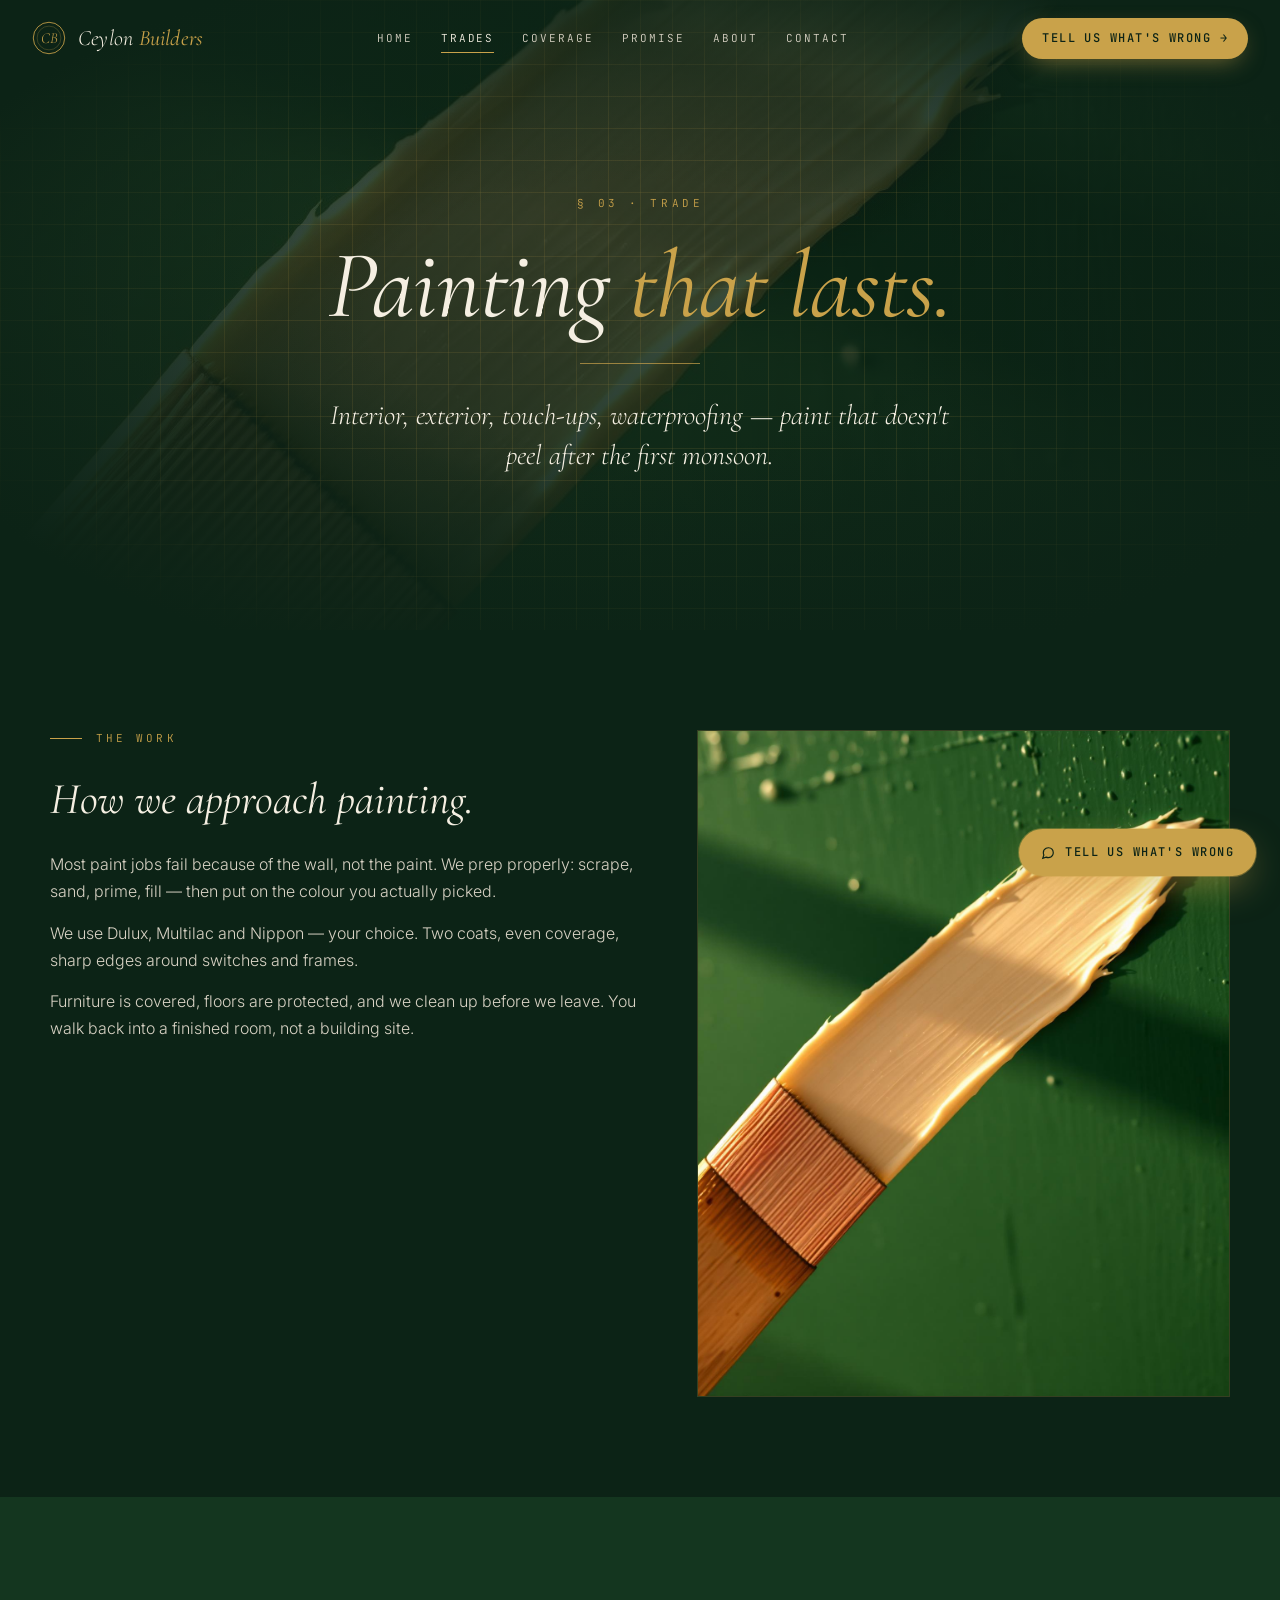
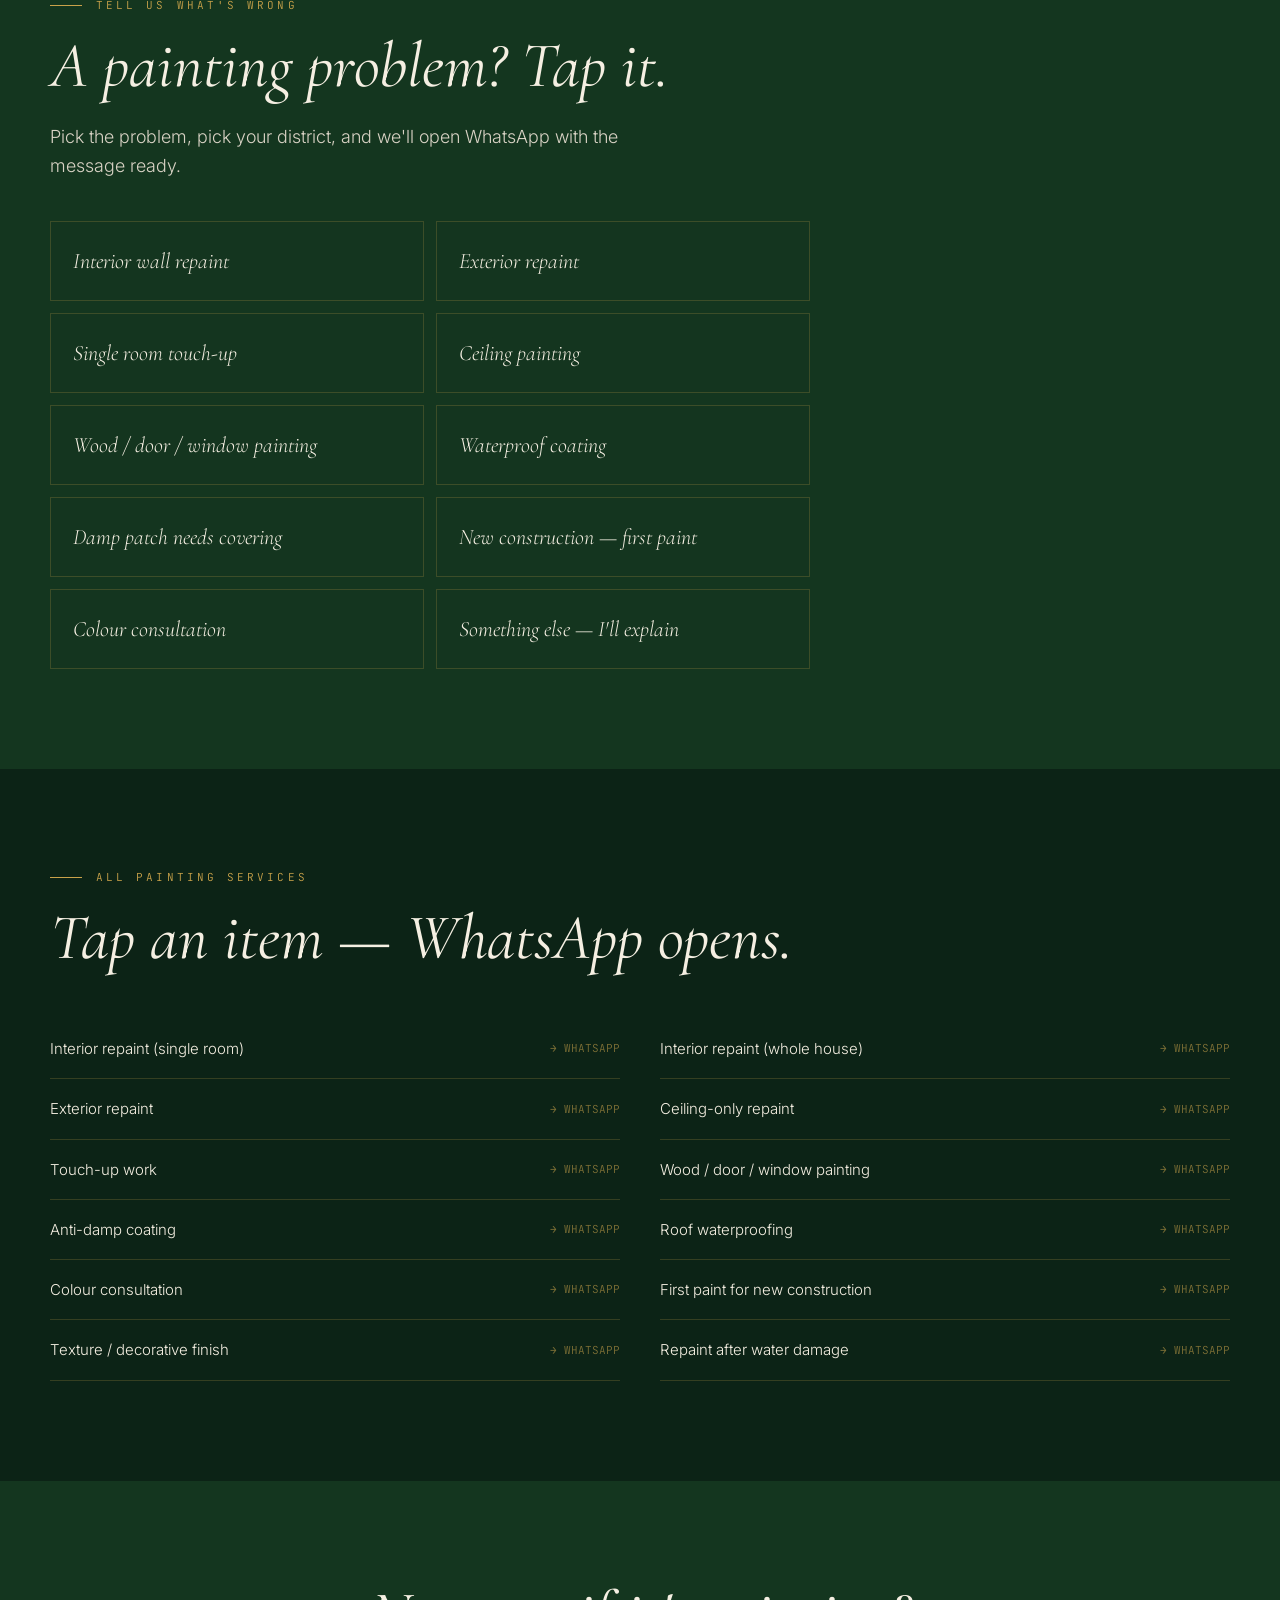
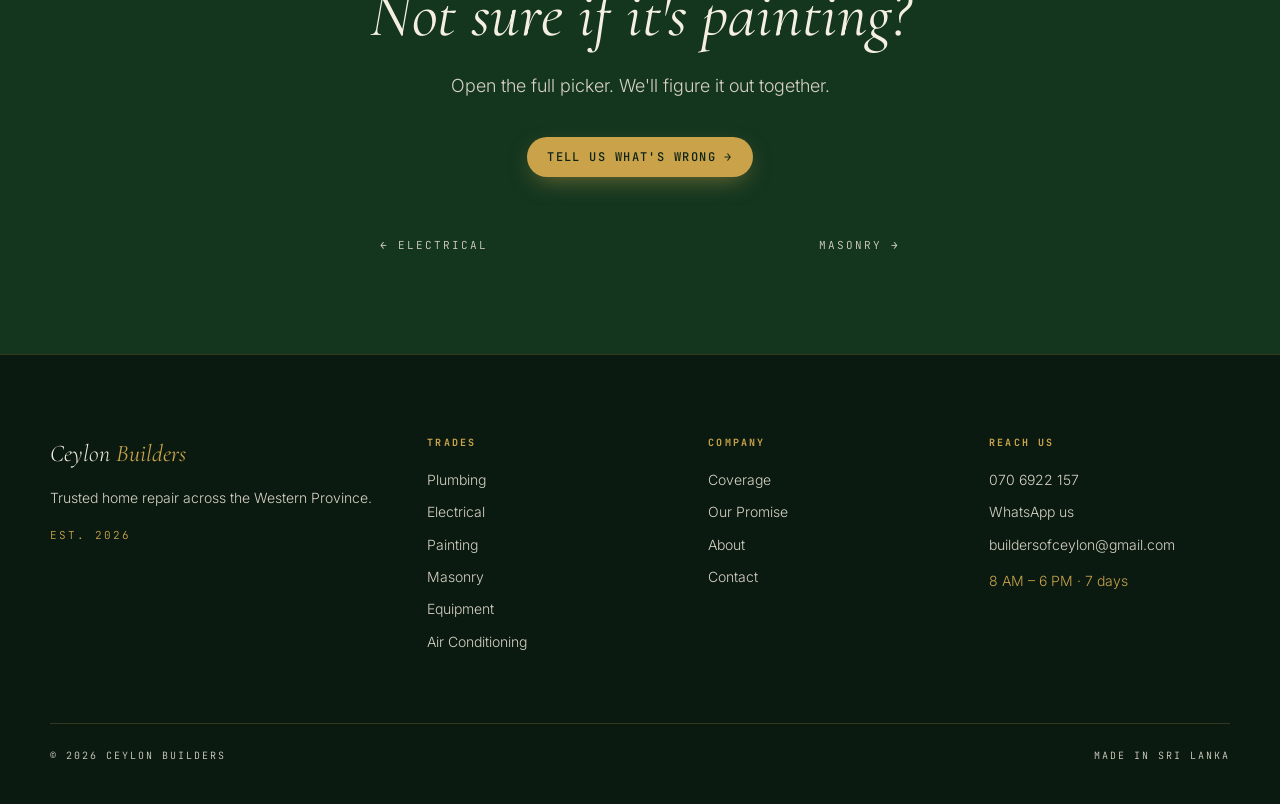
<file: trades/painting.html>
<!doctype html>
<html lang="en">
<head>
<meta charset="utf-8">
<meta name="viewport" content="width=device-width,initial-scale=1">
<title>Painting — Ceylon Builders</title>
<meta name="description" content="Painting repair and installation across Colombo, Gampaha and Kalutara. Interior, exterior, touch-ups, waterproofing — paint that doesn't peel after the first monsoon.">
<meta property="og:title" content="Painting — Ceylon Builders">
<meta property="og:description" content="Painting repair and installation across Colombo, Gampaha and Kalutara. Interior, exterior, touch-ups, waterproofing — paint that doesn't peel after the first monsoon.">
<meta property="og:image" content="../assets/img/trade-painting.jpg">
<meta property="og:type" content="website">
<meta name="twitter:card" content="summary_large_image">
<link rel="preconnect" href="https://fonts.googleapis.com">
<link rel="preconnect" href="https://fonts.gstatic.com" crossorigin>
<link rel="stylesheet" href="https://fonts.googleapis.com/css2?family=Cormorant+Garamond:ital,wght@1,400;1,500&family=Inter:wght@300;400;500&family=JetBrains+Mono:wght@400;500&display=swap">
<link rel="stylesheet" href="../assets/css/site.css">
</head>
<body>
<header class="topbar">
  <a href="../index.html" class="brand">
    <svg class="brand-mark" viewBox="0 0 40 40" fill="none" xmlns="http://www.w3.org/2000/svg">
      <circle cx="20" cy="20" r="18.5" stroke="#c9a24a" stroke-width="1"/>
      <circle cx="20" cy="20" r="14" stroke="#c9a24a" stroke-width="0.6" opacity=".5"/>
      <text x="20" y="26" text-anchor="middle" font-family="Cormorant Garamond, serif" font-style="italic" font-size="18" fill="#c9a24a">CB</text>
    </svg>
    <span class="brand-name"><i>Ceylon</i> <b>Builders</b></span>
  </a>
  <nav class="nav">
    <a href="../index.html" class="">Home</a>
    <a href="../trades/index.html" class="active">Trades</a>
    <a href="../coverage.html" class="">Coverage</a>
    <a href="../promise.html" class="">Promise</a>
    <a href="../about.html" class="">About</a>
    <a href="../contact.html" class="">Contact</a>
  </nav>
  <a href="#" data-cb-picker class="cta-pill">Tell us what's wrong →</a>
  <button class="mobile-toggle" aria-label="Menu" onclick="document.querySelector('.nav').classList.toggle('open')">
    <svg width="22" height="22" viewBox="0 0 24 24" fill="none" stroke="currentColor" stroke-width="2"><path d="M3 6h18M3 12h18M3 18h18"/></svg>
  </button>
</header>
<section class="hero page-hero">
  <div class="hero-img-wrap">
    <img class="hero-img" src="../assets/img/trade-painting.jpg" alt="" loading="eager" fetchpriority="high">
  </div>
  <div class="grid-bg"></div>
  <div class="hero-inner">
    <div class="eyebrow">§ 03 · Trade</div>
    <h1 class="wordmark"><i>Painting</i> <span class="amp">that lasts.</span></h1>
    <div class="hairline"></div>
    <p class="sub">Interior, exterior, touch-ups, waterproofing — paint that doesn't peel after the first monsoon.</p>
  </div>
</section>

<section class="section section-dark">
  <div class="wrap editorial reveal">
    <div class="copy">
      <div class="section-label">The work</div>
      <h2>How we approach painting.</h2>
      <p>Most paint jobs fail because of the wall, not the paint. We prep properly: scrape, sand, prime, fill — then put on the colour you actually picked.</p><p>We use Dulux, Multilac and Nippon — your choice. Two coats, even coverage, sharp edges around switches and frames.</p><p>Furniture is covered, floors are protected, and we clean up before we leave. You walk back into a finished room, not a building site.</p>
    </div>
    <div class="editorial-img">
      <img src="../assets/img/trade-painting.jpg" alt="Painting" loading="lazy" width="1280" height="1600">
    </div>
  </div>
</section>

<section class="section section-mid">
  <div class="wrap reveal">
    <div id="cb-inline-picker" data-trade="painting"></div>
  </div>
</section>

<section class="section section-dark">
  <div class="wrap reveal">
    <div class="section-label">All painting services</div>
    <h2 class="section-title">Tap an item — WhatsApp opens.</h2>
    <div class="services-list">
      <a href="#" data-cb-picker="painting"><span>Interior repaint (single room)</span><span class="arr">→ WHATSAPP</span></a>
      <a href="#" data-cb-picker="painting"><span>Interior repaint (whole house)</span><span class="arr">→ WHATSAPP</span></a>
      <a href="#" data-cb-picker="painting"><span>Exterior repaint</span><span class="arr">→ WHATSAPP</span></a>
      <a href="#" data-cb-picker="painting"><span>Ceiling-only repaint</span><span class="arr">→ WHATSAPP</span></a>
      <a href="#" data-cb-picker="painting"><span>Touch-up work</span><span class="arr">→ WHATSAPP</span></a>
      <a href="#" data-cb-picker="painting"><span>Wood / door / window painting</span><span class="arr">→ WHATSAPP</span></a>
      <a href="#" data-cb-picker="painting"><span>Anti-damp coating</span><span class="arr">→ WHATSAPP</span></a>
      <a href="#" data-cb-picker="painting"><span>Roof waterproofing</span><span class="arr">→ WHATSAPP</span></a>
      <a href="#" data-cb-picker="painting"><span>Colour consultation</span><span class="arr">→ WHATSAPP</span></a>
      <a href="#" data-cb-picker="painting"><span>First paint for new construction</span><span class="arr">→ WHATSAPP</span></a>
      <a href="#" data-cb-picker="painting"><span>Texture / decorative finish</span><span class="arr">→ WHATSAPP</span></a>
      <a href="#" data-cb-picker="painting"><span>Repaint after water damage</span><span class="arr">→ WHATSAPP</span></a>
    </div>
  </div>
</section>

<section class="section section-mid center">
  <div class="wrap-narrow reveal">
    <h2 class="section-title">Not sure if it's painting?</h2>
    <p class="section-lede" style="margin:0 auto 36px">Open the full picker. We'll figure it out together.</p>
    <a href="#" data-cb-picker class="cta-pill">Tell us what's wrong →</a>
    <div style="margin-top:60px; display:flex; justify-content:space-between; max-width:520px; margin-left:auto; margin-right:auto; font-family:var(--mono); font-size:11px; letter-spacing:.18em; text-transform:uppercase; color:var(--paper-dim)">
      <a href="electrical.html" style="color:var(--paper-dim)">← Electrical</a>
      <a href="masonry.html" style="color:var(--paper-dim)">Masonry →</a>
    </div>
  </div>
</section>
<footer class="foot">
  <div class="foot-grid">
    <div>
      <div class="foot-mark"><i>Ceylon</i> <b>Builders</b></div>
      <p>Trusted home repair across the Western Province.</p>
      <p style="font-family:var(--mono); font-size:11px; letter-spacing:.18em; color:var(--gold); margin-top:18px">EST. 2026</p>
    </div>
    <div>
      <h4>Trades</h4>
      <a href="../trades/plumbing.html">Plumbing</a>
      <a href="../trades/electrical.html">Electrical</a>
      <a href="../trades/painting.html">Painting</a>
      <a href="../trades/masonry.html">Masonry</a>
      <a href="../trades/equipment.html">Equipment</a>
      <a href="../trades/aircon.html">Air Conditioning</a>
    </div>
    <div>
      <h4>Company</h4>
      <a href="../coverage.html">Coverage</a>
      <a href="../promise.html">Our Promise</a>
      <a href="../about.html">About</a>
      <a href="../contact.html">Contact</a>
    </div>
    <div>
      <h4>Reach us</h4>
      <a data-cb-tel><span data-cb-phone></span></a>
      <a data-cb-wa="Hi Ceylon Builders — I'd like to know more.">WhatsApp us</a>
      <a data-cb-email></a>
      <p data-cb-hours style="color:var(--gold); margin-top:14px"></p>
    </div>
  </div>
  <div class="foot-bottom">
    <span>© 2026 Ceylon Builders</span>
    <span>Made in Sri Lanka</span>
  </div>
</footer>

<script src="../assets/js/problems.js"></script>
<script src="../assets/js/site.js"></script>
</body>
</html>
</file>
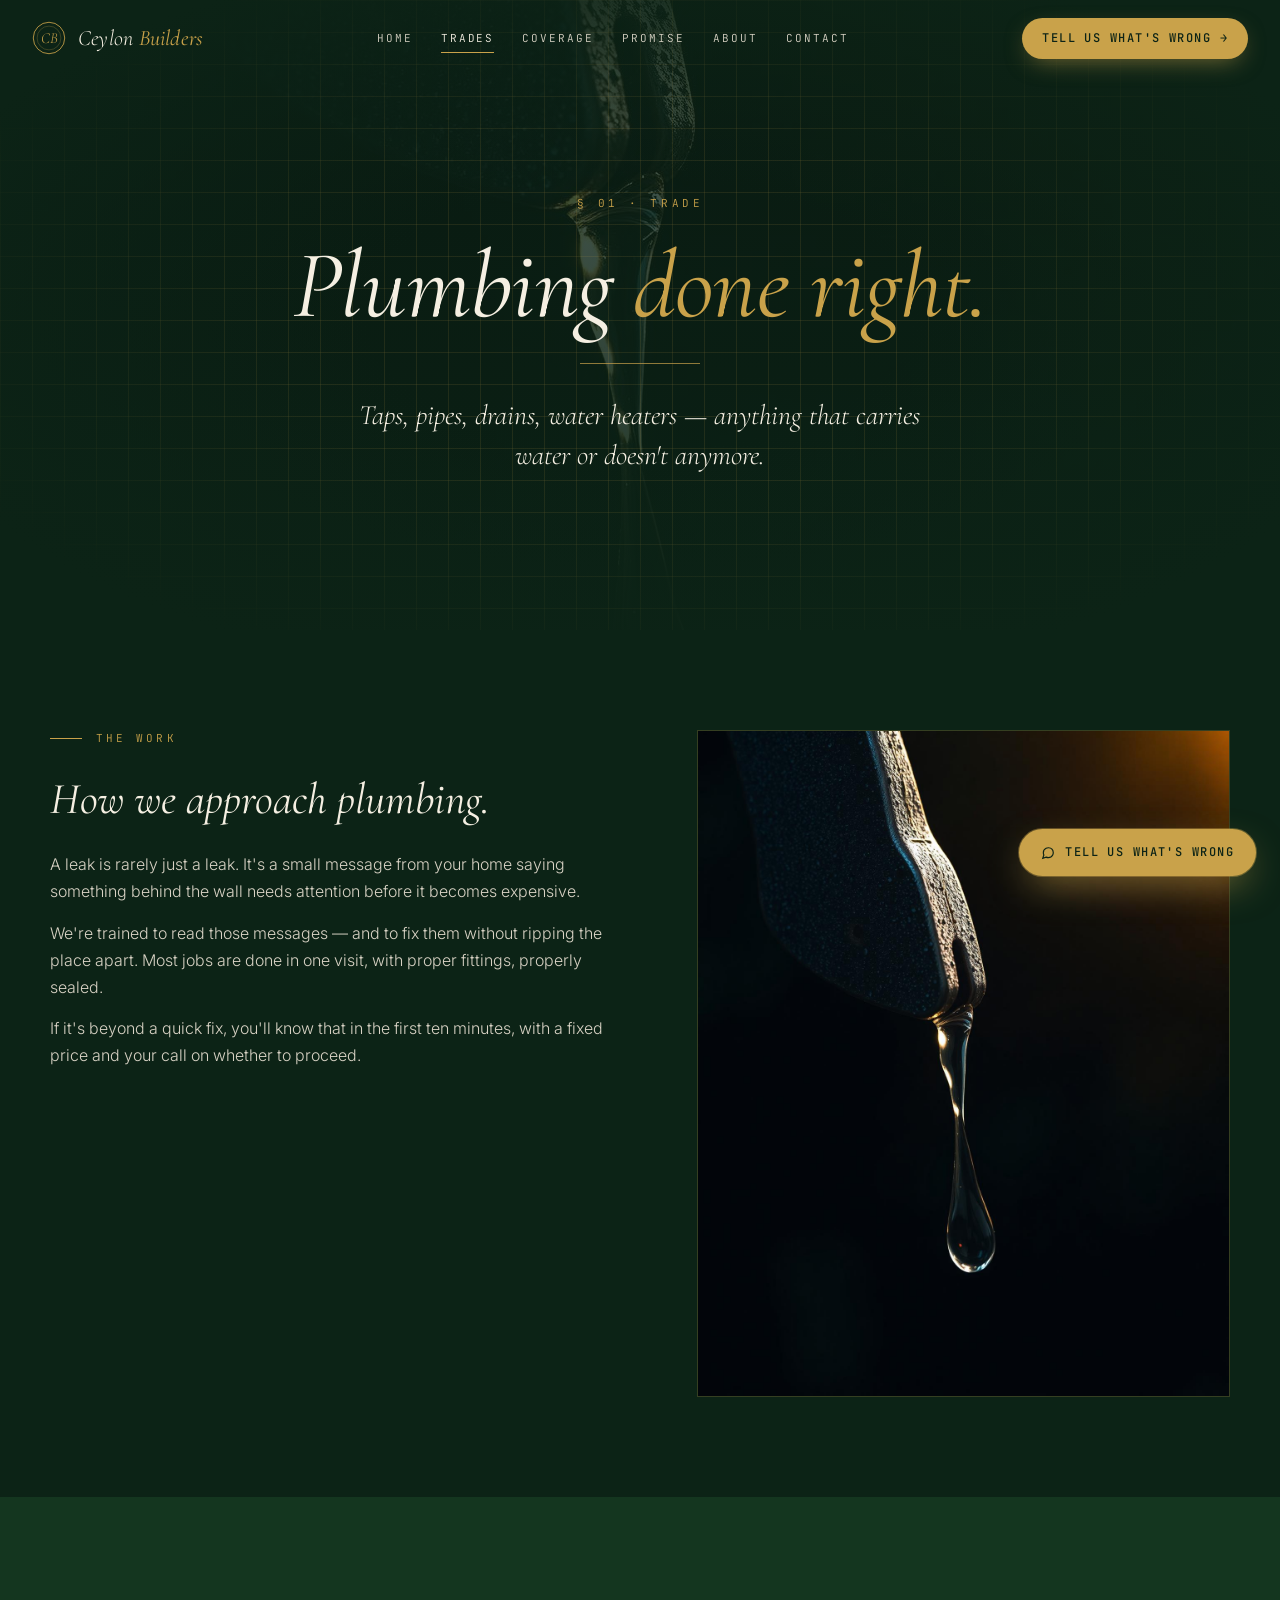
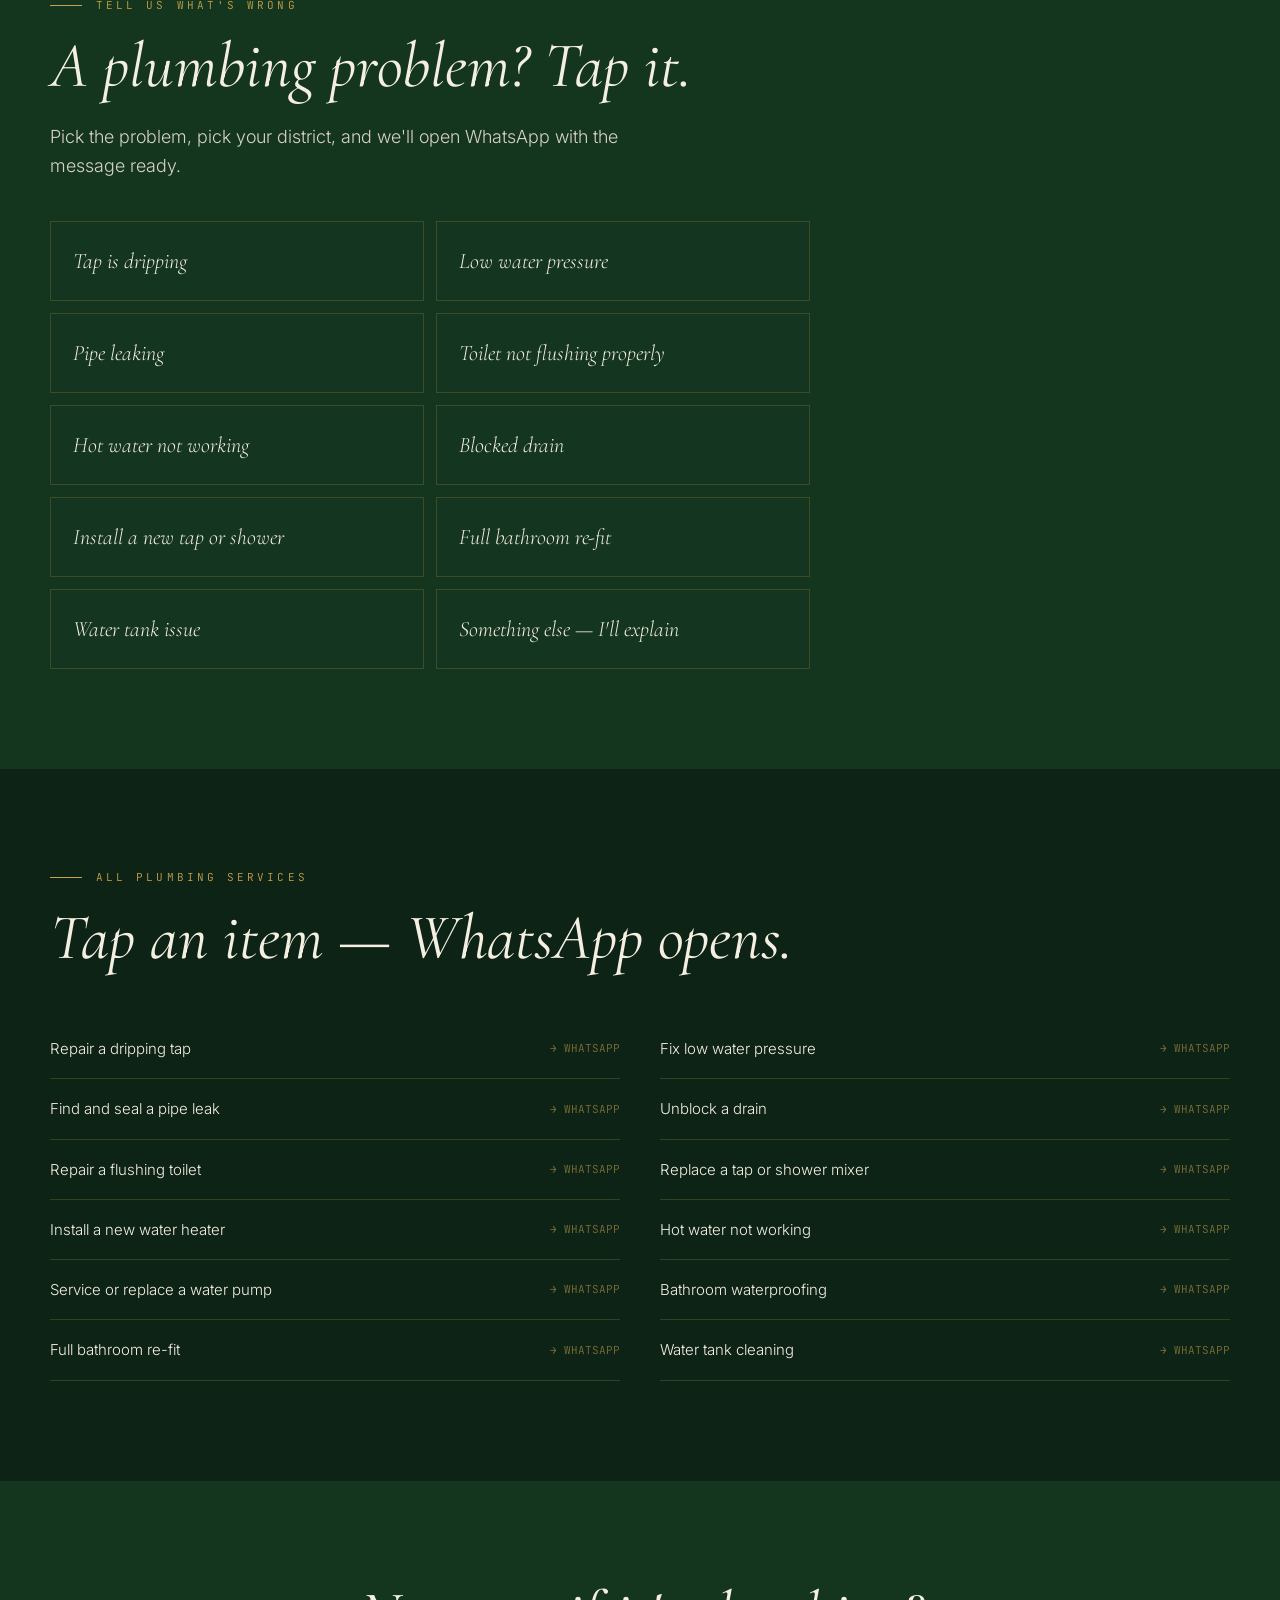
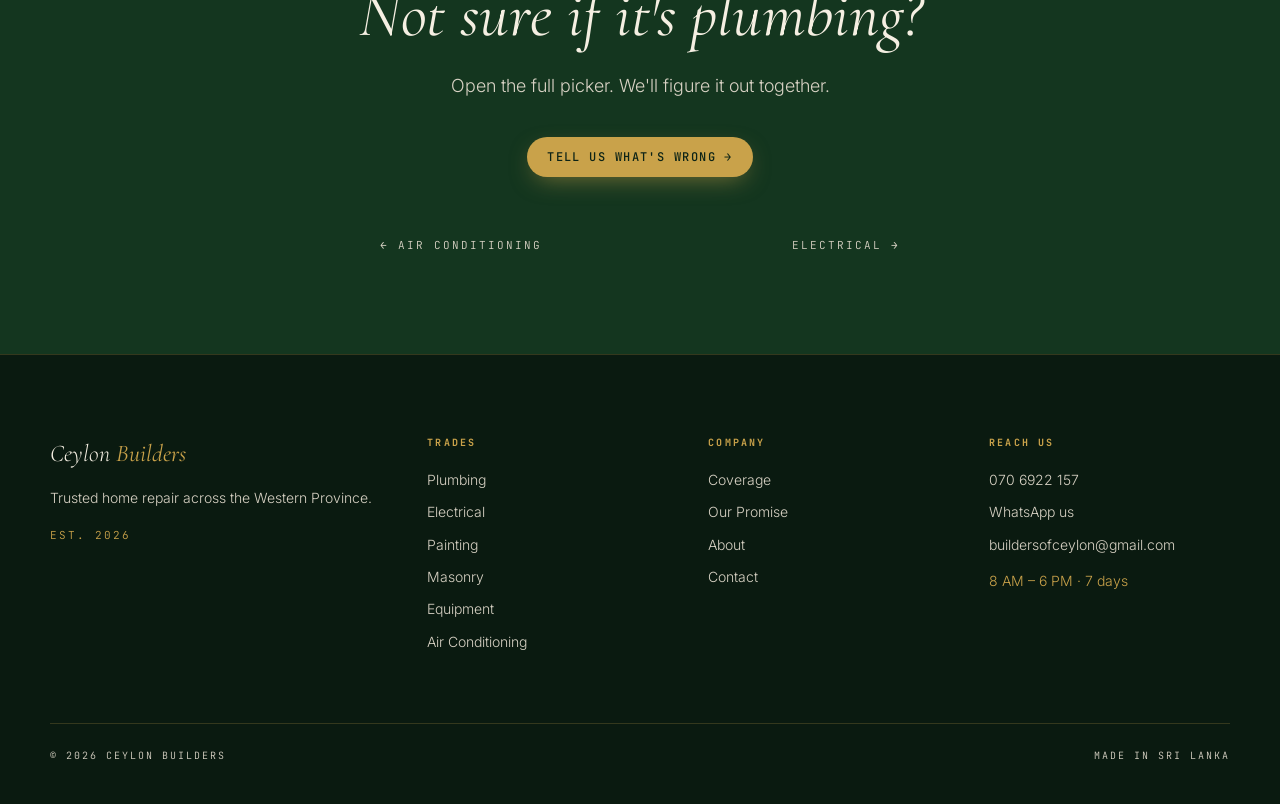
<file: trades/plumbing.html>
<!doctype html>
<html lang="en">
<head>
<meta charset="utf-8">
<meta name="viewport" content="width=device-width,initial-scale=1">
<title>Plumbing — Ceylon Builders</title>
<meta name="description" content="Plumbing repair and installation across Colombo, Gampaha and Kalutara. Taps, pipes, drains, water heaters — anything that carries water or doesn't anymore.">
<meta property="og:title" content="Plumbing — Ceylon Builders">
<meta property="og:description" content="Plumbing repair and installation across Colombo, Gampaha and Kalutara. Taps, pipes, drains, water heaters — anything that carries water or doesn't anymore.">
<meta property="og:image" content="../assets/img/trade-plumbing.jpg">
<meta property="og:type" content="website">
<meta name="twitter:card" content="summary_large_image">
<link rel="preconnect" href="https://fonts.googleapis.com">
<link rel="preconnect" href="https://fonts.gstatic.com" crossorigin>
<link rel="stylesheet" href="https://fonts.googleapis.com/css2?family=Cormorant+Garamond:ital,wght@1,400;1,500&family=Inter:wght@300;400;500&family=JetBrains+Mono:wght@400;500&display=swap">
<link rel="stylesheet" href="../assets/css/site.css">
</head>
<body>
<header class="topbar">
  <a href="../index.html" class="brand">
    <svg class="brand-mark" viewBox="0 0 40 40" fill="none" xmlns="http://www.w3.org/2000/svg">
      <circle cx="20" cy="20" r="18.5" stroke="#c9a24a" stroke-width="1"/>
      <circle cx="20" cy="20" r="14" stroke="#c9a24a" stroke-width="0.6" opacity=".5"/>
      <text x="20" y="26" text-anchor="middle" font-family="Cormorant Garamond, serif" font-style="italic" font-size="18" fill="#c9a24a">CB</text>
    </svg>
    <span class="brand-name"><i>Ceylon</i> <b>Builders</b></span>
  </a>
  <nav class="nav">
    <a href="../index.html" class="">Home</a>
    <a href="../trades/index.html" class="active">Trades</a>
    <a href="../coverage.html" class="">Coverage</a>
    <a href="../promise.html" class="">Promise</a>
    <a href="../about.html" class="">About</a>
    <a href="../contact.html" class="">Contact</a>
  </nav>
  <a href="#" data-cb-picker class="cta-pill">Tell us what's wrong →</a>
  <button class="mobile-toggle" aria-label="Menu" onclick="document.querySelector('.nav').classList.toggle('open')">
    <svg width="22" height="22" viewBox="0 0 24 24" fill="none" stroke="currentColor" stroke-width="2"><path d="M3 6h18M3 12h18M3 18h18"/></svg>
  </button>
</header>
<section class="hero page-hero">
  <div class="hero-img-wrap">
    <img class="hero-img" src="../assets/img/trade-plumbing.jpg" alt="" loading="eager" fetchpriority="high">
  </div>
  <div class="grid-bg"></div>
  <div class="hero-inner">
    <div class="eyebrow">§ 01 · Trade</div>
    <h1 class="wordmark"><i>Plumbing</i> <span class="amp">done right.</span></h1>
    <div class="hairline"></div>
    <p class="sub">Taps, pipes, drains, water heaters — anything that carries water or doesn't anymore.</p>
  </div>
</section>

<section class="section section-dark">
  <div class="wrap editorial reveal">
    <div class="copy">
      <div class="section-label">The work</div>
      <h2>How we approach plumbing.</h2>
      <p>A leak is rarely just a leak. It's a small message from your home saying something behind the wall needs attention before it becomes expensive.</p><p>We're trained to read those messages — and to fix them without ripping the place apart. Most jobs are done in one visit, with proper fittings, properly sealed.</p><p>If it's beyond a quick fix, you'll know that in the first ten minutes, with a fixed price and your call on whether to proceed.</p>
    </div>
    <div class="editorial-img">
      <img src="../assets/img/trade-plumbing.jpg" alt="Plumbing" loading="lazy" width="1280" height="1600">
    </div>
  </div>
</section>

<section class="section section-mid">
  <div class="wrap reveal">
    <div id="cb-inline-picker" data-trade="plumbing"></div>
  </div>
</section>

<section class="section section-dark">
  <div class="wrap reveal">
    <div class="section-label">All plumbing services</div>
    <h2 class="section-title">Tap an item — WhatsApp opens.</h2>
    <div class="services-list">
      <a href="#" data-cb-picker="plumbing"><span>Repair a dripping tap</span><span class="arr">→ WHATSAPP</span></a>
      <a href="#" data-cb-picker="plumbing"><span>Fix low water pressure</span><span class="arr">→ WHATSAPP</span></a>
      <a href="#" data-cb-picker="plumbing"><span>Find and seal a pipe leak</span><span class="arr">→ WHATSAPP</span></a>
      <a href="#" data-cb-picker="plumbing"><span>Unblock a drain</span><span class="arr">→ WHATSAPP</span></a>
      <a href="#" data-cb-picker="plumbing"><span>Repair a flushing toilet</span><span class="arr">→ WHATSAPP</span></a>
      <a href="#" data-cb-picker="plumbing"><span>Replace a tap or shower mixer</span><span class="arr">→ WHATSAPP</span></a>
      <a href="#" data-cb-picker="plumbing"><span>Install a new water heater</span><span class="arr">→ WHATSAPP</span></a>
      <a href="#" data-cb-picker="plumbing"><span>Hot water not working</span><span class="arr">→ WHATSAPP</span></a>
      <a href="#" data-cb-picker="plumbing"><span>Service or replace a water pump</span><span class="arr">→ WHATSAPP</span></a>
      <a href="#" data-cb-picker="plumbing"><span>Bathroom waterproofing</span><span class="arr">→ WHATSAPP</span></a>
      <a href="#" data-cb-picker="plumbing"><span>Full bathroom re-fit</span><span class="arr">→ WHATSAPP</span></a>
      <a href="#" data-cb-picker="plumbing"><span>Water tank cleaning</span><span class="arr">→ WHATSAPP</span></a>
    </div>
  </div>
</section>

<section class="section section-mid center">
  <div class="wrap-narrow reveal">
    <h2 class="section-title">Not sure if it's plumbing?</h2>
    <p class="section-lede" style="margin:0 auto 36px">Open the full picker. We'll figure it out together.</p>
    <a href="#" data-cb-picker class="cta-pill">Tell us what's wrong →</a>
    <div style="margin-top:60px; display:flex; justify-content:space-between; max-width:520px; margin-left:auto; margin-right:auto; font-family:var(--mono); font-size:11px; letter-spacing:.18em; text-transform:uppercase; color:var(--paper-dim)">
      <a href="aircon.html" style="color:var(--paper-dim)">← Air Conditioning</a>
      <a href="electrical.html" style="color:var(--paper-dim)">Electrical →</a>
    </div>
  </div>
</section>
<footer class="foot">
  <div class="foot-grid">
    <div>
      <div class="foot-mark"><i>Ceylon</i> <b>Builders</b></div>
      <p>Trusted home repair across the Western Province.</p>
      <p style="font-family:var(--mono); font-size:11px; letter-spacing:.18em; color:var(--gold); margin-top:18px">EST. 2026</p>
    </div>
    <div>
      <h4>Trades</h4>
      <a href="../trades/plumbing.html">Plumbing</a>
      <a href="../trades/electrical.html">Electrical</a>
      <a href="../trades/painting.html">Painting</a>
      <a href="../trades/masonry.html">Masonry</a>
      <a href="../trades/equipment.html">Equipment</a>
      <a href="../trades/aircon.html">Air Conditioning</a>
    </div>
    <div>
      <h4>Company</h4>
      <a href="../coverage.html">Coverage</a>
      <a href="../promise.html">Our Promise</a>
      <a href="../about.html">About</a>
      <a href="../contact.html">Contact</a>
    </div>
    <div>
      <h4>Reach us</h4>
      <a data-cb-tel><span data-cb-phone></span></a>
      <a data-cb-wa="Hi Ceylon Builders — I'd like to know more.">WhatsApp us</a>
      <a data-cb-email></a>
      <p data-cb-hours style="color:var(--gold); margin-top:14px"></p>
    </div>
  </div>
  <div class="foot-bottom">
    <span>© 2026 Ceylon Builders</span>
    <span>Made in Sri Lanka</span>
  </div>
</footer>

<script src="../assets/js/problems.js"></script>
<script src="../assets/js/site.js"></script>
</body>
</html>
</file>
<file: assets/css/site.css>
/* Ceylon Builders — site-wide styles */
:root{
  --forest-deep:#0c2316;
  --forest:#14361f;
  --forest-soft:#1a4128;
  --gold:#c9a24a;
  --gold-soft:#d9b87a;
  --gold-deep:#8a6b2a;
  --paper:#f5efe2;
  --paper-dim:#d8d2c4;
  --ink:#0a1a10;
  --line:rgba(201,162,74,0.22);
  --serif:'Cormorant Garamond', 'EB Garamond', Georgia, serif;
  --sans:'Inter', system-ui, -apple-system, sans-serif;
  --mono:'JetBrains Mono', ui-monospace, Menlo, monospace;
}
*,*::before,*::after{box-sizing:border-box}
html{scroll-behavior:smooth}
body{
  margin:0; background:var(--forest-deep); color:var(--paper);
  font-family:var(--sans); font-weight:300; line-height:1.55;
  -webkit-font-smoothing:antialiased; text-rendering:optimizeLegibility;
  overflow-x:hidden;
}
img{max-width:100%; display:block}
a{color:inherit; text-decoration:none}
button{font:inherit; color:inherit; background:none; border:0; cursor:pointer}

::selection{background:var(--gold); color:var(--forest-deep)}

/* ---------- blueprint grid ---------- */
.grid-bg{
  position:absolute; inset:0; pointer-events:none;
  background-image:
    linear-gradient(var(--line) 1px, transparent 1px),
    linear-gradient(90deg, var(--line) 1px, transparent 1px);
  background-size:32px 32px;
  mask-image:radial-gradient(ellipse at center, black 40%, transparent 85%);
  opacity:.55;
}
.flash .grid-bg{animation:flash 0.6s ease-out}
@keyframes flash{0%{opacity:.55}40%{opacity:1}100%{opacity:.55}}

/* ---------- top bar ---------- */
.topbar{
  position:fixed; top:0; left:0; right:0; z-index:50;
  display:flex; align-items:center; justify-content:space-between;
  padding:18px 32px;
  transition:background .35s ease, backdrop-filter .35s ease, border-color .35s ease;
  border-bottom:1px solid transparent;
}
.topbar.scrolled{
  background:rgba(12,35,22,0.78);
  backdrop-filter:blur(14px) saturate(1.2);
  -webkit-backdrop-filter:blur(14px) saturate(1.2);
  border-bottom-color:var(--line);
}
.brand{display:flex; align-items:center; gap:12px}
.brand-mark{width:34px; height:34px; display:block}
.brand-name{font-family:var(--serif); font-style:italic; font-size:22px; letter-spacing:.01em; color:var(--paper)}
.brand-name b{color:var(--gold); font-weight:400}

.nav{display:flex; align-items:center; gap:28px}
.nav a{
  font-family:var(--mono); font-size:11px; letter-spacing:.18em; text-transform:uppercase;
  color:var(--paper-dim); position:relative; padding:6px 0;
}
.nav a::after{
  content:""; position:absolute; left:0; right:0; bottom:0; height:1px;
  background:var(--gold); transform-origin:left; transform:scaleX(0);
  transition:transform .4s cubic-bezier(.2,.7,.2,1);
}
.nav a:hover::after, .nav a.active::after{transform:scaleX(1)}
.nav a.active{color:var(--paper)}

.cta-pill{
  display:inline-flex; align-items:center; gap:10px;
  padding:11px 20px; border-radius:999px;
  background:var(--gold); color:var(--forest-deep);
  font-family:var(--mono); font-size:12px; letter-spacing:.12em; text-transform:uppercase;
  font-weight:500; transition:transform .25s ease, background .25s ease, box-shadow .25s ease;
  box-shadow:0 8px 24px -8px rgba(201,162,74,.6);
}
.cta-pill:hover{background:var(--gold-soft); transform:translateY(-1px)}
.cta-ghost{
  display:inline-flex; align-items:center; gap:10px;
  padding:11px 20px; border-radius:999px;
  border:1px solid var(--gold); color:var(--gold);
  font-family:var(--mono); font-size:12px; letter-spacing:.12em; text-transform:uppercase;
  transition:background .25s ease, color .25s ease;
}
.cta-ghost:hover{background:var(--gold); color:var(--forest-deep)}

.mobile-toggle{display:none}

@media (max-width:820px){
  .topbar{padding:14px 18px}
  .nav{display:none}
  .nav.open{
    display:flex; flex-direction:column; position:absolute;
    top:100%; left:0; right:0; padding:18px 24px; gap:14px;
    background:rgba(12,35,22,0.96); border-bottom:1px solid var(--line);
  }
  .mobile-toggle{display:inline-flex; padding:8px; color:var(--gold)}
  .topbar .cta-pill{display:none}
}

/* ---------- hero ---------- */
.hero{
  position:relative; min-height:100vh; display:flex; align-items:center; justify-content:center;
  padding:120px 24px 80px; text-align:center; overflow:hidden;
  background:var(--forest-deep);
}
.hero-img{
  position:absolute; inset:0; width:100%; height:100%; object-fit:cover;
  opacity:.45; filter:saturate(.85) contrast(1.05);
}
.hero-img-wrap{position:absolute; inset:0}
.hero-img-wrap::after{
  content:""; position:absolute; inset:0;
  background:
    radial-gradient(ellipse at center, transparent 30%, var(--forest-deep) 85%),
    linear-gradient(180deg, rgba(12,35,22,.4) 0%, rgba(12,35,22,.85) 100%);
}
.hero-inner{position:relative; z-index:2; max-width:920px}
.eyebrow{
  font-family:var(--mono); font-size:11px; letter-spacing:.32em; text-transform:uppercase;
  color:var(--gold); margin-bottom:28px;
}
.eyebrow .sep{color:var(--gold-deep); margin:0 10px}
.wordmark{
  font-family:var(--serif); font-style:italic; font-weight:400;
  font-size:clamp(56px, 11vw, 148px); line-height:.95; letter-spacing:-.01em;
  color:var(--paper); margin:0 0 24px;
}
.wordmark .amp{color:var(--gold)}
.hairline{width:120px; height:1px; background:var(--gold); margin:32px auto; opacity:.7}
.tagline{
  font-family:var(--mono); font-size:12px; letter-spacing:.28em; text-transform:uppercase;
  color:var(--paper-dim); margin:0 0 18px;
}
.sub{
  font-family:var(--serif); font-style:italic; font-size:clamp(20px, 2.4vw, 28px);
  color:var(--paper); max-width:620px; margin:0 auto 40px; line-height:1.4;
}
.cta-row{display:flex; gap:14px; justify-content:center; flex-wrap:wrap}
.hero-strip{
  position:absolute; bottom:24px; left:0; right:0; z-index:2; text-align:center;
  font-family:var(--mono); font-size:10px; letter-spacing:.24em; text-transform:uppercase;
  color:var(--paper-dim);
}

/* page-hero variant (shorter, for inner pages) */
.page-hero{min-height:70vh; padding:140px 24px 60px}
.page-hero .wordmark{font-size:clamp(44px,8vw,96px)}

/* ---------- sections ---------- */
section{position:relative}
.section{padding:100px 24px; position:relative}
.section-dark{background:var(--forest-deep)}
.section-mid{background:var(--forest)}
.wrap{max-width:1180px; margin:0 auto}
.wrap-narrow{max-width:780px; margin:0 auto}
.section-label{
  font-family:var(--mono); font-size:11px; letter-spacing:.28em; text-transform:uppercase;
  color:var(--gold); margin-bottom:18px; display:flex; align-items:center; gap:14px;
}
.section-label::before{content:""; width:32px; height:1px; background:var(--gold)}
.section-title{
  font-family:var(--serif); font-style:italic; font-weight:400;
  font-size:clamp(36px, 5vw, 64px); line-height:1.05; margin:0 0 24px; color:var(--paper);
}
.section-lede{font-size:18px; color:var(--paper-dim); max-width:640px; line-height:1.6}

/* ---------- trust strip ---------- */
.trust{
  display:grid; grid-template-columns:repeat(4,1fr); gap:0;
  border-top:1px solid var(--line); border-bottom:1px solid var(--line);
  background:var(--forest);
}
.trust > div{
  padding:36px 28px; border-right:1px solid var(--line);
  display:flex; flex-direction:column; gap:6px;
}
.trust > div:last-child{border-right:0}
.trust .k{font-family:var(--mono); font-size:10px; letter-spacing:.24em; text-transform:uppercase; color:var(--gold)}
.trust .v{font-family:var(--serif); font-style:italic; font-size:24px; color:var(--paper); line-height:1.2}
@media (max-width:780px){ .trust{grid-template-columns:repeat(2,1fr)} .trust > div:nth-child(2){border-right:0} }

/* ---------- trade grid ---------- */
.trade-grid{display:grid; grid-template-columns:repeat(3,1fr); gap:24px; margin-top:48px}
@media (max-width:980px){ .trade-grid{grid-template-columns:repeat(2,1fr)} }
@media (max-width:600px){ .trade-grid{grid-template-columns:1fr} }
.trade-card{
  position:relative; display:block; aspect-ratio:4/5; overflow:hidden;
  border:1px solid var(--line); background:var(--forest);
  transition:transform .5s cubic-bezier(.2,.7,.2,1), border-color .3s ease;
}
.trade-card:hover{transform:translateY(-6px); border-color:var(--gold)}
.trade-card img{
  position:absolute; inset:0; width:100%; height:100%; object-fit:cover;
  transition:transform .8s cubic-bezier(.2,.7,.2,1), opacity .4s ease;
  opacity:.55;
}
.trade-card:hover img{transform:scale(1.06); opacity:.7}
.trade-card::after{
  content:""; position:absolute; inset:0;
  background:linear-gradient(180deg, transparent 40%, var(--forest-deep) 100%);
}
.trade-card .info{
  position:absolute; bottom:0; left:0; right:0; z-index:2;
  padding:24px 24px 22px;
}
.trade-card .n{font-family:var(--mono); font-size:10px; letter-spacing:.22em; color:var(--gold)}
.trade-card .t{font-family:var(--serif); font-style:italic; font-size:32px; color:var(--paper); margin:6px 0 4px; line-height:1.05}
.trade-card .d{font-size:13px; color:var(--paper-dim)}
.trade-card .arrow{
  position:absolute; top:18px; right:18px; z-index:2;
  width:36px; height:36px; border:1px solid var(--gold); border-radius:50%;
  display:grid; place-items:center; color:var(--gold);
  opacity:0; transform:translateY(-4px); transition:opacity .3s ease, transform .3s ease;
}
.trade-card:hover .arrow{opacity:1; transform:translateY(0)}
.trade-card .corner{
  position:absolute; width:14px; height:14px; border:1px solid var(--gold);
  opacity:0; transition:opacity .3s ease; z-index:2;
}
.trade-card:hover .corner{opacity:.8}
.trade-card .corner.tl{top:8px; left:8px; border-right:0; border-bottom:0}
.trade-card .corner.tr{top:8px; right:8px; border-left:0; border-bottom:0}
.trade-card .corner.bl{bottom:8px; left:8px; border-right:0; border-top:0}
.trade-card .corner.br{bottom:8px; right:8px; border-left:0; border-top:0}

/* ---------- steps / how it works ---------- */
.steps{display:grid; grid-template-columns:repeat(4,1fr); gap:24px; margin-top:48px}
@media (max-width:880px){ .steps{grid-template-columns:repeat(2,1fr)} }
@media (max-width:520px){ .steps{grid-template-columns:1fr} }
.step{
  padding:32px 24px; border:1px solid var(--line); position:relative;
  background:rgba(20,54,31,.4);
}
.step .num{font-family:var(--mono); font-size:11px; letter-spacing:.22em; color:var(--gold)}
.step h3{font-family:var(--serif); font-style:italic; font-size:26px; color:var(--paper); margin:14px 0 10px; font-weight:400}
.step p{font-size:14px; color:var(--paper-dim); margin:0}

/* ---------- editorial layout (trade detail pages) ---------- */
.editorial{display:grid; grid-template-columns:1.1fr 1fr; gap:60px; align-items:start}
@media (max-width:880px){ .editorial{grid-template-columns:1fr; gap:32px} }
.editorial .copy h2{font-family:var(--serif); font-style:italic; font-weight:400; font-size:44px; margin:0 0 18px; color:var(--paper)}
.editorial .copy p{font-size:16px; color:var(--paper-dim); line-height:1.7; margin:0 0 14px}
.editorial-img{position:relative; aspect-ratio:4/5; overflow:hidden; border:1px solid var(--line)}
.editorial-img img{position:absolute; inset:0; width:100%; height:100%; object-fit:cover}

.gallery{display:grid; grid-template-columns:repeat(4,1fr); gap:12px; margin-top:60px}
@media (max-width:880px){ .gallery{grid-template-columns:repeat(2,1fr)} }
.gallery div{position:relative; aspect-ratio:1/1; overflow:hidden; border:1px solid var(--line)}
.gallery img{width:100%; height:100%; object-fit:cover; transition:transform .8s ease}
.gallery div:hover img{transform:scale(1.07)}

/* services list on trade page */
.services-list{margin-top:48px; display:grid; grid-template-columns:repeat(2,1fr); gap:0 40px}
@media (max-width:680px){ .services-list{grid-template-columns:1fr} }
.services-list a{
  display:flex; justify-content:space-between; align-items:center;
  padding:18px 0; border-bottom:1px solid var(--line);
  font-size:15px; color:var(--paper); transition:color .2s ease, padding .2s ease;
}
.services-list a:hover{color:var(--gold); padding-left:8px}
.services-list a .arr{font-family:var(--mono); font-size:11px; color:var(--gold); opacity:.6}

/* ---------- coverage / map ---------- */
.coverage{display:grid; grid-template-columns:1fr 1fr; gap:60px; align-items:center}
@media (max-width:880px){ .coverage{grid-template-columns:1fr} }
.map-svg{width:100%; height:auto; max-height:560px; border:1px solid var(--line); background:rgba(20,54,31,.4); padding:24px}
.map-svg .land{fill:var(--forest-soft); stroke:var(--gold); stroke-width:.8; opacity:.9}
.map-svg .dot{fill:var(--gold)}
.map-svg .pulse{fill:var(--gold); opacity:.4; animation:pulse 2.4s ease-out infinite}
@keyframes pulse{0%{r:6; opacity:.5}100%{r:28; opacity:0}}
.map-svg .label{fill:var(--paper); font-family:var(--mono); font-size:10px; letter-spacing:.15em; text-transform:uppercase}
.district-list{display:flex; flex-direction:column; gap:20px}
.district-card{
  display:grid; grid-template-columns:120px 1fr; gap:18px; align-items:center;
  padding:18px; border:1px solid var(--line); background:rgba(20,54,31,.4);
}
.district-card img{width:120px; height:90px; object-fit:cover}
.district-card .t{font-family:var(--serif); font-style:italic; font-size:24px; color:var(--paper)}
.district-card .d{font-family:var(--mono); font-size:11px; letter-spacing:.18em; color:var(--gold); margin-top:4px}

/* ---------- faq / accordion ---------- */
.faq details{
  border-bottom:1px solid var(--line); padding:22px 0;
}
.faq summary{
  list-style:none; cursor:pointer; display:flex; justify-content:space-between; gap:24px;
  font-family:var(--serif); font-style:italic; font-size:22px; color:var(--paper);
}
.faq summary::-webkit-details-marker{display:none}
.faq summary::after{content:"+"; color:var(--gold); font-family:var(--mono); transition:transform .3s ease}
.faq details[open] summary::after{transform:rotate(45deg)}
.faq p{margin:14px 0 0; color:var(--paper-dim); font-size:15px; line-height:1.7; max-width:680px}

/* ---------- footer ---------- */
.foot{padding:80px 24px 40px; background:var(--ink); border-top:1px solid var(--line)}
.foot-grid{display:grid; grid-template-columns:1.4fr 1fr 1fr 1fr; gap:40px; max-width:1180px; margin:0 auto}
@media (max-width:880px){ .foot-grid{grid-template-columns:1fr 1fr; gap:32px} }
@media (max-width:520px){ .foot-grid{grid-template-columns:1fr} }
.foot h4{font-family:var(--mono); font-size:10px; letter-spacing:.22em; text-transform:uppercase; color:var(--gold); margin:0 0 18px}
.foot a, .foot p{display:block; color:var(--paper-dim); font-size:14px; margin-bottom:10px; line-height:1.6}
.foot a:hover{color:var(--gold)}
.foot-bottom{
  max-width:1180px; margin:60px auto 0; padding-top:24px; border-top:1px solid var(--line);
  display:flex; justify-content:space-between; flex-wrap:wrap; gap:12px;
  font-family:var(--mono); font-size:10px; letter-spacing:.2em; text-transform:uppercase; color:var(--paper-dim);
}
.foot-mark{font-family:var(--serif); font-style:italic; font-size:24px; color:var(--paper); margin-bottom:10px}
.foot-mark b{color:var(--gold); font-weight:400}

/* ---------- floating CTA ---------- */
.float-cta{
  position:fixed; bottom:24px; right:24px; z-index:40;
  display:inline-flex; align-items:center; gap:10px;
  padding:14px 22px; border-radius:999px;
  background:var(--gold); color:var(--forest-deep);
  font-family:var(--mono); font-size:12px; letter-spacing:.12em; text-transform:uppercase;
  font-weight:500;
  box-shadow:0 14px 38px -10px rgba(201,162,74,.7), 0 0 0 1px rgba(201,162,74,.4);
  transition:transform .25s ease, box-shadow .25s ease;
  animation:floatIn .6s ease-out .4s both;
}
.float-cta:hover{transform:translateY(-2px) scale(1.03)}
@keyframes floatIn{from{opacity:0; transform:translateY(20px)} to{opacity:1; transform:translateY(0)}}
@media (max-width:520px){ .float-cta{bottom:16px; right:16px; padding:12px 18px; font-size:11px} }

/* ---------- picker dialog ---------- */
.picker{
  border:0; padding:0; background:transparent; max-width:100%; max-height:100%;
  width:100vw; height:100dvh;
}
.picker::backdrop{background:rgba(10,26,16,.85); backdrop-filter:blur(10px)}
.picker-inner{
  width:100%; height:100%; display:flex; flex-direction:column;
  background:var(--forest-deep); color:var(--paper);
  position:relative; overflow:hidden;
}
.picker-head{
  display:flex; align-items:center; justify-content:space-between;
  padding:20px 28px; border-bottom:1px solid var(--line);
}
.picker-head .crumb{font-family:var(--mono); font-size:11px; letter-spacing:.22em; color:var(--gold); text-transform:uppercase}
.picker-head .x{
  width:38px; height:38px; border:1px solid var(--line); border-radius:50%;
  display:grid; place-items:center; color:var(--paper); transition:border-color .2s ease, color .2s ease;
}
.picker-head .x:hover{border-color:var(--gold); color:var(--gold)}
.picker-progress{display:flex; gap:6px; padding:0 28px; margin-top:14px}
.picker-progress span{flex:1; height:2px; background:var(--line); border-radius:2px; transition:background .4s ease}
.picker-progress span.on{background:var(--gold)}
.picker-body{
  flex:1; overflow-y:auto; padding:40px 28px 28px;
  display:flex; flex-direction:column; align-items:center; justify-content:flex-start;
}
.picker-body h2{
  font-family:var(--serif); font-style:italic; font-weight:400;
  font-size:clamp(32px,5vw,52px); margin:0 0 12px; text-align:center; color:var(--paper);
}
.picker-body .sub{font-family:var(--sans); font-style:normal; font-size:14px; color:var(--paper-dim); margin:0 0 36px; text-align:center}
.picker-options{
  display:grid; gap:12px; width:100%; max-width:760px;
  grid-template-columns:repeat(2, 1fr);
  animation:slideIn .4s cubic-bezier(.2,.7,.2,1);
}
.picker-options.cols-3{grid-template-columns:repeat(3,1fr)}
.picker-options.cols-1{grid-template-columns:1fr}
@media (max-width:600px){ .picker-options, .picker-options.cols-3{grid-template-columns:1fr} }
@keyframes slideIn{from{opacity:0; transform:translateY(12px)} to{opacity:1; transform:translateY(0)}}
.picker-opt{
  display:flex; flex-direction:column; align-items:flex-start; gap:6px;
  padding:22px 22px; border:1px solid var(--line); background:rgba(20,54,31,.4);
  text-align:left; color:var(--paper); transition:all .25s ease;
  font-family:var(--sans); font-size:16px;
}
.picker-opt:hover{border-color:var(--gold); background:rgba(201,162,74,.08); transform:translateY(-2px)}
.picker-opt .ot{font-family:var(--serif); font-style:italic; font-size:22px}
.picker-opt .od{font-size:13px; color:var(--paper-dim)}
.picker-foot{
  padding:24px 28px; border-top:1px solid var(--line);
  display:flex; justify-content:space-between; align-items:center; gap:12px;
}
.picker-foot .back{font-family:var(--mono); font-size:11px; letter-spacing:.18em; text-transform:uppercase; color:var(--paper-dim)}
.picker-foot .back:hover{color:var(--gold)}
.picker-foot .send{
  display:inline-flex; align-items:center; gap:12px;
  padding:16px 28px; background:var(--gold); color:var(--forest-deep); border-radius:999px;
  font-family:var(--mono); font-size:12px; letter-spacing:.18em; text-transform:uppercase; font-weight:500;
  transition:background .2s ease, transform .2s ease;
}
.picker-foot .send:hover{background:var(--gold-soft); transform:translateY(-1px)}
.picker-foot .send[disabled]{opacity:.4; pointer-events:none}

.picker-preview{
  margin-top:30px; padding:18px 22px; border:1px dashed var(--line);
  font-family:var(--mono); font-size:12px; color:var(--paper-dim); max-width:760px; width:100%;
  line-height:1.6;
}
.picker-preview b{color:var(--gold); font-weight:400}

/* ---------- reveal on scroll ---------- */
.reveal{opacity:0; transform:translateY(24px); transition:opacity .9s ease, transform .9s ease}
.reveal.in{opacity:1; transform:translateY(0)}

/* ---------- view transitions ---------- */
@media (prefers-reduced-motion: no-preference){
  ::view-transition-old(root), ::view-transition-new(root){
    animation-duration:.5s; animation-timing-function:cubic-bezier(.2,.7,.2,1);
  }
  ::view-transition-old(root){animation-name:vt-out}
  ::view-transition-new(root){animation-name:vt-in}
}
@keyframes vt-out{to{opacity:0; transform:translateY(-12px)}}
@keyframes vt-in{from{opacity:0; transform:translateY(12px)}}

/* ---------- cursor ring (desktop only) ---------- */
.cursor-ring{
  position:fixed; top:0; left:0; width:28px; height:28px; border:1px solid var(--gold);
  border-radius:50%; pointer-events:none; z-index:60;
  transform:translate(-50%,-50%); transition:width .2s ease, height .2s ease, opacity .2s ease, background .2s ease;
  opacity:0; mix-blend-mode:difference;
}
.cursor-ring.show{opacity:.8}
.cursor-ring.big{width:60px; height:60px; background:rgba(201,162,74,.15)}
@media (hover:none), (pointer:coarse){ .cursor-ring{display:none} }

/* ---------- utilities ---------- */
.center{text-align:center}
.mt-40{margin-top:40px}
.mt-60{margin-top:60px}

/* ---------- promise / about layouts ---------- */
.promise-grid{display:grid; grid-template-columns:repeat(3,1fr); gap:24px; margin-top:48px}
@media (max-width:880px){ .promise-grid{grid-template-columns:1fr} }
.promise-card{padding:36px 28px; border:1px solid var(--line); background:rgba(20,54,31,.4)}
.promise-card .icon{width:36px; height:36px; color:var(--gold); margin-bottom:18px}
.promise-card h3{font-family:var(--serif); font-style:italic; font-weight:400; font-size:28px; margin:0 0 10px; color:var(--paper)}
.promise-card p{margin:0; color:var(--paper-dim); font-size:14px; line-height:1.6}

/* ---------- contact ---------- */
.contact-grid{display:grid; grid-template-columns:1fr 1fr; gap:48px; margin-top:48px}
@media (max-width:880px){ .contact-grid{grid-template-columns:1fr} }
.contact-card{padding:36px; border:1px solid var(--line); background:rgba(20,54,31,.4)}
.contact-card .label{font-family:var(--mono); font-size:11px; letter-spacing:.22em; color:var(--gold); text-transform:uppercase; margin-bottom:12px}
.contact-card .value{font-family:var(--serif); font-style:italic; font-size:32px; color:var(--paper); display:block; margin-bottom:8px}
.contact-card .note{color:var(--paper-dim); font-size:14px}

@media (prefers-reduced-motion: reduce){
  *, *::before, *::after{ animation-duration:.01ms !important; animation-iteration-count:1 !important; transition-duration:.01ms !important; }
  .reveal{opacity:1; transform:none}
}
</file>
